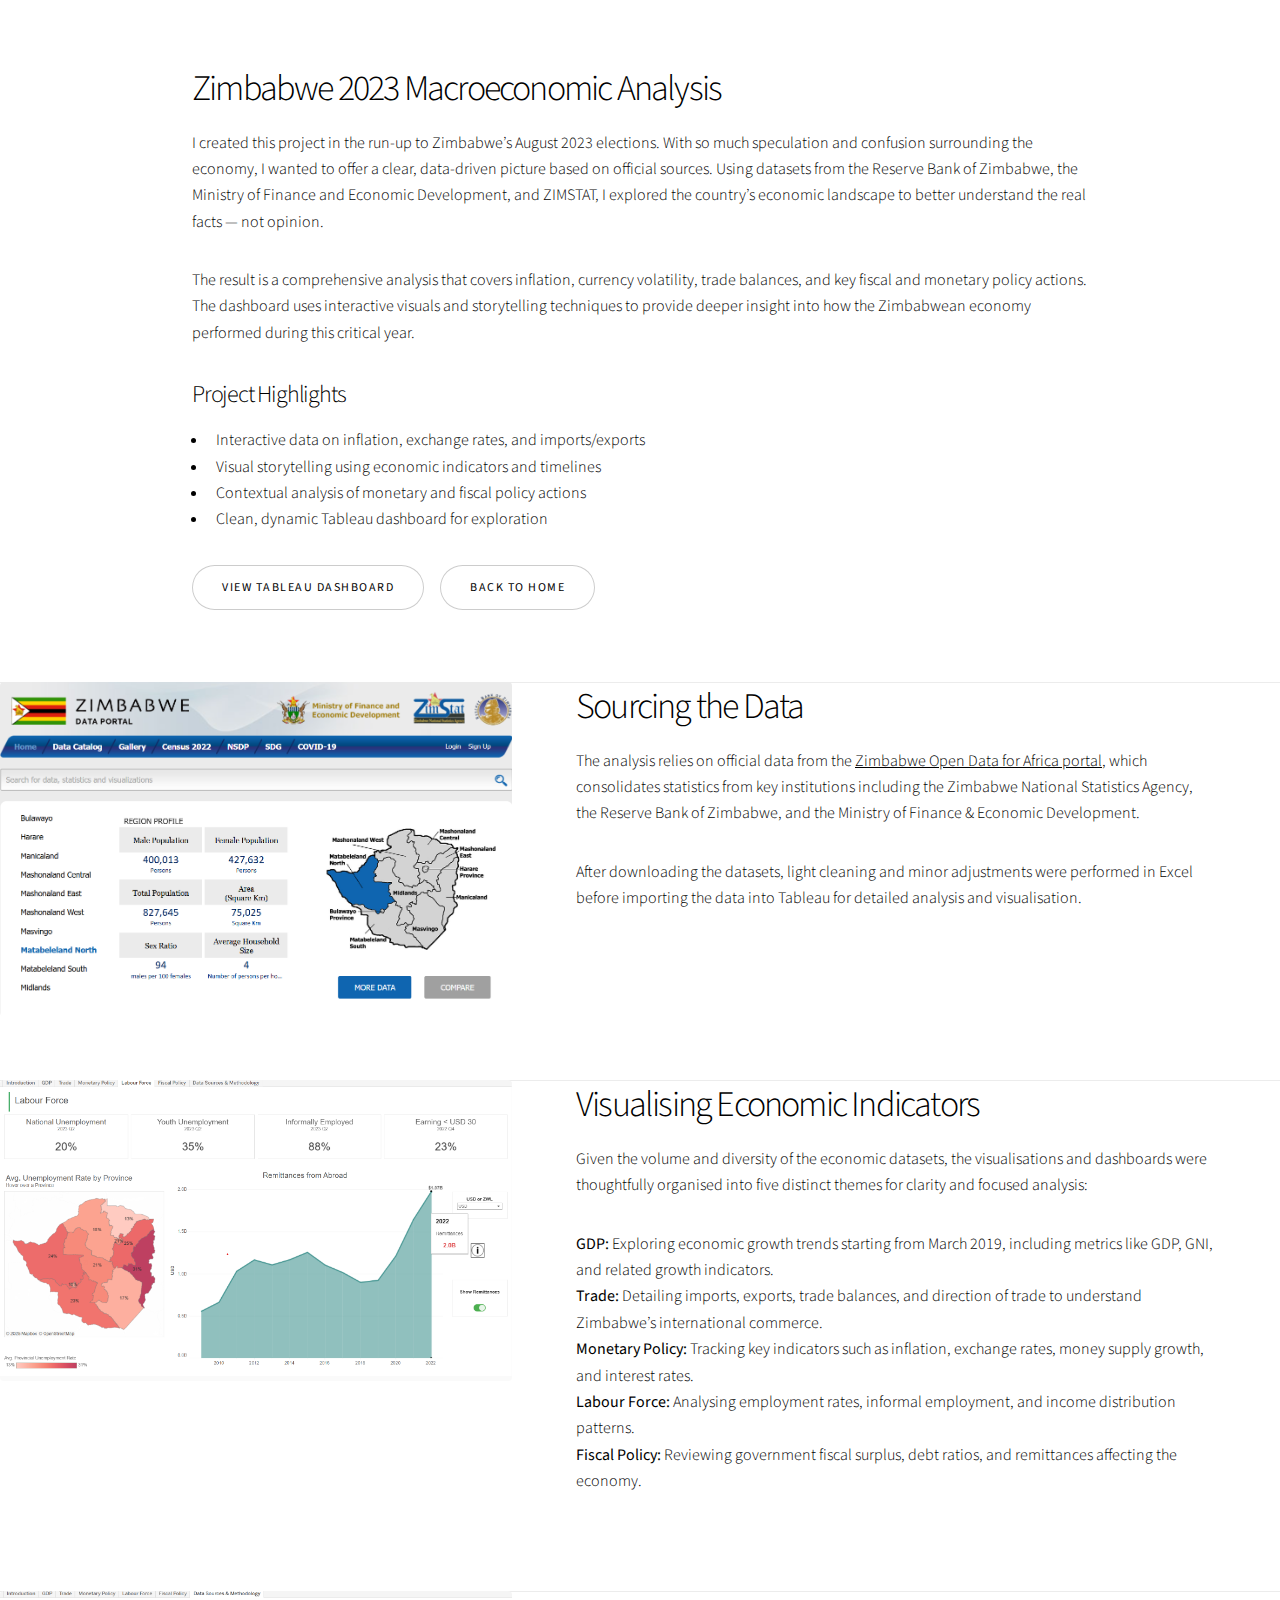
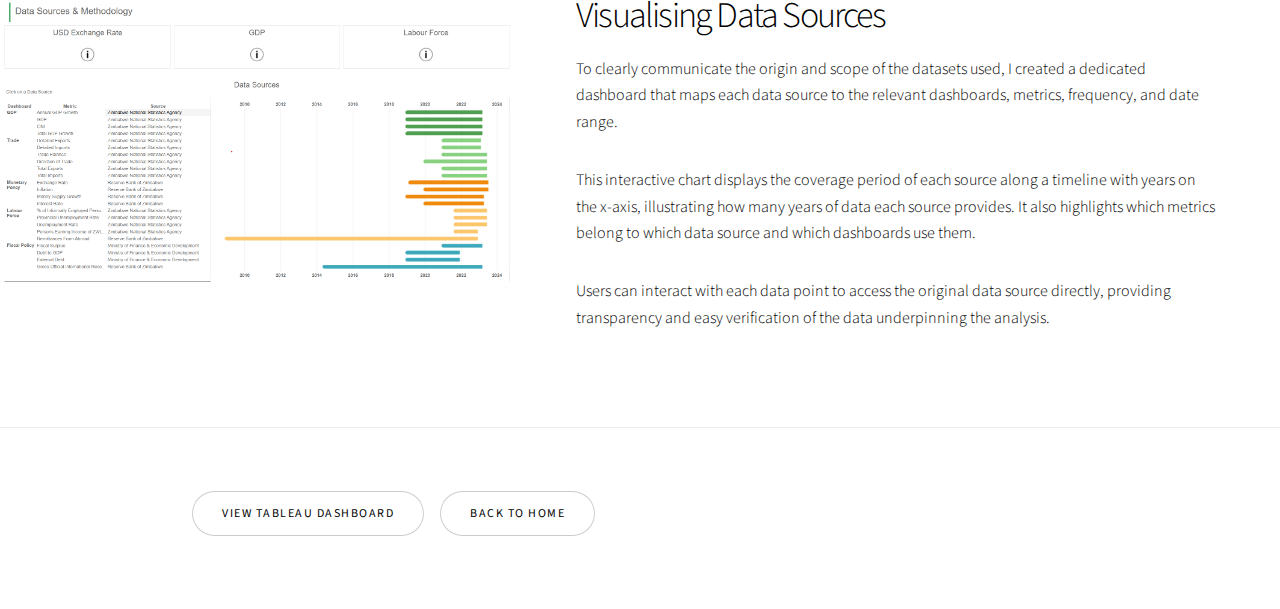
<file: 2023-macroeconomic-analysis.html>
<!DOCTYPE html>
<html lang="en">
<head>
  <meta charset="UTF-8" />
  <meta name="viewport" content="width=device-width, initial-scale=1" />
  <title>Springboks 2023 Rugby World Cup Campaign | Tadiwanashe Mudzongo</title>
  <link rel="stylesheet" href="/assets/css/main.css" />
  <noscript><link rel="stylesheet" href="/assets/css/noscript.css" /></noscript>
</head>
<body class="is-preload">

  <!-- Wrapper -->
  <div id="wrapper" class="divided">

<section class="spotlight style1 orient-top content-align-left image-position-top onscroll-fade-in" id="zimbabwe-macro-analysis">
  <div class="content">
    <h2>Zimbabwe 2023 Macroeconomic Analysis</h2>
    <p>I created this project in the run-up to Zimbabwe’s August 2023 elections. With so much speculation and confusion surrounding the economy, I wanted to offer a clear, data-driven picture based on official sources. Using datasets from the Reserve Bank of Zimbabwe, the Ministry of Finance and Economic Development, and ZIMSTAT, I explored the country’s economic landscape to better understand the real facts — not opinion.</p>
    
    <p>The result is a comprehensive analysis that covers inflation, currency volatility, trade balances, and key fiscal and monetary policy actions. The dashboard uses interactive visuals and storytelling techniques to provide deeper insight into how the Zimbabwean economy performed during this critical year.</p>

    <h3>Project Highlights</h3>
    <ul>
      <li>Interactive data on inflation, exchange rates, and imports/exports</li>
      <li>Visual storytelling using economic indicators and timelines</li>
      <li>Contextual analysis of monetary and fiscal policy actions</li>
      <li>Clean, dynamic Tableau dashboard for exploration</li>
    </ul>

    <ul class="actions">
      <li><a href="https://public.tableau.com/app/profile/tadiwanashe.mudzongo/viz/Zimbabwe2023MacroeconomicAnalysis/Introduction" class="button" target="_blank" rel="noopener">View Tableau Dashboard</a></li>
      <li><a href="../index.html" class="button alt">Back to Home</a></li>
    </ul>
  </div>
</section>






<section id="sourcing-data" class="springboks-spotlight">
  <div class="image">
    <img src="images/methodology.png" alt="Data sourcing and methodology visual" />
  </div>
  <div class="content">
    <h2>Sourcing the Data</h2>
    <p>
      The analysis relies on official data from the <a href="https://zimbabwe.opendataforafrica.org/" target="_blank" rel="noopener">Zimbabwe Open Data for Africa portal</a>, which consolidates statistics from key institutions including the Zimbabwe National Statistics Agency, the Reserve Bank of Zimbabwe, and the Ministry of Finance & Economic Development.  
    </p>
    <p>
      After downloading the datasets, light cleaning and minor adjustments were performed in Excel before importing the data into Tableau for detailed analysis and visualisation.
    </p>
  </div>
</section>





<section id="sourcing-data" class="springboks-spotlight">
  <div class="image">
    <img src="images/remittances-viz.png" alt="Visualising economic indicators dashboard" />
  </div>
  <div class="content">
    <h2>Visualising Economic Indicators</h2>
    <p>
      Given the volume and diversity of the economic datasets, the visualisations and dashboards were thoughtfully organised into five distinct themes for clarity and focused analysis:
    </p>
    <p>
      <strong>GDP:</strong> Exploring economic growth trends starting from March 2019, including metrics like GDP, GNI, and related growth indicators.<br />
      <strong>Trade:</strong> Detailing imports, exports, trade balances, and direction of trade to understand Zimbabwe’s international commerce.<br />
      <strong>Monetary Policy:</strong> Tracking key indicators such as inflation, exchange rates, money supply growth, and interest rates.<br />
      <strong>Labour Force:</strong> Analysing employment rates, informal employment, and income distribution patterns.<br />
      <strong>Fiscal Policy:</strong> Reviewing government fiscal surplus, debt ratios, and remittances affecting the economy.
    </p>
   
  </div>
</section>


<section id="data-sources-visualisation" class="springboks-spotlight">
  <div class="image">
    <img src="images/datasources-methodology.png" alt="Visualisation of data sources and their coverage periods" />
  </div>
  <div class="content">
    <h2>Visualising Data Sources</h2>
    <p>
      To clearly communicate the origin and scope of the datasets used, I created a dedicated dashboard that maps each data source to the relevant dashboards, metrics, frequency, and date range. 
    </p>
    <p>
      This interactive chart displays the coverage period of each source along a timeline with years on the x-axis, illustrating how many years of data each source provides. It also highlights which metrics belong to which data source and which dashboards use them.
    </p>
    <p>
      Users can interact with each data point to access the original data source directly, providing transparency and easy verification of the data underpinning the analysis.
    </p>
  </div>
</section>


<section class="spotlight style1 orient-top content-align-left image-position-top onscroll-fade-in">
  <div class="content" style="padding: 4;">
    <!-- <h2>Key Insights</h2>
    Other words.</p> -->

    <ul class="actions">
      <li><a href="https://public.tableau.com/app/profile/tadiwanashe.mudzongo/viz/Zimbabwe2023MacroeconomicAnalysis/Introduction" class="button" target="_blank" rel="noopener">View Tableau Dashboard</a></li>
      <li><a href="../index.html" class="button alt">Back to Home</a></li>
    </ul>



  <!-- Scripts -->
  <script src="../assets/js/jquery.min.js"></script>
  <script src="../assets/js/jquery.scrollex.min.js"></script>
  <script src="../assets/js/jquery.scrolly.min.js"></script>
  <script src="../assets/js/browser.min.js"></script>
  <script src="../assets/js/breakpoints.min.js"></script>
  <script src="../assets/js/util.js"></script>
  <script src="../assets/js/main.js"></script>

</body>
</html>
</file>
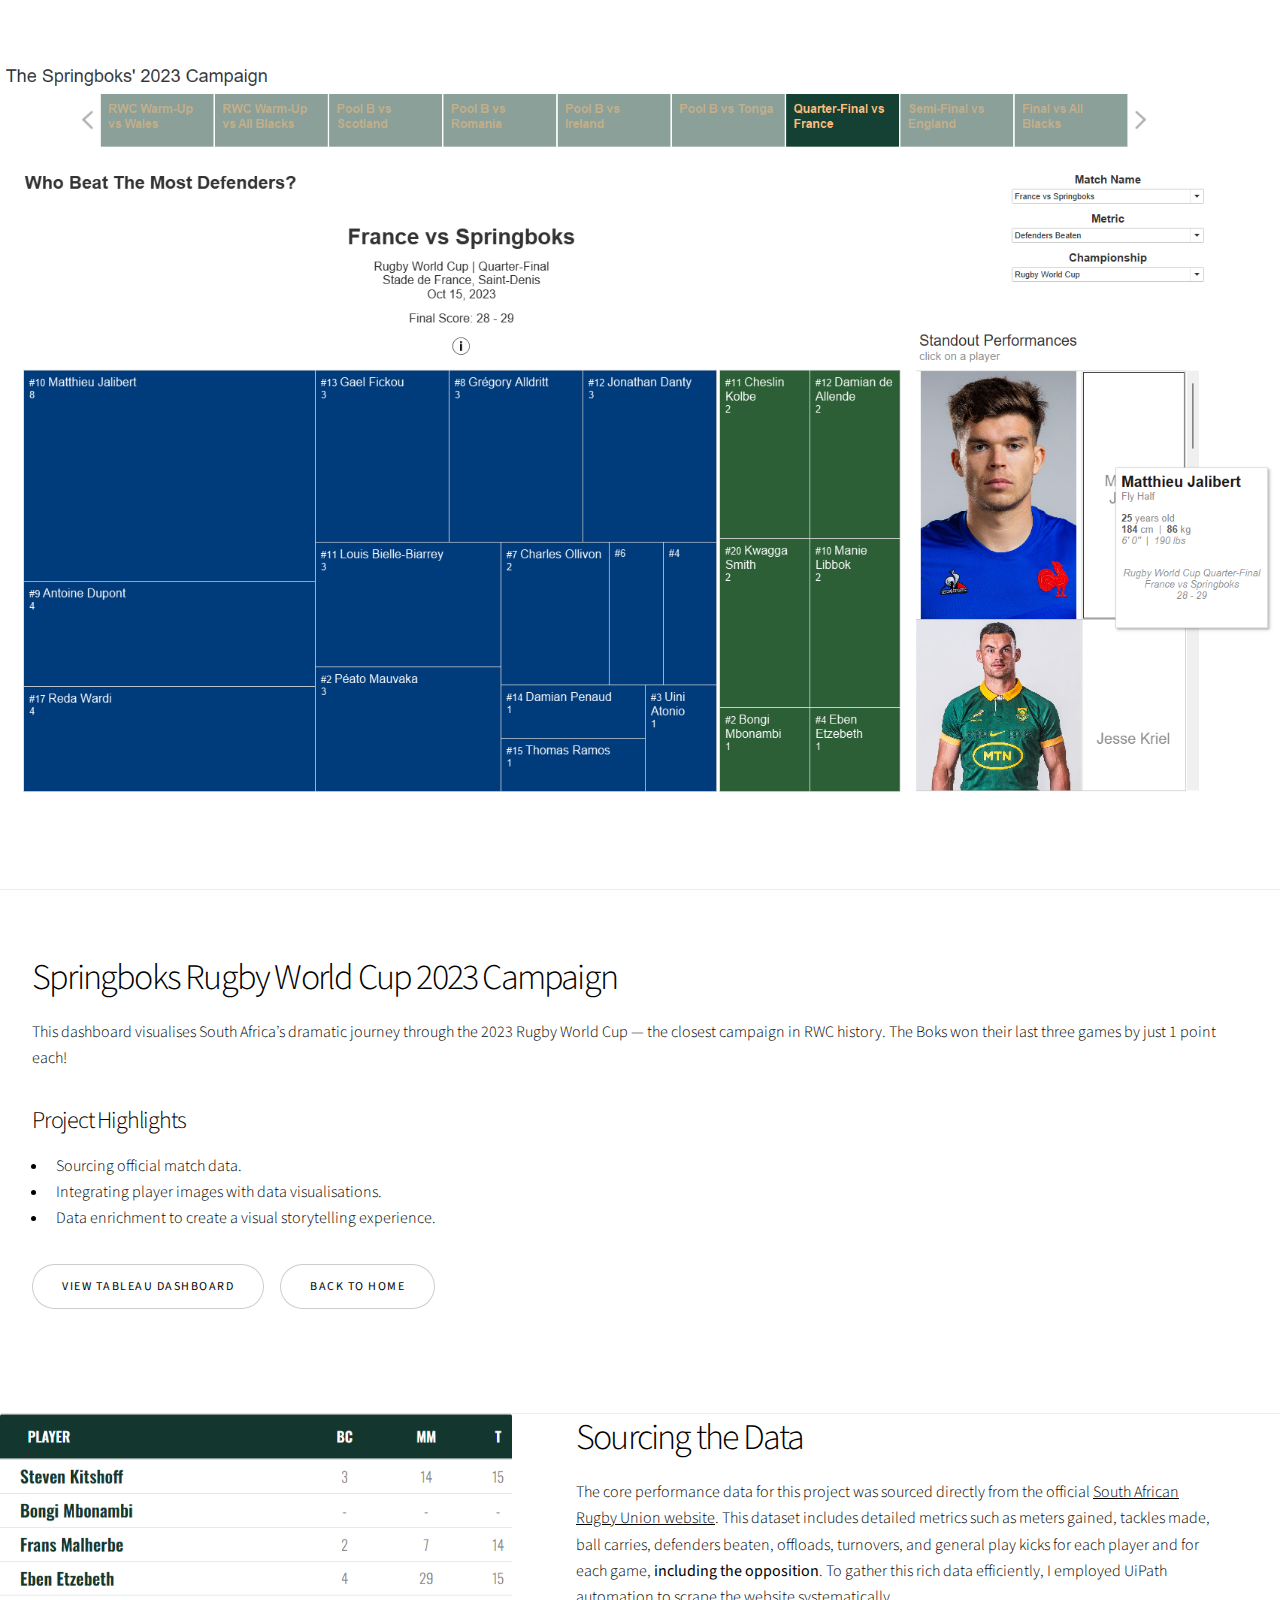
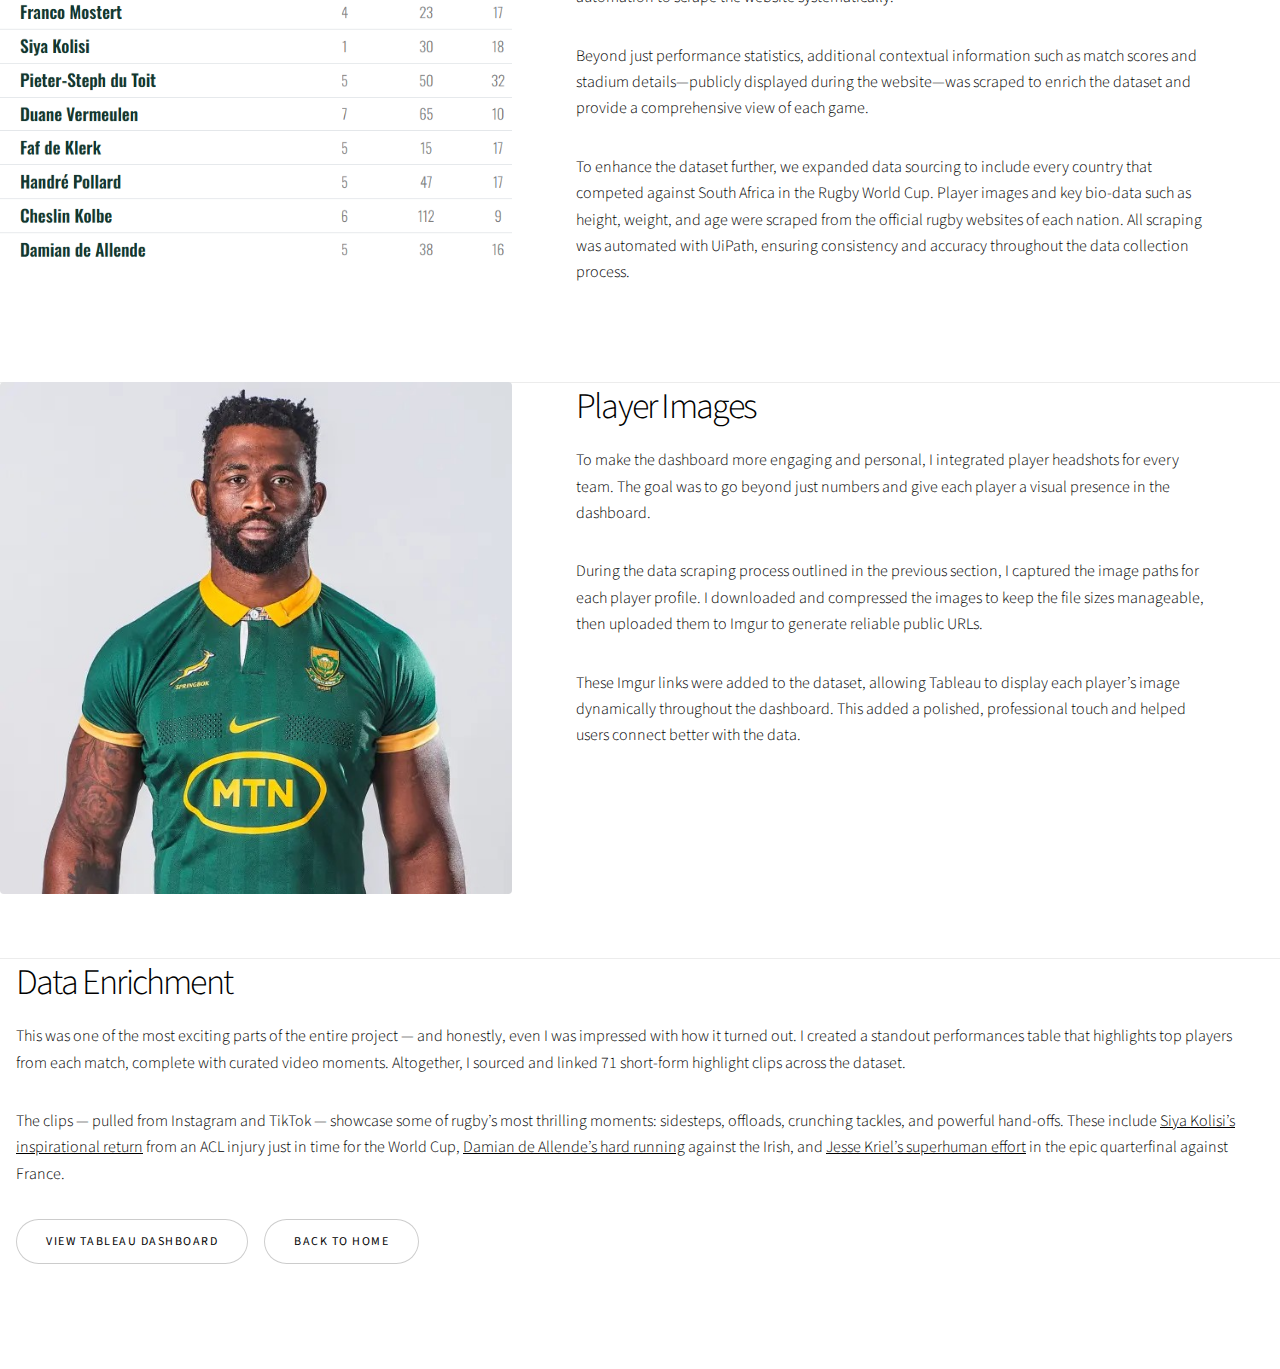
<file: springboks.html>
<!DOCTYPE html>
<html lang="en">
<head>
  <!-- Google tag (gtag.js) -->
<script async src="https://www.googletagmanager.com/gtag/js?id=G-55M4ZB6GXN"></script>
<script>
  window.dataLayer = window.dataLayer || [];
  function gtag(){dataLayer.push(arguments);}
  gtag('js', new Date());

  gtag('config', 'G-55M4ZB6GXN');
</script>
  <meta charset="UTF-8" />
  <meta name="viewport" content="width=device-width, initial-scale=1" />
  <title>Springboks 2023 Rugby World Cup Campaign | Tadiwanashe Mudzongo</title>
  <link rel="stylesheet" href="assets/css/main.css" />
  <noscript><link rel="stylesheet" href="assets/css/noscript.css" /></noscript>
  <link rel="icon" href="favicon.ico" type="image/x-icon" />
</head>
<body class="is-preload">

<!-- Section-specific CSS -->
<style>
  /* Image Section */
  #springboks-image {
    margin: 4rem 0;
  }

  #springboks-image .image-stack {
    width: 100%;
  }

  #springboks-image .image-stack img {
    width: 100%;
    height: auto;
    max-height: 1100px;
    object-fit: contain;
    display: block;
    border-radius: 0;
    box-shadow: none;
  }

  /* Content Section */
  #springboks-content {
    padding: 4rem 2rem;
  }

  #springboks-content .content {
    max-width: 1000px;
    margin: 0 auto;
    text-align: left;
  }

  @media (min-width: 769px) {
    #springboks-content .content {
      margin-left: 0;
    }
  }

  @media (max-width: 768px) {
    #springboks-content {
      padding: 2rem 1rem;
    }

    #springboks-content .content {
      margin-left: auto;
      margin-right: auto;
    }
  }

  
  @media screen and (min-width: 768px) {
    #data-enrichment .content {
      padding-left: 1rem;
      padding-right: 1rem;
    }
  }


</style>

<!-- Wrapper -->
<div id="wrapper" class="divided">

  <!-- Image Section -->
  <section id="springboks-image" class="onload-image-fade-in">
    <div class="image-stack">
      <img src="images/vs-france.png" alt="Springboks RWC Campaign Visualization">
    </div>
  </section>

  <!-- Content Section -->
  <section id="springboks-content" style="display: flex; flex-direction: column; align-items: stretch;">
    <div class="content"  style="width: 100%; max-width: none; flex: 1;">
      <h2>Springboks Rugby World Cup 2023 Campaign</h2>
      <p>This dashboard visualises South Africa’s dramatic journey through the 2023 Rugby World Cup — the closest campaign in RWC history. The Boks won their last three games by just 1 point each!</p>

      <h3>Project Highlights</h3>
      <ul>
        <li>Sourcing official match data.</li>
        <li>Integrating player images with data visualisations.</li>
        <li>Data enrichment to create a visual storytelling experience.</li>
      </ul>

      <ul class="actions">
        <li><a href="https://public.tableau.com/views/SpringboksRWC2023Campaign/MatchTracker" class="button" target="_blank" rel="noopener">View Tableau Dashboard</a></li>
        <li><a href="index.html" class="button alt">Back to Home</a></li>
      </ul>
    </div>
  </section>





  



<section id="sourcing-data" class="springboks-spotlight">

  <div class="image">
    <img src="images/Sourcing Data.png" alt="South African Rugby Union data visualization" />
  </div>
  <div class="content">
    <h2>Sourcing the Data</h2>
    <p>
      The core performance data for this project was sourced directly from the official <a href="https://www.sarugby.co.za/match-centre/" target="_blank" rel="noopener noreferrer">South African Rugby Union website</a>. This dataset includes detailed metrics such as meters gained, tackles made, ball carries, defenders beaten, offloads, turnovers, and general play kicks for each player and for each game, <strong>including the opposition</strong>. To gather this rich data efficiently, I employed UiPath automation to scrape the website systematically.
    </p>
    <p>
      Beyond just performance statistics, additional contextual information such as match scores and stadium details—publicly displayed during the website—was scraped to enrich the dataset and provide a comprehensive view of each game.
    </p>
    <p>
      To enhance the dataset further, we expanded data sourcing to include every country that competed against South Africa in the Rugby World Cup. Player images and key bio-data such as height, weight, and age were scraped from the official rugby websites of each nation. All scraping was automated with UiPath, ensuring consistency and accuracy throughout the data collection process.
    </p>
  </div>
</section>




<section id="sourcing-data" class="springboks-spotlight">
  <div class="image">
    <img src="images/player_profile_image_6sri9q.jpg" alt="Headshot of a rugby player used in the dashboard" />
  </div>
  <div class="content">
    <h2>Player Images</h2>
    <p>To make the dashboard more engaging and personal, I integrated player headshots for every team. The goal was to go beyond just numbers and give each player a visual presence in the dashboard.</p>
    <p>During the data scraping process outlined in the previous section, I captured the image paths for each player profile. I downloaded and compressed the images to keep the file sizes manageable, then uploaded them to Imgur to generate reliable public URLs.</p>
    <p>These Imgur links were added to the dataset, allowing Tableau to display each player’s image dynamically throughout the dashboard. This added a polished, professional touch and helped users connect better with the data.</p>
  </div>
</section>

<section class="springboks-spotlight" id="data-enrichment">
  <div class="content">
    <h2>Data Enrichment</h2>
    <p>This was one of the most exciting parts of the entire project — and honestly, even I was impressed with how it turned out. I created a standout performances table that highlights top players from each match, complete with curated video moments. Altogether, I sourced and linked 71 short-form highlight clips across the dataset.</p>

    <p>The clips — pulled from Instagram and TikTok — showcase some of rugby’s most thrilling moments: sidesteps, offloads, crunching tackles, and powerful hand-offs. These include <a href="https://www.instagram.com/reel/Cw9p6OqtS4J/?utm_source=ig_web_copy_link" target="_blank" rel="noopener">Siya Kolisi’s inspirational return</a> from an ACL injury just in time for the World Cup, <a href="https://www.instagram.com/reel/CxlEBD9Nq05/?utm_source=ig_web_copy_link" target="_blank" rel="noopener">Damian de Allende’s hard running</a> against the Irish, and <a href="https://www.instagram.com/reel/Cygbb6UNUKu/?utm_source=ig_web_copy_link" target="_blank" rel="noopener">Jesse Kriel’s superhuman effort</a> in the epic quarterfinal against France.</p>

    <ul class="actions">
      <li><a href="https://public.tableau.com/app/profile/tadiwanashe.mudzongo/viz/Springboks2023RugbyWorldCupCampaign/TheSpringboks2023Campaign" class="button" target="_blank" rel="noopener">View Tableau Dashboard</a></li>
      <li><a href="index.html" class="button alt">Back to Home</a></li>
    </ul>

    <!-- Instagram Reel Embed -->
    <div class="video-embed" style="margin-top: 2rem; padding: 0;">
      <blockquote class="instagram-media"
        data-instgrm-captioned
        data-instgrm-permalink="https://www.instagram.com/reel/Cw9p6OqtS4J/?utm_source=ig_embed&amp;utm_campaign=loading"
        data-instgrm-version="14"
        style="margin: 0; padding: 0; max-width: 540px; width: 100%; border: none;">
      </blockquote>
    </div>
  </div>
</section>

<script async src="//www.instagram.com/embed.js"></script>





  </div>

  <!-- Scripts -->
  <script src="assets/js/jquery.min.js"></script>
  <script src="assets/js/jquery.scrollex.min.js"></script>
  <script src="assets/js/jquery.scrolly.min.js"></script>
  <script src="assets/js/browser.min.js"></script>
  <script src="assets/js/breakpoints.min.js"></script>
  <script src="assets/js/util.js"></script>
  <script src="assets/js/main.js"></script>
</body>
</html>
</file>
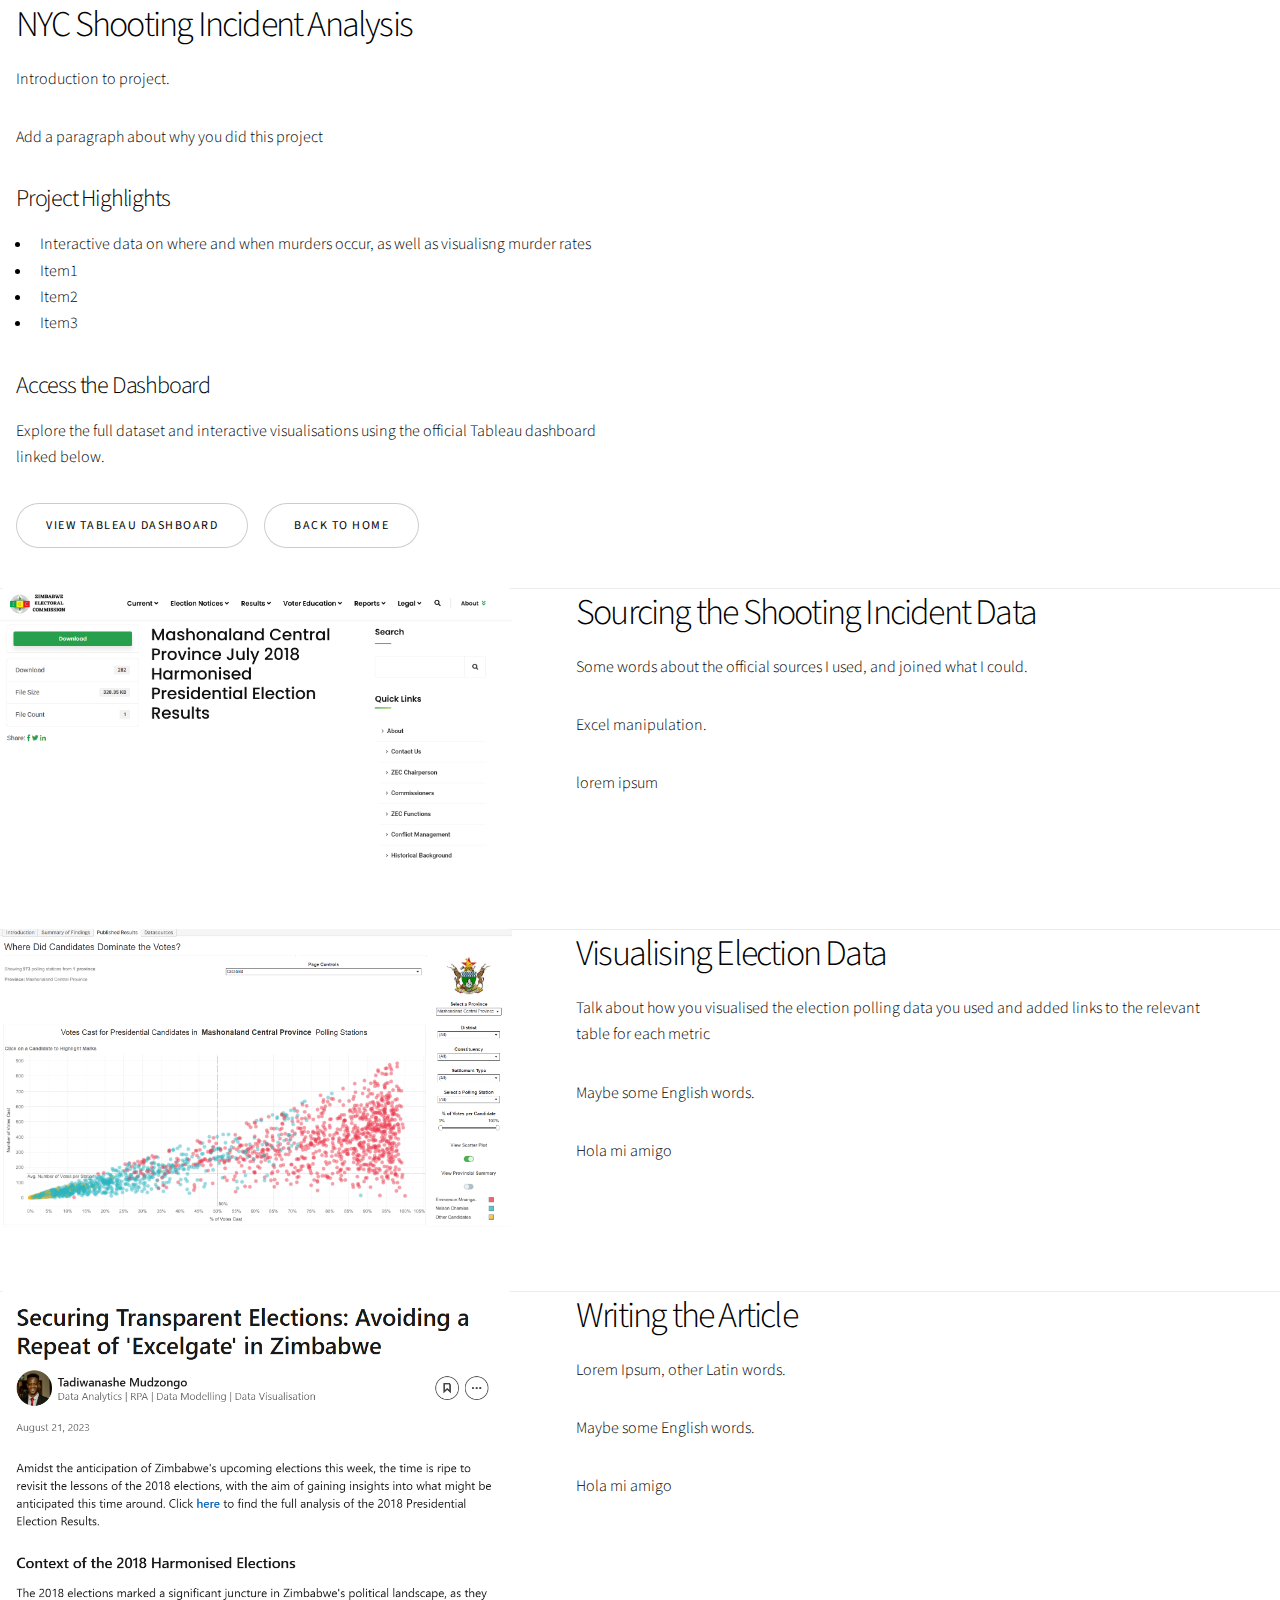
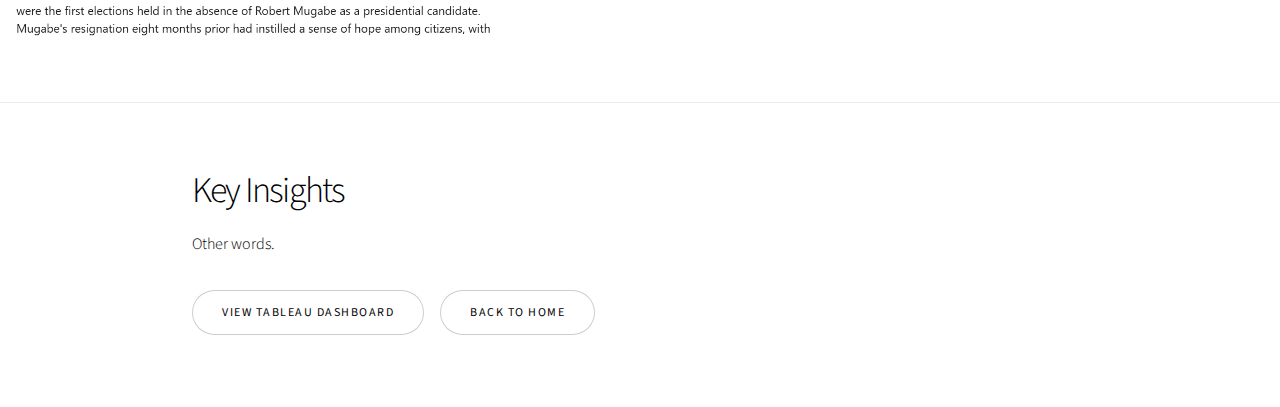
<file: subpage_template.html>
<!DOCTYPE html>
<html lang="en">
<head>
  <meta charset="UTF-8" />
  <meta name="viewport" content="width=device-width, initial-scale=1" />
  <title>Springboks 2023 Rugby World Cup Campaign | Tadiwanashe Mudzongo</title>
  <link rel="stylesheet" href="../assets/css/main.css" />
  <noscript><link rel="stylesheet" href="../assets/css/noscript.css" /></noscript>
 
</head>
<body class="is-preload">

  <!-- Wrapper -->
  <div id="wrapper" class="divided">

<section class="zim-election-spotlight" id="zim-election">

  <!-- <div class="image">
    <img src="images/zimbabwe-elections-2018-posters-1.jpg" alt="Zimbabwe economic analysis visualization" />
  </div>-->
  <div class="content">
    <h2>NYC Shooting Incident Analysis</h2>
    <p>Introduction to project.</p>

    <p>Add a paragraph about why you did this project</p>

    <h3>Project Highlights</h3>
    <ul>
      <li>Interactive data on where and when murders occur, as well as visualisng murder rates</li>
      <li>Item1</li>
      <li>Item2</li>
      <li>Item3</li>
    </ul>

    <h3>Access the Dashboard</h3>
    <p>Explore the full dataset and interactive visualisations using the official Tableau dashboard linked below.</p>

    <ul class="actions">
      <li><a href="https://public.tableau.com/app/profile/tadiwanashe.mudzongo/viz/NYCShootingIncidents2006-2022/Story1" class="button" target="_blank" rel="noopener">View Tableau Dashboard</a></li>
      <li><a href="../index.html" class="button alt">Back to Home</a></li>
    </ul>
  </div>
</section>

<section class="springboks-spotlight" id="sourcing-data">
  <div class="image">
    <img src="images/zec-downloads.png" alt="South African Rugby Union data visualization" />
  </div>
  <div class="content">
    <h2>Sourcing the Shooting Incident Data</h2>
    <p>Some words about the official sources I used, and joined what I could.</p>
    <p>Excel manipulation.</p>
    <p>lorem ipsum</p>
  </div>
</section>


<section class="springboks-spotlight" id="presenting-sources">
  <div class="image">
    <img src="images/election-scatter-plot.png" alt="Visualizing data sources" />
  </div>
  <div class="content">
    <h2>Visualising Election Data</h2>
    <p>Talk about how you visualised the election polling data you used and added links to the relevant table for each metric</p>
    <p>Maybe some English words.</p>
    <p>Hola mi amigo</p>
  </div>
</section>


<section class="springboks-spotlight" id="article-writing">
  <div class="image">
    <img src="images/Writing-the-Article.png" alt="Rugby data graphic" />
  </div>
  <div class="content">
    <h2>Writing the Article</h2>
    <p>Lorem Ipsum, other Latin words.</p>
    <p>Maybe some English words.</p>
    <p>Hola mi amigo</p>
  </div>
</section>



<section class="spotlight style1 orient-top content-align-left image-position-top onscroll-fade-in">
  <div class="content">
    <h2>Key Insights</h2>
    <p>Other words.</p>
    <ul class="actions">
      <li><a href="https://public.tableau.com/app/profile/tadiwanashe.mudzongo/viz/Zimbabwe2023MacroeconomicAnalysis/Introduction" class="button" target="_blank" rel="noopener">View Tableau Dashboard</a></li>
      <li><a href="../index.html" class="button alt">Back to Home</a></li>
    </ul>
  </div>
</section>

  </div>

  <!-- Scripts -->
  <script src="../assets/js/jquery.min.js"></script>
  <script src="../assets/js/jquery.scrollex.min.js"></script>
  <script src="../assets/js/jquery.scrolly.min.js"></script>
  <script src="../assets/js/browser.min.js"></script>
  <script src="../assets/js/breakpoints.min.js"></script>
  <script src="../assets/js/util.js"></script>
  <script src="../assets/js/main.js"></script>
</body>
</html>
</file>
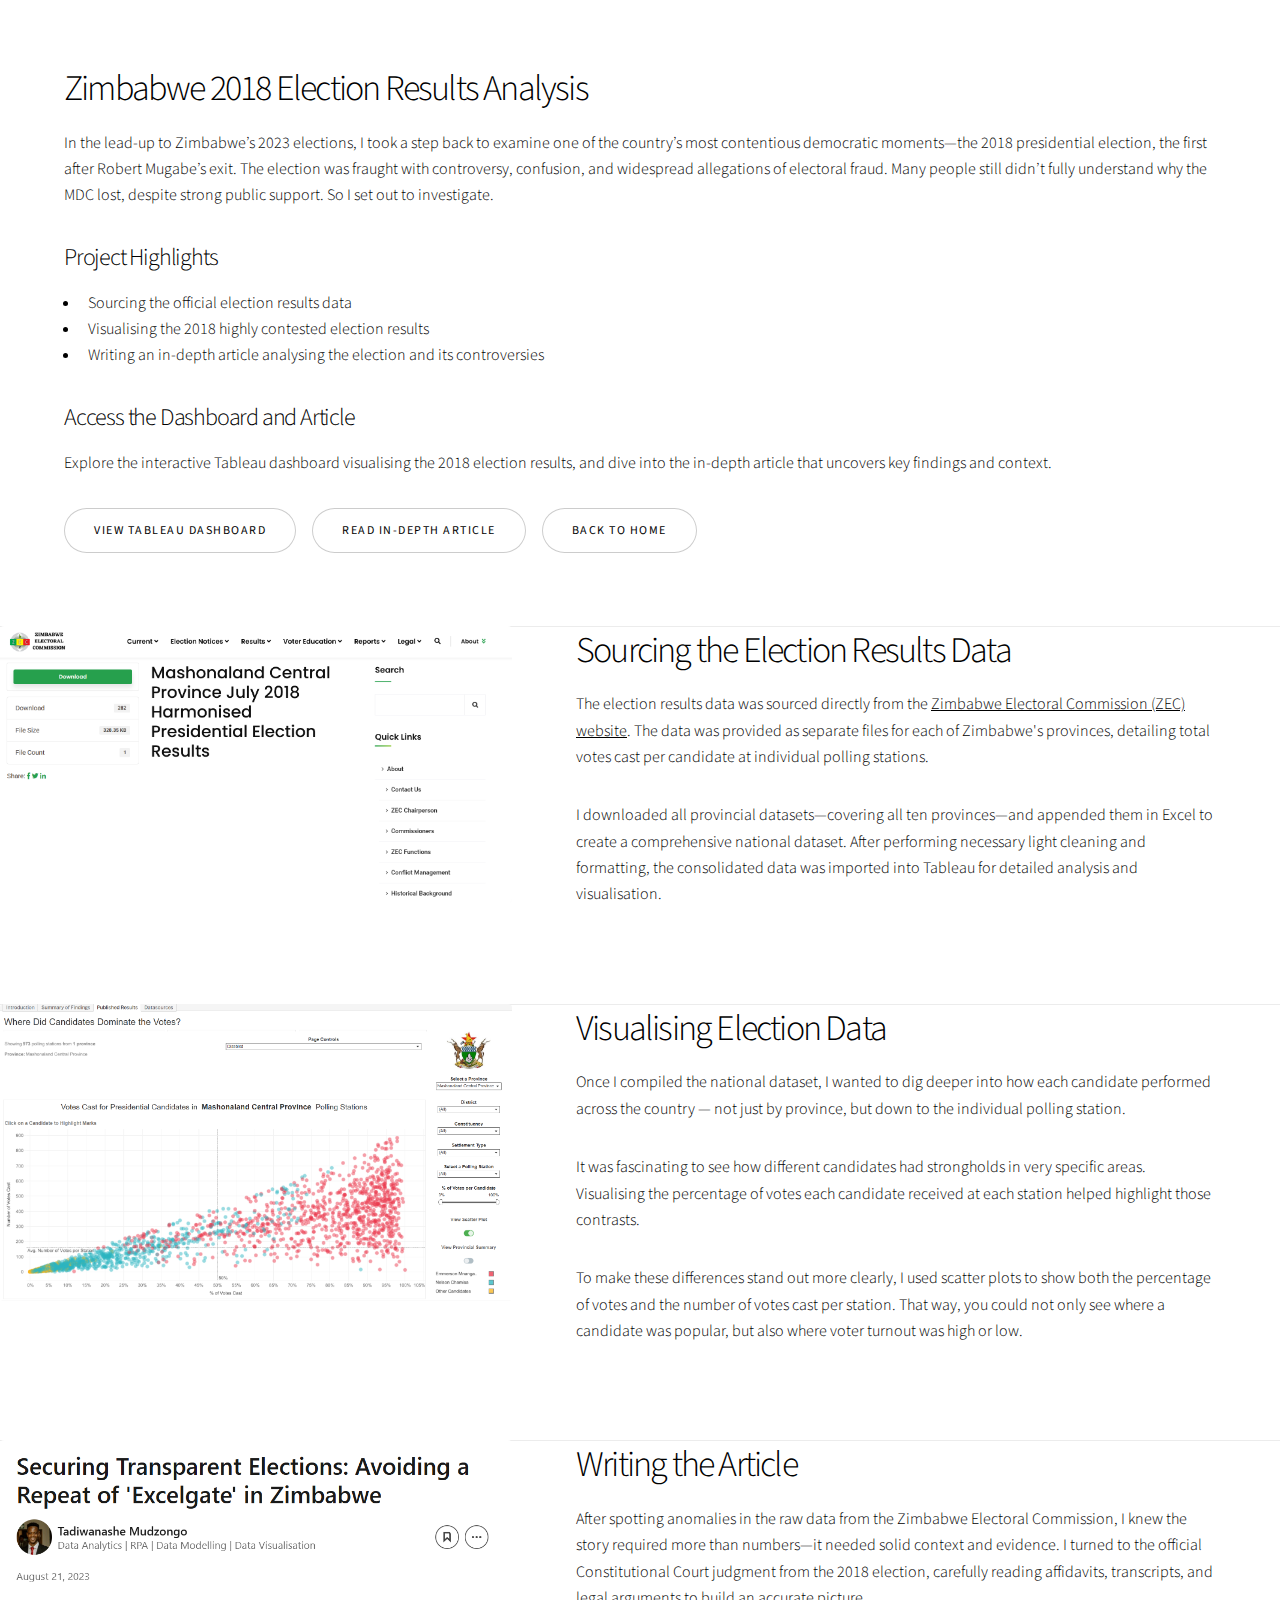
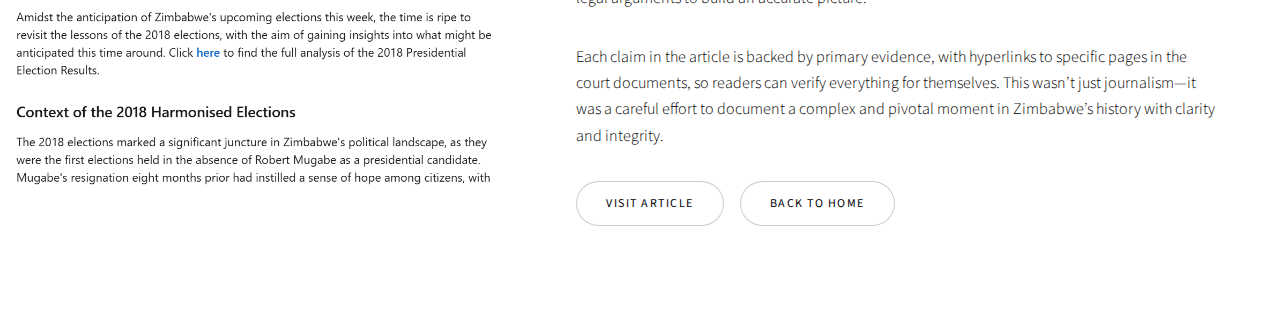
<file: zimbabwe-2018-election-analysis.html>
<!DOCTYPE html>
<html lang="en">
<head>
  <meta charset="UTF-8" />
  <meta name="viewport" content="width=device-width, initial-scale=1" />
  <title>Zimbabwe 2018 Election Results Analysis | Tadiwanashe Mudzongo</title>
  <link rel="stylesheet" href="assets/css/main.css" />
  <noscript><link rel="stylesheet" href="assets/css/noscript.css" /></noscript>
  <link rel="icon" href="favicon.ico" type="image/x-icon" />
 
</head>
<body class="is-preload"> 
  

  <!-- Wrapper -->
  <div id="wrapper" class="divided">



<section class="spotlight style1 orient-left content-align-left image-position-centre onscroll-image-fade-in" id="four" style="display: flex; flex-direction: column; align-items: stretch;">
  <!--
  <div class="image fit">
    <img src="images/article image.png" alt="Zimbabwe economic analysis visualization" />
  </div>
  -->
  <div class="content" style="width: 100%; max-width: none; flex: 1;">
    <h2>Zimbabwe 2018 Election Results Analysis</h2>
    <p>In the lead-up to Zimbabwe’s 2023 elections, I took a step back to examine one of the country’s most contentious democratic moments—the 2018 presidential election, the first after Robert Mugabe’s exit. The election was fraught with controversy, confusion, and widespread allegations of electoral fraud. Many people still didn’t fully understand why the MDC lost, despite strong public support. So I set out to investigate.</p>

    <h3>Project Highlights</h3>
    <ul>
      <li>Sourcing the official election results data</li>
      <li>Visualising the 2018 highly contested election results</li>
      <li>Writing an in-depth article analysing the election and its controversies</li>
    </ul>

    <h3>Access the Dashboard and Article</h3>
    <p>Explore the interactive Tableau dashboard visualising the 2018 election results, and dive into the in-depth article that uncovers key findings and context.</p>

    <ul class="actions">
      <li><a href="https://public.tableau.com/app/profile/tadiwanashe.mudzongo/viz/Zimbabwe2018ElectionResultsAnalysis/PublishedResults" class="button" target="_blank" rel="noopener">View Tableau Dashboard</a></li>
      <li><a href="https://www.linkedin.com/pulse/securing-transparent-elections-avoiding-repeat-tadiwanashe-mudzongo/" class="button" target="_blank" rel="noopener">Read In-depth Article</a></li>
      <li><a href="index.html" class="button alt">Back to Home</a></li>
    </ul>
  </div>
</section>



<section class="springboks-spotlight" id="zec-data-sourcing">
  <div class="image">
    <img src="images/zec-downloads.png" alt="Zimbabwe Electoral Commission data files" />
  </div>
  <div class="content">
    <h2>Sourcing the Election Results Data</h2>
    <p>
      The election results data was sourced directly from the <a href="https://www.zec.org.zw/" target="_blank" rel="noopener">Zimbabwe Electoral Commission (ZEC) website</a>. The data was provided as separate files for each of Zimbabwe's provinces, detailing total votes cast per candidate at individual polling stations.
    </p>
    <p>
      I downloaded all provincial datasets—covering all ten provinces—and appended them in Excel to create a comprehensive national dataset. After performing necessary light cleaning and formatting, the consolidated data was imported into Tableau for detailed analysis and visualisation.
    </p>
  </div>
</section>



<section class="springboks-spotlight" id="presenting-sources">
  <div class="image">
    <img src="images/election-scatter-plot.png" alt="Visualizing election data by polling station" />
  </div>
  <div class="content">
    <h2>Visualising Election Data</h2>
    <p>Once I compiled the national dataset, I wanted to dig deeper into how each candidate performed across the country — not just by province, but down to the individual polling station.</p>

    <p>It was fascinating to see how different candidates had strongholds in very specific areas. Visualising the percentage of votes each candidate received at each station helped highlight those contrasts.</p>

    <p>To make these differences stand out more clearly, I used scatter plots to show both the percentage of votes and the number of votes cast per station. That way, you could not only see where a candidate was popular, but also where voter turnout was high or low.</p>

    
  </div>
</section>



<section class="springboks-spotlight" id="article-writing">
  <div class="image">
    <img src="images/Writing-the-Article.png" alt="Rugby data graphic" />
  </div>
  <div class="content">
    <h2>Writing the Article</h2>
    <p>After spotting anomalies in the raw data from the Zimbabwe Electoral Commission, I knew the story required more than numbers—it needed solid context and evidence. I turned to the official Constitutional Court judgment from the 2018 election, carefully reading affidavits, transcripts, and legal arguments to build an accurate picture.</p>
    <p>Each claim in the article is backed by primary evidence, with hyperlinks to specific pages in the court documents, so readers can verify everything for themselves. This wasn’t just journalism—it was a careful effort to document a complex and pivotal moment in Zimbabwe’s history with clarity and integrity.</p>
  <ul class="actions">
      <li><a href="https://www.linkedin.com/pulse/securing-transparent-elections-avoiding-repeat-tadiwanashe-mudzongo/" class="button" target="_blank" rel="noopener">Visit Article</a></li>
      <li><a href="index.html" class="button alt">Back to Home</a></li>
    </ul>
  </div>
</section>







    
  </div>
</section>

  </div>

  <!-- Scripts -->
  <script src="assets/js/jquery.min.js"></script>
  <script src="assets/js/jquery.scrollex.min.js"></script>
  <script src="assets/js/jquery.scrolly.min.js"></script>
  <script src="assets/js/browser.min.js"></script>
  <script src="assets/js/breakpoints.min.js"></script>
  <script src="assets/js/util.js"></script>
  <script src="assets/js/main.js"></script>
</body>
</html>
</file>
<file: assets/css/noscript.css>
/*
	Story by HTML5 UP
	html5up.net | @ajlkn
	Free for personal and commercial use under the CCA 3.0 license (html5up.net/license)
*/

/* Banner (transitions) */

	.banner.onload-content-fade-up .content {
		-moz-transition: none;
		-webkit-transition: none;
		-ms-transition: none;
		transition: none;
	}

	body.is-preload .banner.onload-content-fade-up .content {
		-moz-transform: none;
		-webkit-transform: none;
		-ms-transform: none;
		transform: none;
		opacity: 1;
	}

	.banner.onload-content-fade-down .content {
		-moz-transition: none;
		-webkit-transition: none;
		-ms-transition: none;
		transition: none;
	}

	body.is-preload .banner.onload-content-fade-down .content {
		-moz-transform: none;
		-webkit-transform: none;
		-ms-transform: none;
		transform: none;
		opacity: 1;
	}

	.banner.onload-content-fade-left .content {
		-moz-transition: none;
		-webkit-transition: none;
		-ms-transition: none;
		transition: none;
	}

	body.is-preload .banner.onload-content-fade-left .content {
		-moz-transform: none;
		-webkit-transform: none;
		-ms-transform: none;
		transform: none;
		opacity: 1;
	}

	.banner.onload-content-fade-right .content {
		-moz-transition: none;
		-webkit-transition: none;
		-ms-transition: none;
		transition: none;
	}

	body.is-preload .banner.onload-content-fade-right .content {
		-moz-transform: none;
		-webkit-transform: none;
		-ms-transform: none;
		transform: none;
		opacity: 1;
	}

	.banner.onload-content-fade-in .content {
		-moz-transition: none;
		-webkit-transition: none;
		-ms-transition: none;
		transition: none;
	}

	body.is-preload .banner.onload-content-fade-in .content {
		-moz-transform: none;
		-webkit-transform: none;
		-ms-transform: none;
		transform: none;
		opacity: 1;
	}

	.banner.onload-image-fade-up .image {
		-moz-transition: none;
		-webkit-transition: none;
		-ms-transition: none;
		transition: none;
	}

		.banner.onload-image-fade-up .image img {
			-moz-transition: none;
			-webkit-transition: none;
			-ms-transition: none;
			transition: none;
		}

	body.is-preload .banner.onload-image-fade-up .image {
		-moz-transform: none;
		-webkit-transform: none;
		-ms-transform: none;
		transform: none;
		opacity: 1;
	}

		body.is-preload .banner.onload-image-fade-up .image img {
			opacity: 1;
		}

	.banner.onload-image-fade-down .image {
		-moz-transition: none;
		-webkit-transition: none;
		-ms-transition: none;
		transition: none;
	}

		.banner.onload-image-fade-down .image img {
			-moz-transition: none;
			-webkit-transition: none;
			-ms-transition: none;
			transition: none;
		}

	body.is-preload .banner.onload-image-fade-down .image {
		-moz-transform: none;
		-webkit-transform: none;
		-ms-transform: none;
		transform: none;
		opacity: 1;
	}

		body.is-preload .banner.onload-image-fade-down .image img {
			opacity: 1;
		}

	.banner.onload-image-fade-left .image {
		-moz-transition: none;
		-webkit-transition: none;
		-ms-transition: none;
		transition: none;
	}

		.banner.onload-image-fade-left .image img {
			-moz-transition: none;
			-webkit-transition: none;
			-ms-transition: none;
			transition: none;
		}

	body.is-preload .banner.onload-image-fade-left .image {
		-moz-transform: none;
		-webkit-transform: none;
		-ms-transform: none;
		transform: none;
		opacity: 1;
	}

		body.is-preload .banner.onload-image-fade-left .image img {
			opacity: 1;
		}

	.banner.onload-image-fade-right .image {
		-moz-transition: none;
		-webkit-transition: none;
		-ms-transition: none;
		transition: none;
	}

		.banner.onload-image-fade-right .image img {
			-moz-transition: none;
			-webkit-transition: none;
			-ms-transition: none;
			transition: none;
		}

	body.is-preload .banner.onload-image-fade-right .image {
		-moz-transform: none;
		-webkit-transform: none;
		-ms-transform: none;
		transform: none;
		opacity: 1;
	}

		body.is-preload .banner.onload-image-fade-right .image img {
			opacity: 1;
		}

	.banner.onload-image-fade-in .image img {
		-moz-transition: none;
		-webkit-transition: none;
		-ms-transition: none;
		transition: none;
	}

	body.is-preload .banner.onload-image-fade-in .image img {
		opacity: 1;
	}

	.banner.onscroll-content-fade-up .content {
		-moz-transition: none;
		-webkit-transition: none;
		-ms-transition: none;
		transition: none;
	}

	.banner.onscroll-content-fade-up.is-inactive .content {
		-moz-transform: none;
		-webkit-transform: none;
		-ms-transform: none;
		transform: none;
		opacity: 1;
	}

	.banner.onscroll-content-fade-down .content {
		-moz-transition: none;
		-webkit-transition: none;
		-ms-transition: none;
		transition: none;
	}

	.banner.onscroll-content-fade-down.is-inactive .content {
		-moz-transform: none;
		-webkit-transform: none;
		-ms-transform: none;
		transform: none;
		opacity: 1;
	}

	.banner.onscroll-content-fade-left .content {
		-moz-transition: none;
		-webkit-transition: none;
		-ms-transition: none;
		transition: none;
	}

	.banner.onscroll-content-fade-left.is-inactive .content {
		-moz-transform: none;
		-webkit-transform: none;
		-ms-transform: none;
		transform: none;
		opacity: 1;
	}

	.banner.onscroll-content-fade-right .content {
		-moz-transition: none;
		-webkit-transition: none;
		-ms-transition: none;
		transition: none;
	}

	.banner.onscroll-content-fade-right.is-inactive .content {
		-moz-transform: none;
		-webkit-transform: none;
		-ms-transform: none;
		transform: none;
		opacity: 1;
	}

	.banner.onscroll-content-fade-in .content {
		-moz-transition: none;
		-webkit-transition: none;
		-ms-transition: none;
		transition: none;
	}

	.banner.onscroll-content-fade-in.is-inactive .content {
		-moz-transform: none;
		-webkit-transform: none;
		-ms-transform: none;
		transform: none;
		opacity: 1;
	}

	.banner.onscroll-image-fade-up .image {
		-moz-transition: none;
		-webkit-transition: none;
		-ms-transition: none;
		transition: none;
	}

		.banner.onscroll-image-fade-up .image img {
			-moz-transition: none;
			-webkit-transition: none;
			-ms-transition: none;
			transition: none;
		}

	.banner.onscroll-image-fade-up.is-inactive .image {
		-moz-transform: none;
		-webkit-transform: none;
		-ms-transform: none;
		transform: none;
		opacity: 1;
	}

		.banner.onscroll-image-fade-up.is-inactive .image img {
			opacity: 1;
		}

	.banner.onscroll-image-fade-down .image {
		-moz-transition: none;
		-webkit-transition: none;
		-ms-transition: none;
		transition: none;
	}

		.banner.onscroll-image-fade-down .image img {
			-moz-transition: none;
			-webkit-transition: none;
			-ms-transition: none;
			transition: none;
		}

	.banner.onscroll-image-fade-down.is-inactive .image {
		-moz-transform: none;
		-webkit-transform: none;
		-ms-transform: none;
		transform: none;
		opacity: 1;
	}

		.banner.onscroll-image-fade-down.is-inactive .image img {
			opacity: 1;
		}

	.banner.onscroll-image-fade-left .image {
		-moz-transition: none;
		-webkit-transition: none;
		-ms-transition: none;
		transition: none;
	}

		.banner.onscroll-image-fade-left .image img {
			-moz-transition: none;
			-webkit-transition: none;
			-ms-transition: none;
			transition: none;
		}

	.banner.onscroll-image-fade-left.is-inactive .image {
		-moz-transform: none;
		-webkit-transform: none;
		-ms-transform: none;
		transform: none;
		opacity: 1;
	}

		.banner.onscroll-image-fade-left.is-inactive .image img {
			opacity: 1;
		}

	.banner.onscroll-image-fade-right .image {
		-moz-transition: none;
		-webkit-transition: none;
		-ms-transition: none;
		transition: none;
	}

		.banner.onscroll-image-fade-right .image img {
			-moz-transition: none;
			-webkit-transition: none;
			-ms-transition: none;
			transition: none;
		}

	.banner.onscroll-image-fade-right.is-inactive .image {
		-moz-transform: none;
		-webkit-transform: none;
		-ms-transform: none;
		transform: none;
		opacity: 1;
	}

		.banner.onscroll-image-fade-right.is-inactive .image img {
			opacity: 1;
		}

	.banner.onscroll-image-fade-in .image img {
		-moz-transition: none;
		-webkit-transition: none;
		-ms-transition: none;
		transition: none;
	}

	.banner.onscroll-image-fade-in.is-inactive .image img {
		opacity: 1;
	}
</file>
<file: assets/css/main.css>
@import url(fontawesome-all.min.css);
@import url("https://fonts.googleapis.com/css?family=Source+Sans+Pro:300,300i,400,400i");

/*
	Story by HTML5 UP
	html5up.net | @ajlkn
	Free for personal and commercial use under the CCA 3.0 license (html5up.net/license)
*/

html, body, div, span, applet, object,
iframe, h1, h2, h3, h4, h5, h6, p, blockquote,
pre, a, abbr, acronym, address, big, cite,
code, del, dfn, em, img, ins, kbd, q, s, samp,
small, strike, strong, sub, sup, tt, var, b,
u, i, center, dl, dt, dd, ol, ul, li, fieldset,
form, label, legend, table, caption, tbody,
tfoot, thead, tr, th, td, article, aside,
canvas, details, embed, figure, figcaption,
footer, header, hgroup, menu, nav, output, ruby,
section, summary, time, mark, audio, video {
	margin: 0;
	padding: 0;
	border: 0;
	font-size: 100%;
	font: inherit;
	vertical-align: baseline;}

article, aside, details, figcaption, figure,
footer, header, hgroup, menu, nav, section {
	display: block;}

body {
	line-height: 1;
}

ol, ul {
	list-style: none;
}

blockquote, q {
	quotes: none;
}

	blockquote:before, blockquote:after, q:before, q:after {
		content: '';
		content: none;
	}

table {
	border-collapse: collapse;
	border-spacing: 0;
}

body {
	-webkit-text-size-adjust: none;
}

mark {
	background-color: transparent;
	color: inherit;
}

input::-moz-focus-inner {
	border: 0;
	padding: 0;
}

input, select, textarea {
	-moz-appearance: none;
	-webkit-appearance: none;
	-ms-appearance: none;
	appearance: none;
}

/* Basic */

	@-ms-viewport {
		width: device-width;
	}

	body {
		-ms-overflow-style: scrollbar;
	}

	@media screen and (max-width: 480px) {

		html, body {
			min-width: 320px;
		}

	}

	html {
		box-sizing: border-box;
	}

	*, *:before, *:after {
		box-sizing: inherit;
	}

	body {
		background: #ffffff;
	}

		body.is-preload *, body.is-preload *:before, body.is-preload *:after {
			-moz-animation: none !important;
			-webkit-animation: none !important;
			-ms-animation: none !important;
			animation: none !important;
			-moz-transition: none !important;
			-webkit-transition: none !important;
			-ms-transition: none !important;
			transition: none !important;
		}

/* Type */

	html {
		font-size: 18pt;
	}

		@media screen and (max-width: 1680px) {

			html {
				font-size: 14pt;
			}

		}

		@media screen and (max-width: 1280px) {

			html {
				font-size: 12pt;
			}

		}

		@media screen and (max-width: 736px) {

			html {
				font-size: 11pt;
			}

		}

		@media screen and (max-width: 360px) {

			html {
				font-size: 10pt;
			}

		}

	body {
		background-color: #ffffff;
		color: #000000;
	}

	body, input, select, textarea {
		font-family: "Source Sans Pro", Helvetica, sans-serif;
		font-size: 1rem;
		font-weight: 300;
		line-height: 1.65;
	}

	a {
		-moz-transition: color 0.2s ease-in-out;
		-webkit-transition: color 0.2s ease-in-out;
		-ms-transition: color 0.2s ease-in-out;
		transition: color 0.2s ease-in-out;
		text-decoration: underline;
	}

		a:hover {
			text-decoration: none;
		}

	strong, b {
		font-weight: 400;
	}

	em, i {
		font-style: italic;
	}

	p {
		margin: 0 0 2rem 0;
	}

		p.major {
			font-size: 1.25rem;
		}

	h1, h2, h3, h4, h5, h6 {
		font-weight: 300;
		line-height: 1.375;
		letter-spacing: -0.05em;
		margin: 0 0 1rem 0;
	}

		h1 a, h2 a, h3 a, h4 a, h5 a, h6 a {
			color: inherit;
			text-decoration: none;
		}

	h1 {
		font-size: 3.5rem;
		line-height: 1.2;
	}

	h2 {
		font-size: 2.25rem;
	}

	h3 {
		font-size: 1.5rem;
	}

	h4 {
		font-size: 1.1rem;
	}

	h5 {
		font-size: 0.9rem;
	}

	h6 {
		font-size: 0.7rem;
	}

	sub {
		font-size: 0.8rem;
		position: relative;
		top: 0.5rem;
	}

	sup {
		font-size: 0.8rem;
		position: relative;
		top: -0.5rem;
	}

	blockquote {
		border-left: solid 4px;
		font-style: italic;
		margin: 0 0 2rem 0;
		padding: 0.5rem 0 0.5rem 2rem;
	}

	code {
		border-radius: 4px;
		font-family: "Courier New", monospace;
		font-size: 0.9em;
		margin: 0 0.25rem;
		padding: 0.25rem 0.325rem;
	}

	pre {
		-webkit-overflow-scrolling: touch;
		font-family: "Courier New", monospace;
		font-size: 0.9em;
		margin: 0 0 2rem 0;
	}

		pre code {
			display: block;
			line-height: 1.5;
			padding: 0.75rem 1rem;
			overflow-x: auto;
		}

	hr {
		border: 0;
		border-bottom: solid 1px;
		margin: 2.5rem 0;
	}

		hr.major {
			margin: 3.5rem 0;
		}

	.align-left {
		text-align: left;
	}

	.align-center {
		text-align: center;
	}

	.align-right {
		text-align: right;
	}

	@media screen and (max-width: 736px) {

		p.major {
			font-size: 1.1rem;
		}

		h1 {
			font-size: 2.5rem;
		}

		h2 {
			font-size: 2rem;
		}

		h3 {
			font-size: 1.25rem;
		}

		h4 {
			font-size: 1rem;
		}

	}

	input, select, textarea {
		color: #000000;
	}

	a {
		color: #000000;
	}

		a:hover {
			color: #47D3E5;
		}

	strong, b {
		color: #000000;
	}

	h1, h2, h3, h4, h5, h6 {
		color: #000000;
	}

	blockquote {
		border-left-color: rgba(0, 0, 0, 0.2);
	}

	code {
		background: rgba(0, 0, 0, 0.05);
		border-color: rgba(0, 0, 0, 0.2);
	}

	hr {
		border-bottom-color: rgba(0, 0, 0, 0.2);
	}

/* Row */

	.row {
		display: flex;
		flex-wrap: wrap;
		box-sizing: border-box;
		align-items: stretch;
	}

		.row > * {
			box-sizing: border-box;
		}

		.row.gtr-uniform > * > :last-child {
			margin-bottom: 0;
		}

		.row.aln-left {
			justify-content: flex-start;
		}

		.row.aln-center {
			justify-content: center;
		}

		.row.aln-right {
			justify-content: flex-end;
		}

		.row.aln-top {
			align-items: flex-start;
		}

		.row.aln-middle {
			align-items: center;
		}

		.row.aln-bottom {
			align-items: flex-end;
		}

		.row > .imp {
			order: -1;
		}

		.row > .col-1 {
			width: 8.33333%;
		}

		.row > .off-1 {
			margin-left: 8.33333%;
		}

		.row > .col-2 {
			width: 16.66667%;
		}

		.row > .off-2 {
			margin-left: 16.66667%;
		}

		.row > .col-3 {
			width: 25%;
		}

		.row > .off-3 {
			margin-left: 25%;
		}

		.row > .col-4 {
			width: 33.33333%;
		}

		.row > .off-4 {
			margin-left: 33.33333%;
		}

		.row > .col-5 {
			width: 41.66667%;
		}

		.row > .off-5 {
			margin-left: 41.66667%;
		}

		.row > .col-6 {
			width: 50%;
		}

		.row > .off-6 {
			margin-left: 50%;
		}

		.row > .col-7 {
			width: 58.33333%;
		}

		.row > .off-7 {
			margin-left: 58.33333%;
		}

		.row > .col-8 {
			width: 66.66667%;
		}

		.row > .off-8 {
			margin-left: 66.66667%;
		}

		.row > .col-9 {
			width: 75%;
		}

		.row > .off-9 {
			margin-left: 75%;
		}

		.row > .col-10 {
			width: 83.33333%;
		}

		.row > .off-10 {
			margin-left: 83.33333%;
		}

		.row > .col-11 {
			width: 91.66667%;
		}

		.row > .off-11 {
			margin-left: 91.66667%;
		}

		.row > .col-12 {
			width: 100%;
		}

		.row > .off-12 {
			margin-left: 100%;
		}

		.row.gtr-0 {
			margin-top: 0;
			margin-left: 0rem;
		}

			.row.gtr-0 > * {
				padding: 0 0 0 0rem;
			}

			.row.gtr-0.gtr-uniform {
				margin-top: 0rem;
			}

				.row.gtr-0.gtr-uniform > * {
					padding-top: 0rem;
				}

		.row.gtr-25 {
			margin-top: 0;
			margin-left: -0.5rem;
		}

			.row.gtr-25 > * {
				padding: 0 0 0 0.5rem;
			}

			.row.gtr-25.gtr-uniform {
				margin-top: -0.5rem;
			}

				.row.gtr-25.gtr-uniform > * {
					padding-top: 0.5rem;
				}

		.row.gtr-50 {
			margin-top: 0;
			margin-left: -1rem;
		}

			.row.gtr-50 > * {
				padding: 0 0 0 1rem;
			}

			.row.gtr-50.gtr-uniform {
				margin-top: -1rem;
			}

				.row.gtr-50.gtr-uniform > * {
					padding-top: 1rem;
				}

		.row {
			margin-top: 0;
			margin-left: -2rem;
		}

			.row > * {
				padding: 0 0 0 2rem;
			}

			.row.gtr-uniform {
				margin-top: -2rem;
			}

				.row.gtr-uniform > * {
					padding-top: 2rem;
				}

		.row.gtr-150 {
			margin-top: 0;
			margin-left: -3rem;
		}

			.row.gtr-150 > * {
				padding: 0 0 0 3rem;
			}

			.row.gtr-150.gtr-uniform {
				margin-top: -3rem;
			}

				.row.gtr-150.gtr-uniform > * {
					padding-top: 3rem;
				}

		.row.gtr-200 {
			margin-top: 0;
			margin-left: -4rem;
		}

			.row.gtr-200 > * {
				padding: 0 0 0 4rem;
			}

			.row.gtr-200.gtr-uniform {
				margin-top: -4rem;
			}

				.row.gtr-200.gtr-uniform > * {
					padding-top: 4rem;
				}

		@media screen and (max-width: 1680px) {

			.row {
				display: flex;
				flex-wrap: wrap;
				box-sizing: border-box;
				align-items: stretch;
			}

				.row > * {
					box-sizing: border-box;
				}

				.row.gtr-uniform > * > :last-child {
					margin-bottom: 0;
				}

				.row.aln-left {
					justify-content: flex-start;
				}

				.row.aln-center {
					justify-content: center;
				}

				.row.aln-right {
					justify-content: flex-end;
				}

				.row.aln-top {
					align-items: flex-start;
				}

				.row.aln-middle {
					align-items: center;
				}

				.row.aln-bottom {
					align-items: flex-end;
				}

				.row > .imp-xlarge {
					order: -1;
				}

				.row > .col-1-xlarge {
					width: 8.33333%;
				}

				.row > .off-1-xlarge {
					margin-left: 8.33333%;
				}

				.row > .col-2-xlarge {
					width: 16.66667%;
				}

				.row > .off-2-xlarge {
					margin-left: 16.66667%;
				}

				.row > .col-3-xlarge {
					width: 25%;
				}

				.row > .off-3-xlarge {
					margin-left: 25%;
				}

				.row > .col-4-xlarge {
					width: 33.33333%;
				}

				.row > .off-4-xlarge {
					margin-left: 33.33333%;
				}

				.row > .col-5-xlarge {
					width: 41.66667%;
				}

				.row > .off-5-xlarge {
					margin-left: 41.66667%;
				}

				.row > .col-6-xlarge {
					width: 50%;
				}

				.row > .off-6-xlarge {
					margin-left: 50%;
				}

				.row > .col-7-xlarge {
					width: 58.33333%;
				}

				.row > .off-7-xlarge {
					margin-left: 58.33333%;
				}

				.row > .col-8-xlarge {
					width: 66.66667%;
				}

				.row > .off-8-xlarge {
					margin-left: 66.66667%;
				}

				.row > .col-9-xlarge {
					width: 75%;
				}

				.row > .off-9-xlarge {
					margin-left: 75%;
				}

				.row > .col-10-xlarge {
					width: 83.33333%;
				}

				.row > .off-10-xlarge {
					margin-left: 83.33333%;
				}

				.row > .col-11-xlarge {
					width: 91.66667%;
				}

				.row > .off-11-xlarge {
					margin-left: 91.66667%;
				}

				.row > .col-12-xlarge {
					width: 100%;
				}

				.row > .off-12-xlarge {
					margin-left: 100%;
				}

				.row.gtr-0 {
					margin-top: 0;
					margin-left: 0rem;
				}

					.row.gtr-0 > * {
						padding: 0 0 0 0rem;
					}

					.row.gtr-0.gtr-uniform {
						margin-top: 0rem;
					}

						.row.gtr-0.gtr-uniform > * {
							padding-top: 0rem;
						}

				.row.gtr-25 {
					margin-top: 0;
					margin-left: -0.5rem;
				}

					.row.gtr-25 > * {
						padding: 0 0 0 0.5rem;
					}

					.row.gtr-25.gtr-uniform {
						margin-top: -0.5rem;
					}

						.row.gtr-25.gtr-uniform > * {
							padding-top: 0.5rem;
						}

				.row.gtr-50 {
					margin-top: 0;
					margin-left: -1rem;
				}

					.row.gtr-50 > * {
						padding: 0 0 0 1rem;
					}

					.row.gtr-50.gtr-uniform {
						margin-top: -1rem;
					}

						.row.gtr-50.gtr-uniform > * {
							padding-top: 1rem;
						}

				.row {
					margin-top: 0;
					margin-left: -2rem;
				}

					.row > * {
						padding: 0 0 0 2rem;
					}

					.row.gtr-uniform {
						margin-top: -2rem;
					}

						.row.gtr-uniform > * {
							padding-top: 2rem;
						}

				.row.gtr-150 {
					margin-top: 0;
					margin-left: -3rem;
				}

					.row.gtr-150 > * {
						padding: 0 0 0 3rem;
					}

					.row.gtr-150.gtr-uniform {
						margin-top: -3rem;
					}

						.row.gtr-150.gtr-uniform > * {
							padding-top: 3rem;
						}

				.row.gtr-200 {
					margin-top: 0;
					margin-left: -4rem;
				}

					.row.gtr-200 > * {
						padding: 0 0 0 4rem;
					}

					.row.gtr-200.gtr-uniform {
						margin-top: -4rem;
					}

						.row.gtr-200.gtr-uniform > * {
							padding-top: 4rem;
						}

		}

		@media screen and (max-width: 1280px) {

			.row {
				display: flex;
				flex-wrap: wrap;
				box-sizing: border-box;
				align-items: stretch;
			}

				.row > * {
					box-sizing: border-box;
				}

				.row.gtr-uniform > * > :last-child {
					margin-bottom: 0;
				}

				.row.aln-left {
					justify-content: flex-start;
				}

				.row.aln-center {
					justify-content: center;
				}

				.row.aln-right {
					justify-content: flex-end;
				}

				.row.aln-top {
					align-items: flex-start;
				}

				.row.aln-middle {
					align-items: center;
				}

				.row.aln-bottom {
					align-items: flex-end;
				}

				.row > .imp-large {
					order: -1;
				}

				.row > .col-1-large {
					width: 8.33333%;
				}

				.row > .off-1-large {
					margin-left: 8.33333%;
				}

				.row > .col-2-large {
					width: 16.66667%;
				}

				.row > .off-2-large {
					margin-left: 16.66667%;
				}

				.row > .col-3-large {
					width: 25%;
				}

				.row > .off-3-large {
					margin-left: 25%;
				}

				.row > .col-4-large {
					width: 33.33333%;
				}

				.row > .off-4-large {
					margin-left: 33.33333%;
				}

				.row > .col-5-large {
					width: 41.66667%;
				}

				.row > .off-5-large {
					margin-left: 41.66667%;
				}

				.row > .col-6-large {
					width: 50%;
				}

				.row > .off-6-large {
					margin-left: 50%;
				}

				.row > .col-7-large {
					width: 58.33333%;
				}

				.row > .off-7-large {
					margin-left: 58.33333%;
				}

				.row > .col-8-large {
					width: 66.66667%;
				}

				.row > .off-8-large {
					margin-left: 66.66667%;
				}

				.row > .col-9-large {
					width: 75%;
				}

				.row > .off-9-large {
					margin-left: 75%;
				}

				.row > .col-10-large {
					width: 83.33333%;
				}

				.row > .off-10-large {
					margin-left: 83.33333%;
				}

				.row > .col-11-large {
					width: 91.66667%;
				}

				.row > .off-11-large {
					margin-left: 91.66667%;
				}

				.row > .col-12-large {
					width: 100%;
				}

				.row > .off-12-large {
					margin-left: 100%;
				}

				.row.gtr-0 {
					margin-top: 0;
					margin-left: 0rem;
				}

					.row.gtr-0 > * {
						padding: 0 0 0 0rem;
					}

					.row.gtr-0.gtr-uniform {
						margin-top: 0rem;
					}

						.row.gtr-0.gtr-uniform > * {
							padding-top: 0rem;
						}

				.row.gtr-25 {
					margin-top: 0;
					margin-left: -0.5rem;
				}

					.row.gtr-25 > * {
						padding: 0 0 0 0.5rem;
					}

					.row.gtr-25.gtr-uniform {
						margin-top: -0.5rem;
					}

						.row.gtr-25.gtr-uniform > * {
							padding-top: 0.5rem;
						}

				.row.gtr-50 {
					margin-top: 0;
					margin-left: -1rem;
				}

					.row.gtr-50 > * {
						padding: 0 0 0 1rem;
					}

					.row.gtr-50.gtr-uniform {
						margin-top: -1rem;
					}

						.row.gtr-50.gtr-uniform > * {
							padding-top: 1rem;
						}

				.row {
					margin-top: 0;
					margin-left: -2rem;
				}

					.row > * {
						padding: 0 0 0 2rem;
					}

					.row.gtr-uniform {
						margin-top: -2rem;
					}

						.row.gtr-uniform > * {
							padding-top: 2rem;
						}

				.row.gtr-150 {
					margin-top: 0;
					margin-left: -3rem;
				}

					.row.gtr-150 > * {
						padding: 0 0 0 3rem;
					}

					.row.gtr-150.gtr-uniform {
						margin-top: -3rem;
					}

						.row.gtr-150.gtr-uniform > * {
							padding-top: 3rem;
						}

				.row.gtr-200 {
					margin-top: 0;
					margin-left: -4rem;
				}

					.row.gtr-200 > * {
						padding: 0 0 0 4rem;
					}

					.row.gtr-200.gtr-uniform {
						margin-top: -4rem;
					}

						.row.gtr-200.gtr-uniform > * {
							padding-top: 4rem;
						}

		}

		@media screen and (max-width: 980px) {

			.row {
				display: flex;
				flex-wrap: wrap;
				box-sizing: border-box;
				align-items: stretch;
			}

				.row > * {
					box-sizing: border-box;
				}

				.row.gtr-uniform > * > :last-child {
					margin-bottom: 0;
				}

				.row.aln-left {
					justify-content: flex-start;
				}

				.row.aln-center {
					justify-content: center;
				}

				.row.aln-right {
					justify-content: flex-end;
				}

				.row.aln-top {
					align-items: flex-start;
				}

				.row.aln-middle {
					align-items: center;
				}

				.row.aln-bottom {
					align-items: flex-end;
				}

				.row > .imp-medium {
					order: -1;
				}

				.row > .col-1-medium {
					width: 8.33333%;
				}

				.row > .off-1-medium {
					margin-left: 8.33333%;
				}

				.row > .col-2-medium {
					width: 16.66667%;
				}

				.row > .off-2-medium {
					margin-left: 16.66667%;
				}

				.row > .col-3-medium {
					width: 25%;
				}

				.row > .off-3-medium {
					margin-left: 25%;
				}

				.row > .col-4-medium {
					width: 33.33333%;
				}

				.row > .off-4-medium {
					margin-left: 33.33333%;
				}

				.row > .col-5-medium {
					width: 41.66667%;
				}

				.row > .off-5-medium {
					margin-left: 41.66667%;
				}

				.row > .col-6-medium {
					width: 50%;
				}

				.row > .off-6-medium {
					margin-left: 50%;
				}

				.row > .col-7-medium {
					width: 58.33333%;
				}

				.row > .off-7-medium {
					margin-left: 58.33333%;
				}

				.row > .col-8-medium {
					width: 66.66667%;
				}

				.row > .off-8-medium {
					margin-left: 66.66667%;
				}

				.row > .col-9-medium {
					width: 75%;
				}

				.row > .off-9-medium {
					margin-left: 75%;
				}

				.row > .col-10-medium {
					width: 83.33333%;
				}

				.row > .off-10-medium {
					margin-left: 83.33333%;
				}

				.row > .col-11-medium {
					width: 91.66667%;
				}

				.row > .off-11-medium {
					margin-left: 91.66667%;
				}

				.row > .col-12-medium {
					width: 100%;
				}

				.row > .off-12-medium {
					margin-left: 100%;
				}

				.row.gtr-0 {
					margin-top: 0;
					margin-left: 0rem;
				}

					.row.gtr-0 > * {
						padding: 0 0 0 0rem;
					}

					.row.gtr-0.gtr-uniform {
						margin-top: 0rem;
					}

						.row.gtr-0.gtr-uniform > * {
							padding-top: 0rem;
						}

				.row.gtr-25 {
					margin-top: 0;
					margin-left: -0.5rem;
				}

					.row.gtr-25 > * {
						padding: 0 0 0 0.5rem;
					}

					.row.gtr-25.gtr-uniform {
						margin-top: -0.5rem;
					}

						.row.gtr-25.gtr-uniform > * {
							padding-top: 0.5rem;
						}

				.row.gtr-50 {
					margin-top: 0;
					margin-left: -1rem;
				}

					.row.gtr-50 > * {
						padding: 0 0 0 1rem;
					}

					.row.gtr-50.gtr-uniform {
						margin-top: -1rem;
					}

						.row.gtr-50.gtr-uniform > * {
							padding-top: 1rem;
						}

				.row {
					margin-top: 0;
					margin-left: -2rem;
				}

					.row > * {
						padding: 0 0 0 2rem;
					}

					.row.gtr-uniform {
						margin-top: -2rem;
					}

						.row.gtr-uniform > * {
							padding-top: 2rem;
						}

				.row.gtr-150 {
					margin-top: 0;
					margin-left: -3rem;
				}

					.row.gtr-150 > * {
						padding: 0 0 0 3rem;
					}

					.row.gtr-150.gtr-uniform {
						margin-top: -3rem;
					}

						.row.gtr-150.gtr-uniform > * {
							padding-top: 3rem;
						}

				.row.gtr-200 {
					margin-top: 0;
					margin-left: -4rem;
				}

					.row.gtr-200 > * {
						padding: 0 0 0 4rem;
					}

					.row.gtr-200.gtr-uniform {
						margin-top: -4rem;
					}

						.row.gtr-200.gtr-uniform > * {
							padding-top: 4rem;
						}

		}

		@media screen and (max-width: 736px) {

			.row {
				display: flex;
				flex-wrap: wrap;
				box-sizing: border-box;
				align-items: stretch;
			}

				.row > * {
					box-sizing: border-box;
				}

				.row.gtr-uniform > * > :last-child {
					margin-bottom: 0;
				}

				.row.aln-left {
					justify-content: flex-start;
				}

				.row.aln-center {
					justify-content: center;
				}

				.row.aln-right {
					justify-content: flex-end;
				}

				.row.aln-top {
					align-items: flex-start;
				}

				.row.aln-middle {
					align-items: center;
				}

				.row.aln-bottom {
					align-items: flex-end;
				}

				.row > .imp-small {
					order: -1;
				}

				.row > .col-1-small {
					width: 8.33333%;
				}

				.row > .off-1-small {
					margin-left: 8.33333%;
				}

				.row > .col-2-small {
					width: 16.66667%;
				}

				.row > .off-2-small {
					margin-left: 16.66667%;
				}

				.row > .col-3-small {
					width: 25%;
				}

				.row > .off-3-small {
					margin-left: 25%;
				}

				.row > .col-4-small {
					width: 33.33333%;
				}

				.row > .off-4-small {
					margin-left: 33.33333%;
				}

				.row > .col-5-small {
					width: 41.66667%;
				}

				.row > .off-5-small {
					margin-left: 41.66667%;
				}

				.row > .col-6-small {
					width: 50%;
				}

				.row > .off-6-small {
					margin-left: 50%;
				}

				.row > .col-7-small {
					width: 58.33333%;
				}

				.row > .off-7-small {
					margin-left: 58.33333%;
				}

				.row > .col-8-small {
					width: 66.66667%;
				}

				.row > .off-8-small {
					margin-left: 66.66667%;
				}

				.row > .col-9-small {
					width: 75%;
				}

				.row > .off-9-small {
					margin-left: 75%;
				}

				.row > .col-10-small {
					width: 83.33333%;
				}

				.row > .off-10-small {
					margin-left: 83.33333%;
				}

				.row > .col-11-small {
					width: 91.66667%;
				}

				.row > .off-11-small {
					margin-left: 91.66667%;
				}

				.row > .col-12-small {
					width: 100%;
				}

				.row > .off-12-small {
					margin-left: 100%;
				}

				.row.gtr-0 {
					margin-top: 0;
					margin-left: 0rem;
				}

					.row.gtr-0 > * {
						padding: 0 0 0 0rem;
					}

					.row.gtr-0.gtr-uniform {
						margin-top: 0rem;
					}

						.row.gtr-0.gtr-uniform > * {
							padding-top: 0rem;
						}

				.row.gtr-25 {
					margin-top: 0;
					margin-left: -0.5rem;
				}

					.row.gtr-25 > * {
						padding: 0 0 0 0.5rem;
					}

					.row.gtr-25.gtr-uniform {
						margin-top: -0.5rem;
					}

						.row.gtr-25.gtr-uniform > * {
							padding-top: 0.5rem;
						}

				.row.gtr-50 {
					margin-top: 0;
					margin-left: -1rem;
				}

					.row.gtr-50 > * {
						padding: 0 0 0 1rem;
					}

					.row.gtr-50.gtr-uniform {
						margin-top: -1rem;
					}

						.row.gtr-50.gtr-uniform > * {
							padding-top: 1rem;
						}

				.row {
					margin-top: 0;
					margin-left: -2rem;
				}

					.row > * {
						padding: 0 0 0 2rem;
					}

					.row.gtr-uniform {
						margin-top: -2rem;
					}

						.row.gtr-uniform > * {
							padding-top: 2rem;
						}

				.row.gtr-150 {
					margin-top: 0;
					margin-left: -3rem;
				}

					.row.gtr-150 > * {
						padding: 0 0 0 3rem;
					}

					.row.gtr-150.gtr-uniform {
						margin-top: -3rem;
					}

						.row.gtr-150.gtr-uniform > * {
							padding-top: 3rem;
						}

				.row.gtr-200 {
					margin-top: 0;
					margin-left: -4rem;
				}

					.row.gtr-200 > * {
						padding: 0 0 0 4rem;
					}

					.row.gtr-200.gtr-uniform {
						margin-top: -4rem;
					}

						.row.gtr-200.gtr-uniform > * {
							padding-top: 4rem;
						}

		}

		@media screen and (max-width: 480px) {

			.row {
				display: flex;
				flex-wrap: wrap;
				box-sizing: border-box;
				align-items: stretch;
			}

				.row > * {
					box-sizing: border-box;
				}

				.row.gtr-uniform > * > :last-child {
					margin-bottom: 0;
				}

				.row.aln-left {
					justify-content: flex-start;
				}

				.row.aln-center {
					justify-content: center;
				}

				.row.aln-right {
					justify-content: flex-end;
				}

				.row.aln-top {
					align-items: flex-start;
				}

				.row.aln-middle {
					align-items: center;
				}

				.row.aln-bottom {
					align-items: flex-end;
				}

				.row > .imp-xsmall {
					order: -1;
				}

				.row > .col-1-xsmall {
					width: 8.33333%;
				}

				.row > .off-1-xsmall {
					margin-left: 8.33333%;
				}

				.row > .col-2-xsmall {
					width: 16.66667%;
				}

				.row > .off-2-xsmall {
					margin-left: 16.66667%;
				}

				.row > .col-3-xsmall {
					width: 25%;
				}

				.row > .off-3-xsmall {
					margin-left: 25%;
				}

				.row > .col-4-xsmall {
					width: 33.33333%;
				}

				.row > .off-4-xsmall {
					margin-left: 33.33333%;
				}

				.row > .col-5-xsmall {
					width: 41.66667%;
				}

				.row > .off-5-xsmall {
					margin-left: 41.66667%;
				}

				.row > .col-6-xsmall {
					width: 50%;
				}

				.row > .off-6-xsmall {
					margin-left: 50%;
				}

				.row > .col-7-xsmall {
					width: 58.33333%;
				}

				.row > .off-7-xsmall {
					margin-left: 58.33333%;
				}

				.row > .col-8-xsmall {
					width: 66.66667%;
				}

				.row > .off-8-xsmall {
					margin-left: 66.66667%;
				}

				.row > .col-9-xsmall {
					width: 75%;
				}

				.row > .off-9-xsmall {
					margin-left: 75%;
				}

				.row > .col-10-xsmall {
					width: 83.33333%;
				}

				.row > .off-10-xsmall {
					margin-left: 83.33333%;
				}

				.row > .col-11-xsmall {
					width: 91.66667%;
				}

				.row > .off-11-xsmall {
					margin-left: 91.66667%;
				}

				.row > .col-12-xsmall {
					width: 100%;
				}

				.row > .off-12-xsmall {
					margin-left: 100%;
				}

				.row.gtr-0 {
					margin-top: 0;
					margin-left: 0rem;
				}

					.row.gtr-0 > * {
						padding: 0 0 0 0rem;
					}

					.row.gtr-0.gtr-uniform {
						margin-top: 0rem;
					}

						.row.gtr-0.gtr-uniform > * {
							padding-top: 0rem;
						}

				.row.gtr-25 {
					margin-top: 0;
					margin-left: -0.5rem;
				}

					.row.gtr-25 > * {
						padding: 0 0 0 0.5rem;
					}

					.row.gtr-25.gtr-uniform {
						margin-top: -0.5rem;
					}

						.row.gtr-25.gtr-uniform > * {
							padding-top: 0.5rem;
						}

				.row.gtr-50 {
					margin-top: 0;
					margin-left: -1rem;
				}

					.row.gtr-50 > * {
						padding: 0 0 0 1rem;
					}

					.row.gtr-50.gtr-uniform {
						margin-top: -1rem;
					}

						.row.gtr-50.gtr-uniform > * {
							padding-top: 1rem;
						}

				.row {
					margin-top: 0;
					margin-left: -2rem;
				}

					.row > * {
						padding: 0 0 0 2rem;
					}

					.row.gtr-uniform {
						margin-top: -2rem;
					}

						.row.gtr-uniform > * {
							padding-top: 2rem;
						}

				.row.gtr-150 {
					margin-top: 0;
					margin-left: -3rem;
				}

					.row.gtr-150 > * {
						padding: 0 0 0 3rem;
					}

					.row.gtr-150.gtr-uniform {
						margin-top: -3rem;
					}

						.row.gtr-150.gtr-uniform > * {
							padding-top: 3rem;
						}

				.row.gtr-200 {
					margin-top: 0;
					margin-left: -4rem;
				}

					.row.gtr-200 > * {
						padding: 0 0 0 4rem;
					}

					.row.gtr-200.gtr-uniform {
						margin-top: -4rem;
					}

						.row.gtr-200.gtr-uniform > * {
							padding-top: 4rem;
						}

		}

		@media screen and (max-width: 360px) {

			.row {
				display: flex;
				flex-wrap: wrap;
				box-sizing: border-box;
				align-items: stretch;
			}

				.row > * {
					box-sizing: border-box;
				}

				.row.gtr-uniform > * > :last-child {
					margin-bottom: 0;
				}

				.row.aln-left {
					justify-content: flex-start;
				}

				.row.aln-center {
					justify-content: center;
				}

				.row.aln-right {
					justify-content: flex-end;
				}

				.row.aln-top {
					align-items: flex-start;
				}

				.row.aln-middle {
					align-items: center;
				}

				.row.aln-bottom {
					align-items: flex-end;
				}

				.row > .imp-xxsmall {
					order: -1;
				}

				.row > .col-1-xxsmall {
					width: 8.33333%;
				}

				.row > .off-1-xxsmall {
					margin-left: 8.33333%;
				}

				.row > .col-2-xxsmall {
					width: 16.66667%;
				}

				.row > .off-2-xxsmall {
					margin-left: 16.66667%;
				}

				.row > .col-3-xxsmall {
					width: 25%;
				}

				.row > .off-3-xxsmall {
					margin-left: 25%;
				}

				.row > .col-4-xxsmall {
					width: 33.33333%;
				}

				.row > .off-4-xxsmall {
					margin-left: 33.33333%;
				}

				.row > .col-5-xxsmall {
					width: 41.66667%;
				}

				.row > .off-5-xxsmall {
					margin-left: 41.66667%;
				}

				.row > .col-6-xxsmall {
					width: 50%;
				}

				.row > .off-6-xxsmall {
					margin-left: 50%;
				}

				.row > .col-7-xxsmall {
					width: 58.33333%;
				}

				.row > .off-7-xxsmall {
					margin-left: 58.33333%;
				}

				.row > .col-8-xxsmall {
					width: 66.66667%;
				}

				.row > .off-8-xxsmall {
					margin-left: 66.66667%;
				}

				.row > .col-9-xxsmall {
					width: 75%;
				}

				.row > .off-9-xxsmall {
					margin-left: 75%;
				}

				.row > .col-10-xxsmall {
					width: 83.33333%;
				}

				.row > .off-10-xxsmall {
					margin-left: 83.33333%;
				}

				.row > .col-11-xxsmall {
					width: 91.66667%;
				}

				.row > .off-11-xxsmall {
					margin-left: 91.66667%;
				}

				.row > .col-12-xxsmall {
					width: 100%;
				}

				.row > .off-12-xxsmall {
					margin-left: 100%;
				}

				.row.gtr-0 {
					margin-top: 0;
					margin-left: 0rem;
				}

					.row.gtr-0 > * {
						padding: 0 0 0 0rem;
					}

					.row.gtr-0.gtr-uniform {
						margin-top: 0rem;
					}

						.row.gtr-0.gtr-uniform > * {
							padding-top: 0rem;
						}

				.row.gtr-25 {
					margin-top: 0;
					margin-left: -0.5rem;
				}

					.row.gtr-25 > * {
						padding: 0 0 0 0.5rem;
					}

					.row.gtr-25.gtr-uniform {
						margin-top: -0.5rem;
					}

						.row.gtr-25.gtr-uniform > * {
							padding-top: 0.5rem;
						}

				.row.gtr-50 {
					margin-top: 0;
					margin-left: -1rem;
				}

					.row.gtr-50 > * {
						padding: 0 0 0 1rem;
					}

					.row.gtr-50.gtr-uniform {
						margin-top: -1rem;
					}

						.row.gtr-50.gtr-uniform > * {
							padding-top: 1rem;
						}

				.row {
					margin-top: 0;
					margin-left: -2rem;
				}

					.row > * {
						padding: 0 0 0 2rem;
					}

					.row.gtr-uniform {
						margin-top: -2rem;
					}

						.row.gtr-uniform > * {
							padding-top: 2rem;
						}

				.row.gtr-150 {
					margin-top: 0;
					margin-left: -3rem;
				}

					.row.gtr-150 > * {
						padding: 0 0 0 3rem;
					}

					.row.gtr-150.gtr-uniform {
						margin-top: -3rem;
					}

						.row.gtr-150.gtr-uniform > * {
							padding-top: 3rem;
						}

				.row.gtr-200 {
					margin-top: 0;
					margin-left: -4rem;
				}

					.row.gtr-200 > * {
						padding: 0 0 0 4rem;
					}

					.row.gtr-200.gtr-uniform {
						margin-top: -4rem;
					}

						.row.gtr-200.gtr-uniform > * {
							padding-top: 4rem;
						}

		}

/* Box */

	.box {
		border-radius: 4px;
		border: solid 1px;
		margin-bottom: 2rem;
		padding: 1.5rem;
	}

		.box > :last-child,
		.box > :last-child > :last-child,
		.box > :last-child > :last-child > :last-child {
			margin-bottom: 0;
		}

		.box.alt {
			border: 0;
			border-radius: 0;
			padding: 0;
		}

	.box {
		border-color: rgba(0, 0, 0, 0.2);
	}

/* Button */

	input[type="submit"],
	input[type="reset"],
	input[type="button"],
	button,
	.button {
		-moz-appearance: none;
		-webkit-appearance: none;
		-ms-appearance: none;
		appearance: none;
		-moz-transition: background-color 0.2s ease-in-out, box-shadow 0.2s ease-in-out, color 0.2s ease-in-out;
		-webkit-transition: background-color 0.2s ease-in-out, box-shadow 0.2s ease-in-out, color 0.2s ease-in-out;
		-ms-transition: background-color 0.2s ease-in-out, box-shadow 0.2s ease-in-out, color 0.2s ease-in-out;
		transition: background-color 0.2s ease-in-out, box-shadow 0.2s ease-in-out, color 0.2s ease-in-out;
		border: 0;
		cursor: pointer;
		display: inline-block;
		font-weight: 400;
		letter-spacing: 0.125em;
		text-align: center;
		text-decoration: none;
		text-transform: uppercase;
		white-space: nowrap;
		font-size: 0.75rem;
		max-width: 20rem;
		height: 3.75em;
		line-height: 3.75em;
		border-radius: 3.75em;
		padding: 0 2.5em;
		text-overflow: ellipsis;
		overflow: hidden;
	}

		input[type="submit"].icon:before,
		input[type="reset"].icon:before,
		input[type="button"].icon:before,
		button.icon:before,
		.button.icon:before {
			margin-right: 0.5rem;
		}

		input[type="submit"].fit,
		input[type="reset"].fit,
		input[type="button"].fit,
		button.fit,
		.button.fit {
			width: 100%;
		}

		input[type="submit"].small,
		input[type="reset"].small,
		input[type="button"].small,
		button.small,
		.button.small {
			font-size: 0.6rem;
			height: 3.325em;
			line-height: 3.325em;
			border-radius: 3.325em;
			padding: 0 2em;
		}

		input[type="submit"].large,
		input[type="reset"].large,
		input[type="button"].large,
		button.large,
		.button.large {
			font-size: 0.8rem;
			height: 4em;
			line-height: 4em;
			border-radius: 4em;
			padding: 0 3em;
		}

		input[type="submit"].wide,
		input[type="reset"].wide,
		input[type="button"].wide,
		button.wide,
		.button.wide {
			min-width: 14em;
		}

		input[type="submit"].disabled, input[type="submit"]:disabled,
		input[type="reset"].disabled,
		input[type="reset"]:disabled,
		input[type="button"].disabled,
		input[type="button"]:disabled,
		button.disabled,
		button:disabled,
		.button.disabled,
		.button:disabled {
			pointer-events: none;
			opacity: 0.25;
		}

	input[type="submit"],
	input[type="reset"],
	input[type="button"],
	button,
	.button {
		background-color: transparent;
		box-shadow: inset 0 0 0 1px rgba(0, 0, 0, 0.2);
		color: #000000 !important;
	}

		input[type="submit"]:hover,
		input[type="reset"]:hover,
		input[type="button"]:hover,
		button:hover,
		.button:hover {
			box-shadow: inset 0 0 0 1px #47D3E5;
			color: #47D3E5 !important;
		}

		input[type="submit"]:active,
		input[type="reset"]:active,
		input[type="button"]:active,
		button:active,
		.button:active {
			background-color: rgba(71, 211, 229, 0.2);
			box-shadow: inset 0 0 0 1px #47D3E5;
			color: #47D3E5 !important;
		}

		input[type="submit"].primary,
		input[type="reset"].primary,
		input[type="button"].primary,
		button.primary,
		.button.primary {
			background-color: #000000;
			box-shadow: none;
			color: #ffffff !important;
		}

			input[type="submit"].primary:hover,
			input[type="reset"].primary:hover,
			input[type="button"].primary:hover,
			button.primary:hover,
			.button.primary:hover {
				background-color: #47D3E5;
			}

			input[type="submit"].primary:active,
			input[type="reset"].primary:active,
			input[type="button"].primary:active,
			button.primary:active,
			.button.primary:active {
				background-color: #1ebdd1;
			}

/* Form */

	form {
		margin: 0 0 2rem 0;
	}

		form > :last-child {
			margin-bottom: 0;
		}

		form > .fields {
			display: -moz-flex;
			display: -webkit-flex;
			display: -ms-flex;
			display: flex;
			-moz-flex-wrap: wrap;
			-webkit-flex-wrap: wrap;
			-ms-flex-wrap: wrap;
			flex-wrap: wrap;
			width: calc(100% + 3rem);
			margin: -1.5rem 0 2rem -1.5rem;
		}

			form > .fields > .field {
				-moz-flex-grow: 0;
				-webkit-flex-grow: 0;
				-ms-flex-grow: 0;
				flex-grow: 0;
				-moz-flex-shrink: 0;
				-webkit-flex-shrink: 0;
				-ms-flex-shrink: 0;
				flex-shrink: 0;
				padding: 1.5rem 0 0 1.5rem;
				width: calc(100% - 1.5rem);
			}

				form > .fields > .field.half {
					width: calc(50% - 0.75rem);
				}

				form > .fields > .field.third {
					width: calc(100%/3 - 0.5rem);
				}

				form > .fields > .field.quarter {
					width: calc(25% - 0.375rem);
				}

		@media screen and (max-width: 480px) {

			form > .fields {
				width: calc(100% + 3rem);
				margin: -1.5rem 0 2rem -1.5rem;
			}

				form > .fields > .field {
					padding: 1.5rem 0 0 1.5rem;
					width: calc(100% - 1.5rem);
				}

					form > .fields > .field.half {
						width: calc(100% - 1.5rem);
					}

					form > .fields > .field.third {
						width: calc(100% - 1.5rem);
					}

					form > .fields > .field.quarter {
						width: calc(100% - 1.5rem);
					}

		}

	label {
		display: block;
		font-size: 0.9rem;
		font-weight: 400;
		margin: 0 0 1rem 0;
	}

	input[type="text"],
	input[type="password"],
	input[type="email"],
	input[type="tel"],
	input[type="search"],
	input[type="url"],
	select,
	textarea {
		-moz-appearance: none;
		-webkit-appearance: none;
		-ms-appearance: none;
		appearance: none;
		background-color: transparent;
		border-radius: 4px;
		border: none;
		border: solid 1px;
		color: inherit;
		display: block;
		outline: 0;
		padding: 0 0.825rem;
		text-decoration: none;
		width: 100%;
	}

		input[type="text"]:invalid,
		input[type="password"]:invalid,
		input[type="email"]:invalid,
		input[type="tel"]:invalid,
		input[type="search"]:invalid,
		input[type="url"]:invalid,
		select:invalid,
		textarea:invalid {
			box-shadow: none;
		}

	select {
		background-size: 1.25rem;
		background-repeat: no-repeat;
		background-position: calc(100% - 1rem) center;
		height: 2.75rem;
		padding-right: 2.75rem;
		text-overflow: ellipsis;
	}

		select:focus::-ms-value {
			background-color: transparent;
		}

		select::-ms-expand {
			display: none;
		}

	input[type="text"],
	input[type="password"],
	input[type="email"],
	input[type="tel"],
	input[type="search"],
	input[type="url"],
	select {
		height: 2.75rem;
	}

	textarea {
		padding: 0.75rem 1rem;
	}

	input[type="checkbox"],
	input[type="radio"] {
		-moz-appearance: none;
		-webkit-appearance: none;
		-ms-appearance: none;
		appearance: none;
		display: block;
		float: left;
		margin-right: -2rem;
		opacity: 0;
		width: 1rem;
		z-index: -1;
	}

		input[type="checkbox"] + label,
		input[type="radio"] + label {
			text-decoration: none;
			-moz-user-select: none;
			-webkit-user-select: none;
			-ms-user-select: none;
			user-select: none;
			cursor: pointer;
			display: inline-block;
			font-size: 1rem;
			font-weight: 300;
			padding-left: 2.4rem;
			padding-right: 0.75rem;
			position: relative;
			margin-bottom: 0;
		}

			input[type="checkbox"] + label:before,
			input[type="radio"] + label:before {
				-moz-osx-font-smoothing: grayscale;
				-webkit-font-smoothing: antialiased;
				display: inline-block;
				font-style: normal;
				font-variant: normal;
				text-rendering: auto;
				line-height: 1;
				text-transform: none !important;
				font-family: 'Font Awesome 5 Free';
				font-weight: 900;
			}

			input[type="checkbox"] + label:before,
			input[type="radio"] + label:before {
				border-radius: 4px;
				border: solid 1px;
				content: '';
				display: inline-block;
				font-size: 0.8rem;
				height: 1.65rem;
				left: 0;
				line-height: 1.65rem;
				position: absolute;
				text-align: center;
				top: 0;
				width: 1.65rem;
			}

		input[type="checkbox"]:checked + label:before,
		input[type="radio"]:checked + label:before {
			content: '\f00c';
		}

	input[type="checkbox"] + label:before {
		border-radius: 4px;
	}

	input[type="radio"] + label:before {
		border-radius: 100%;
	}

	::-webkit-input-placeholder {
		opacity: 1.0;
	}

	:-moz-placeholder {
		opacity: 1.0;
	}

	::-moz-placeholder {
		opacity: 1.0;
	}

	:-ms-input-placeholder {
		opacity: 1.0;
	}

	label {
		color: #000000;
	}

	input[type="text"],
	input[type="password"],
	input[type="email"],
	input[type="tel"],
	input[type="search"],
	input[type="url"],
	select,
	textarea {
		border-color: rgba(0, 0, 0, 0.2);
	}

		input[type="text"]:focus,
		input[type="password"]:focus,
		input[type="email"]:focus,
		input[type="tel"]:focus,
		input[type="search"]:focus,
		input[type="url"]:focus,
		select:focus,
		textarea:focus {
			border-color: #47D3E5;
			box-shadow: 0 0 0 1px #47D3E5;
		}

	select {
		background-image: url("data:image/svg+xml;charset=utf8,%3Csvg xmlns='http://www.w3.org/2000/svg' width='40' height='40' preserveAspectRatio='none' viewBox='0 0 40 40'%3E%3Cpath d='M9.4,12.3l10.4,10.4l10.4-10.4c0.2-0.2,0.5-0.4,0.9-0.4c0.3,0,0.6,0.1,0.9,0.4l3.3,3.3c0.2,0.2,0.4,0.5,0.4,0.9 c0,0.4-0.1,0.6-0.4,0.9L20.7,31.9c-0.2,0.2-0.5,0.4-0.9,0.4c-0.3,0-0.6-0.1-0.9-0.4L4.3,17.3c-0.2-0.2-0.4-0.5-0.4-0.9 c0-0.4,0.1-0.6,0.4-0.9l3.3-3.3c0.2-0.2,0.5-0.4,0.9-0.4S9.1,12.1,9.4,12.3z' fill='rgba(0, 0, 0, 0.2)' /%3E%3C/svg%3E");
	}

		select option {
			color: #000000;
			background: #ffffff;
		}

	input[type="checkbox"] + label,
	input[type="radio"] + label {
		color: #000000;
	}

		input[type="checkbox"] + label:before,
		input[type="radio"] + label:before {
			border-color: rgba(0, 0, 0, 0.2);
		}

	input[type="checkbox"]:checked + label:before,
	input[type="radio"]:checked + label:before {
		background-color: #000000;
		border-color: #000000;
		color: #ffffff;
	}

	input[type="checkbox"]:focus + label:before,
	input[type="radio"]:focus + label:before {
		border-color: #47D3E5;
		box-shadow: 0 0 0 1px #47D3E5;
	}

	::-webkit-input-placeholder {
		color: rgba(0, 0, 0, 0.75) !important;
	}

	:-moz-placeholder {
		color: rgba(0, 0, 0, 0.75) !important;
	}

	::-moz-placeholder {
		color: rgba(0, 0, 0, 0.75) !important;
	}

	:-ms-input-placeholder {
		color: rgba(0, 0, 0, 0.75) !important;
	}

/* Icon */

	.icon {
		text-decoration: none;
		border-bottom: none;
		position: relative;
		text-align: center;
	}

		.icon:before {
			-moz-osx-font-smoothing: grayscale;
			-webkit-font-smoothing: antialiased;
			display: inline-block;
			font-style: normal;
			font-variant: normal;
			text-rendering: auto;
			line-height: 1;
			text-transform: none !important;
			font-family: 'Font Awesome 5 Free';
			font-weight: 400;
		}

		.icon > .label {
			display: none;
		}

		.icon:before {
			line-height: inherit;
		}

		.icon.solid:before {
			font-weight: 900;
		}

		.icon.brands:before {
			font-family: 'Font Awesome 5 Brands';
		}

		.icon.style2:before {
			border-radius: 2.75em;
			display: inline-block;
			height: 2.75em;
			line-height: 2.75em;
			width: 2.75em;
		}

		.icon.major {
			display: block;
			margin: 0 0 1rem 0;
		}

			.icon.major:before {
				font-size: 1.25rem;
			}

	a.icon.style2:before {
		-moz-transition: background-color 0.2s ease-in-out, box-shadow 0.2s ease-in-out, color 0.2s ease-in-out;
		-webkit-transition: background-color 0.2s ease-in-out, box-shadow 0.2s ease-in-out, color 0.2s ease-in-out;
		-ms-transition: background-color 0.2s ease-in-out, box-shadow 0.2s ease-in-out, color 0.2s ease-in-out;
		transition: background-color 0.2s ease-in-out, box-shadow 0.2s ease-in-out, color 0.2s ease-in-out;
	}

	.icon.style2:before {
		box-shadow: inset 0 0 0 1px rgba(0, 0, 0, 0.2);
	}

	a.icon.style2:hover:before {
		box-shadow: inset 0 0 0 1px #47D3E5;
		color: #47D3E5;
	}

	a.icon.style2:active:before {
		background-color: rgba(71, 211, 229, 0.1);
		box-shadow: inset 0 0 0 1px #47D3E5;
		color: #47D3E5;
	}

/* Image */

	.image {
		border: 0;
		border-radius: 4px;
		display: inline-block;
		position: relative;
	}

		.image img {
			display: block;
			border-radius: 4px;
		}

		.image.left, .image.right {
			width: 40%;
			max-width: 10rem;
		}

			.image.left img, .image.right img {
				width: 100%;
			}

		.image.left {
			float: left;
			margin: 0 1.5rem 1rem 0;
			top: 0.25rem;
		}

		.image.right {
			float: right;
			margin: 0 0 1rem 1.5rem;
			top: 0.25rem;
		}

		.image.fit {
			display: block;
			margin: 0 0 2rem 0;
			width: 100%;
		}

			.image.fit img {
				width: 100%;
			}

		.image.main {
			display: block;
			margin: 0 0 3rem 0;
			width: 100%;
		}

			.image.main img {
				width: 100%;
			}

/* List */

	ol {
		list-style: decimal;
		margin: 0 0 2rem 0;
		padding-left: 1.25rem;
	}

		ol li {
			padding-left: 0.25rem;
		}

	ul {
		list-style: disc;
		margin: 0 0 2rem 0;
		padding-left: 1rem;
	}

		ul li {
			padding-left: 0.5rem;
		}

		ul.alt {
			list-style: none;
			padding-left: 0;
		}

			ul.alt li {
				border-top: solid 1px;
				padding: 0.5rem 0;
			}

				ul.alt li:first-child {
					border-top: 0;
					padding-top: 0;
				}

	dl {
		margin: 0 0 2rem 0;
	}

		dl dt {
			display: block;
			font-weight: 400;
			margin: 0 0 1rem 0;
		}

		dl dd {
			margin-left: 2rem;
		}

		dl.style2 dt {
			width: 25%;
			float: left;
		}

		dl.style2 dd {
			width: 70%;
			float: left;
		}

		dl.style2:after {
			content: '';
			display: block;
			clear: both;
		}

	ul.alt li {
		border-top-color: rgba(0, 0, 0, 0.2);
	}

/* Actions */

	ul.actions {
		display: -moz-flex;
		display: -webkit-flex;
		display: -ms-flex;
		display: flex;
		cursor: default;
		list-style: none;
		margin-left: -1rem;
		padding-left: 0;
	}

		ul.actions li {
			padding: 0 0 0 1rem;
			vertical-align: middle;
		}

		ul.actions.special {
			-moz-justify-content: center;
			-webkit-justify-content: center;
			-ms-justify-content: center;
			justify-content: center;
			width: 100%;
			margin-left: 0;
		}

			ul.actions.special li:first-child {
				padding-left: 0;
			}

		ul.actions.stacked {
			-moz-flex-direction: column;
			-webkit-flex-direction: column;
			-ms-flex-direction: column;
			flex-direction: column;
			margin-left: 0;
		}

			ul.actions.stacked li {
				padding: 1.3rem 0 0 0;
			}

				ul.actions.stacked li:first-child {
					padding-top: 0;
				}

		ul.actions.fit {
			width: calc(100% + 1rem);
		}

			ul.actions.fit li {
				-moz-flex-grow: 1;
				-webkit-flex-grow: 1;
				-ms-flex-grow: 1;
				flex-grow: 1;
				-moz-flex-shrink: 1;
				-webkit-flex-shrink: 1;
				-ms-flex-shrink: 1;
				flex-shrink: 1;
				width: 100%;
			}

				ul.actions.fit li > * {
					width: 100%;
				}

			ul.actions.fit.stacked {
				width: 100%;
			}

		@media screen and (max-width: 480px) {

			ul.actions:not(.fixed) {
				-moz-flex-direction: column;
				-webkit-flex-direction: column;
				-ms-flex-direction: column;
				flex-direction: column;
				margin-left: 0;
				width: 100% !important;
			}

				ul.actions:not(.fixed) li {
					-moz-flex-grow: 1;
					-webkit-flex-grow: 1;
					-ms-flex-grow: 1;
					flex-grow: 1;
					-moz-flex-shrink: 1;
					-webkit-flex-shrink: 1;
					-ms-flex-shrink: 1;
					flex-shrink: 1;
					padding: 1rem 0 0 0;
					text-align: center;
					width: 100%;
				}

					ul.actions:not(.fixed) li > * {
						width: 100%;
					}

					ul.actions:not(.fixed) li:first-child {
						padding-top: 0;
					}

					ul.actions:not(.fixed) li input[type="submit"],
					ul.actions:not(.fixed) li input[type="reset"],
					ul.actions:not(.fixed) li input[type="button"],
					ul.actions:not(.fixed) li button,
					ul.actions:not(.fixed) li .button {
						width: 100%;
					}

						ul.actions:not(.fixed) li input[type="submit"].icon:before,
						ul.actions:not(.fixed) li input[type="reset"].icon:before,
						ul.actions:not(.fixed) li input[type="button"].icon:before,
						ul.actions:not(.fixed) li button.icon:before,
						ul.actions:not(.fixed) li .button.icon:before {
							margin-left: -0.5rem;
						}

		}

/* Icons */

	ul.icons {
		cursor: default;
		list-style: none;
		padding-left: 0;
	}

		ul.icons li {
			display: inline-block;
			padding: 0 0.75rem 0 0;
		}

			ul.icons li:last-child {
				padding-right: 0;
			}

/* Section/Article */

	section.special, article.special {
		text-align: center;
	}

	header p {
		position: relative;
		margin: -0.65rem 0 1.5rem 0;
		font-style: italic;
	}

	header h1 + p {
		font-size: 1.375rem;
	}

	header h2 + p {
		font-size: 1.25rem;
	}

	header h3 + p {
		font-size: 1.1rem;
	}

	header h4 + p,
	header h5 + p,
	header h6 + p {
		font-size: 0.9rem;
	}

	header p {
		color: rgba(0, 0, 0, 0.75);
	}

/* Table */

	.table-wrapper {
		-webkit-overflow-scrolling: touch;
		margin: 0 0 2rem 0;
		overflow-x: auto;
	}

		.table-wrapper > table {
			margin-bottom: 0;
		}

	table {
		margin: 0 0 2rem 0;
		width: 100%;
	}

		table tbody tr {
			border: solid 1px;
			border-left: 0;
			border-right: 0;
		}

		table td {
			padding: 0.75rem 0.75rem;
		}

		table th {
			font-size: 0.9rem;
			font-weight: 400;
			padding: 0 0.75rem 0.75rem 0.75rem;
			text-align: left;
		}

		table thead {
			border-bottom: solid 2px;
		}

		table tfoot {
			border-top: solid 2px;
		}

		table.alt {
			border-collapse: separate;
		}

			table.alt tbody tr td {
				border: solid 1px;
				border-left-width: 0;
				border-top-width: 0;
			}

				table.alt tbody tr td:first-child {
					border-left-width: 1px;
				}

			table.alt tbody tr:first-child td {
				border-top-width: 1px;
			}

			table.alt thead {
				border-bottom: 0;
			}

			table.alt tfoot {
				border-top: 0;
			}

		table.fixed {
			table-layout: fixed;
		}

	table tbody tr {
		border-color: rgba(0, 0, 0, 0.2);
	}

		table tbody tr:nth-child(2n + 1) {
			background-color: rgba(0, 0, 0, 0.05);
		}

		table tbody tr.alt {
			background-color: rgba(0, 0, 0, 0.05) !important;
		}

	table th {
		color: #000000;
	}

	table thead {
		border-bottom-color: rgba(0, 0, 0, 0.2);
	}

	table tfoot {
		border-top-color: rgba(0, 0, 0, 0.2);
	}

	table.alt tbody tr td {
		border-color: rgba(0, 0, 0, 0.2);
	}

	table.uniform tbody tr:nth-child(2n + 1) {
		background-color: transparent;
	}

/* Banner (transitions) */

	.banner.onload-content-fade-up .content {
		-moz-transition: opacity 0.75s ease-in-out, -moz-transform 0.75s ease-in-out;
		-webkit-transition: opacity 0.75s ease-in-out, -webkit-transform 0.75s ease-in-out;
		-ms-transition: opacity 0.75s ease-in-out, -ms-transform 0.75s ease-in-out;
		transition: opacity 0.75s ease-in-out, transform 0.75s ease-in-out;
	}

	body.is-preload .banner.onload-content-fade-up .content {
		-moz-transform: translateY(1rem);
		-webkit-transform: translateY(1rem);
		-ms-transform: translateY(1rem);
		transform: translateY(1rem);
		opacity: 0;
	}

	.banner.onload-content-fade-down .content {
		-moz-transition: opacity 0.75s ease-in-out, -moz-transform 0.75s ease-in-out;
		-webkit-transition: opacity 0.75s ease-in-out, -webkit-transform 0.75s ease-in-out;
		-ms-transition: opacity 0.75s ease-in-out, -ms-transform 0.75s ease-in-out;
		transition: opacity 0.75s ease-in-out, transform 0.75s ease-in-out;
	}

	body.is-preload .banner.onload-content-fade-down .content {
		-moz-transform: translateY(-1rem);
		-webkit-transform: translateY(-1rem);
		-ms-transform: translateY(-1rem);
		transform: translateY(-1rem);
		opacity: 0;
	}

	.banner.onload-content-fade-left .content {
		-moz-transition: opacity 0.75s ease-in-out, -moz-transform 0.75s ease-in-out;
		-webkit-transition: opacity 0.75s ease-in-out, -webkit-transform 0.75s ease-in-out;
		-ms-transition: opacity 0.75s ease-in-out, -ms-transform 0.75s ease-in-out;
		transition: opacity 0.75s ease-in-out, transform 0.75s ease-in-out;
	}

	body.is-preload .banner.onload-content-fade-left .content {
		-moz-transform: translateX(1rem);
		-webkit-transform: translateX(1rem);
		-ms-transform: translateX(1rem);
		transform: translateX(1rem);
		opacity: 0;
	}

	.banner.onload-content-fade-right .content {
		-moz-transition: opacity 0.75s ease-in-out, -moz-transform 0.75s ease-in-out;
		-webkit-transition: opacity 0.75s ease-in-out, -webkit-transform 0.75s ease-in-out;
		-ms-transition: opacity 0.75s ease-in-out, -ms-transform 0.75s ease-in-out;
		transition: opacity 0.75s ease-in-out, transform 0.75s ease-in-out;
	}

	body.is-preload .banner.onload-content-fade-right .content {
		-moz-transform: translateX(-1rem);
		-webkit-transform: translateX(-1rem);
		-ms-transform: translateX(-1rem);
		transform: translateX(-1rem);
		opacity: 0;
	}

	.banner.onload-content-fade-in .content {
		-moz-transition: opacity 0.75s ease-in-out;
		-webkit-transition: opacity 0.75s ease-in-out;
		-ms-transition: opacity 0.75s ease-in-out;
		transition: opacity 0.75s ease-in-out;
	}

	body.is-preload .banner.onload-content-fade-in .content {
		opacity: 0;
	}

	.banner.onload-image-fade-up .image {
		-moz-transition: opacity 0.75s ease-in-out, -moz-transform 0.75s ease-in-out;
		-webkit-transition: opacity 0.75s ease-in-out, -webkit-transform 0.75s ease-in-out;
		-ms-transition: opacity 0.75s ease-in-out, -ms-transform 0.75s ease-in-out;
		transition: opacity 0.75s ease-in-out, transform 0.75s ease-in-out;
	}

		.banner.onload-image-fade-up .image img {
			-moz-transition: opacity 0.75s ease-in-out;
			-webkit-transition: opacity 0.75s ease-in-out;
			-ms-transition: opacity 0.75s ease-in-out;
			transition: opacity 0.75s ease-in-out;
			-moz-transition-delay: 0.5625s;
			-webkit-transition-delay: 0.5625s;
			-ms-transition-delay: 0.5625s;
			transition-delay: 0.5625s;
		}

	body.is-preload .banner.onload-image-fade-up .image {
		-moz-transform: translateY(1rem);
		-webkit-transform: translateY(1rem);
		-ms-transform: translateY(1rem);
		transform: translateY(1rem);
		opacity: 0;
	}

		body.is-preload .banner.onload-image-fade-up .image img {
			opacity: 0;
		}

	.banner.onload-image-fade-down .image {
		-moz-transition: opacity 0.75s ease-in-out, -moz-transform 0.75s ease-in-out;
		-webkit-transition: opacity 0.75s ease-in-out, -webkit-transform 0.75s ease-in-out;
		-ms-transition: opacity 0.75s ease-in-out, -ms-transform 0.75s ease-in-out;
		transition: opacity 0.75s ease-in-out, transform 0.75s ease-in-out;
	}

		.banner.onload-image-fade-down .image img {
			-moz-transition: opacity 0.75s ease-in-out;
			-webkit-transition: opacity 0.75s ease-in-out;
			-ms-transition: opacity 0.75s ease-in-out;
			transition: opacity 0.75s ease-in-out;
			-moz-transition-delay: 0.5625s;
			-webkit-transition-delay: 0.5625s;
			-ms-transition-delay: 0.5625s;
			transition-delay: 0.5625s;
		}

	body.is-preload .banner.onload-image-fade-down .image {
		-moz-transform: translateY(-1rem);
		-webkit-transform: translateY(-1rem);
		-ms-transform: translateY(-1rem);
		transform: translateY(-1rem);
		opacity: 0;
	}

		body.is-preload .banner.onload-image-fade-down .image img {
			opacity: 0;
		}

	.banner.onload-image-fade-left .image {
		-moz-transition: opacity 0.75s ease-in-out, -moz-transform 0.75s ease-in-out;
		-webkit-transition: opacity 0.75s ease-in-out, -webkit-transform 0.75s ease-in-out;
		-ms-transition: opacity 0.75s ease-in-out, -ms-transform 0.75s ease-in-out;
		transition: opacity 0.75s ease-in-out, transform 0.75s ease-in-out;
	}

		.banner.onload-image-fade-left .image img {
			-moz-transition: opacity 0.75s ease-in-out;
			-webkit-transition: opacity 0.75s ease-in-out;
			-ms-transition: opacity 0.75s ease-in-out;
			transition: opacity 0.75s ease-in-out;
			-moz-transition-delay: 0.5625s;
			-webkit-transition-delay: 0.5625s;
			-ms-transition-delay: 0.5625s;
			transition-delay: 0.5625s;
		}

	body.is-preload .banner.onload-image-fade-left .image {
		-moz-transform: translateX(1rem);
		-webkit-transform: translateX(1rem);
		-ms-transform: translateX(1rem);
		transform: translateX(1rem);
		opacity: 0;
	}

		body.is-preload .banner.onload-image-fade-left .image img {
			opacity: 0;
		}

	.banner.onload-image-fade-right .image {
		-moz-transition: opacity 0.75s ease-in-out, -moz-transform 0.75s ease-in-out;
		-webkit-transition: opacity 0.75s ease-in-out, -webkit-transform 0.75s ease-in-out;
		-ms-transition: opacity 0.75s ease-in-out, -ms-transform 0.75s ease-in-out;
		transition: opacity 0.75s ease-in-out, transform 0.75s ease-in-out;
	}

		.banner.onload-image-fade-right .image img {
			-moz-transition: opacity 0.75s ease-in-out;
			-webkit-transition: opacity 0.75s ease-in-out;
			-ms-transition: opacity 0.75s ease-in-out;
			transition: opacity 0.75s ease-in-out;
			-moz-transition-delay: 0.5625s;
			-webkit-transition-delay: 0.5625s;
			-ms-transition-delay: 0.5625s;
			transition-delay: 0.5625s;
		}

	body.is-preload .banner.onload-image-fade-right .image {
		-moz-transform: translateX(-1rem);
		-webkit-transform: translateX(-1rem);
		-ms-transform: translateX(-1rem);
		transform: translateX(-1rem);
		opacity: 0;
	}

		body.is-preload .banner.onload-image-fade-right .image img {
			opacity: 0;
		}

	.banner.onload-image-fade-in .image img {
		-moz-transition: opacity 0.75s ease-in-out;
		-webkit-transition: opacity 0.75s ease-in-out;
		-ms-transition: opacity 0.75s ease-in-out;
		transition: opacity 0.75s ease-in-out;
	}

	body.is-preload .banner.onload-image-fade-in .image img {
		opacity: 0;
	}

	.banner.onscroll-content-fade-up .content {
		-moz-transition: opacity 0.75s ease-in-out, -moz-transform 0.75s ease-in-out;
		-webkit-transition: opacity 0.75s ease-in-out, -webkit-transform 0.75s ease-in-out;
		-ms-transition: opacity 0.75s ease-in-out, -ms-transform 0.75s ease-in-out;
		transition: opacity 0.75s ease-in-out, transform 0.75s ease-in-out;
	}

	.banner.onscroll-content-fade-up.is-inactive .content {
		-moz-transform: translateY(1rem);
		-webkit-transform: translateY(1rem);
		-ms-transform: translateY(1rem);
		transform: translateY(1rem);
		opacity: 0;
	}

	.banner.onscroll-content-fade-down .content {
		-moz-transition: opacity 0.75s ease-in-out, -moz-transform 0.75s ease-in-out;
		-webkit-transition: opacity 0.75s ease-in-out, -webkit-transform 0.75s ease-in-out;
		-ms-transition: opacity 0.75s ease-in-out, -ms-transform 0.75s ease-in-out;
		transition: opacity 0.75s ease-in-out, transform 0.75s ease-in-out;
	}

	.banner.onscroll-content-fade-down.is-inactive .content {
		-moz-transform: translateY(-1rem);
		-webkit-transform: translateY(-1rem);
		-ms-transform: translateY(-1rem);
		transform: translateY(-1rem);
		opacity: 0;
	}

	.banner.onscroll-content-fade-left .content {
		-moz-transition: opacity 0.75s ease-in-out, -moz-transform 0.75s ease-in-out;
		-webkit-transition: opacity 0.75s ease-in-out, -webkit-transform 0.75s ease-in-out;
		-ms-transition: opacity 0.75s ease-in-out, -ms-transform 0.75s ease-in-out;
		transition: opacity 0.75s ease-in-out, transform 0.75s ease-in-out;
	}

	.banner.onscroll-content-fade-left.is-inactive .content {
		-moz-transform: translateX(1rem);
		-webkit-transform: translateX(1rem);
		-ms-transform: translateX(1rem);
		transform: translateX(1rem);
		opacity: 0;
	}

	.banner.onscroll-content-fade-right .content {
		-moz-transition: opacity 0.75s ease-in-out, -moz-transform 0.75s ease-in-out;
		-webkit-transition: opacity 0.75s ease-in-out, -webkit-transform 0.75s ease-in-out;
		-ms-transition: opacity 0.75s ease-in-out, -ms-transform 0.75s ease-in-out;
		transition: opacity 0.75s ease-in-out, transform 0.75s ease-in-out;
	}

	.banner.onscroll-content-fade-right.is-inactive .content {
		-moz-transform: translateX(-1rem);
		-webkit-transform: translateX(-1rem);
		-ms-transform: translateX(-1rem);
		transform: translateX(-1rem);
		opacity: 0;
	}

	.banner.onscroll-content-fade-in .content {
		-moz-transition: opacity 0.75s ease-in-out;
		-webkit-transition: opacity 0.75s ease-in-out;
		-ms-transition: opacity 0.75s ease-in-out;
		transition: opacity 0.75s ease-in-out;
	}

	.banner.onscroll-content-fade-in.is-inactive .content {
		opacity: 0;
	}

	.banner.onscroll-image-fade-up .image {
		-moz-transition: opacity 0.75s ease-in-out, -moz-transform 0.75s ease-in-out;
		-webkit-transition: opacity 0.75s ease-in-out, -webkit-transform 0.75s ease-in-out;
		-ms-transition: opacity 0.75s ease-in-out, -ms-transform 0.75s ease-in-out;
		transition: opacity 0.75s ease-in-out, transform 0.75s ease-in-out;
	}

		.banner.onscroll-image-fade-up .image img {
			-moz-transition: opacity 0.75s ease-in-out;
			-webkit-transition: opacity 0.75s ease-in-out;
			-ms-transition: opacity 0.75s ease-in-out;
			transition: opacity 0.75s ease-in-out;
			-moz-transition-delay: 0.5625s;
			-webkit-transition-delay: 0.5625s;
			-ms-transition-delay: 0.5625s;
			transition-delay: 0.5625s;
		}

	.banner.onscroll-image-fade-up.is-inactive .image {
		-moz-transform: translateY(1rem);
		-webkit-transform: translateY(1rem);
		-ms-transform: translateY(1rem);
		transform: translateY(1rem);
		opacity: 0;
	}

		.banner.onscroll-image-fade-up.is-inactive .image img {
			opacity: 0;
		}

	.banner.onscroll-image-fade-down .image {
		-moz-transition: opacity 0.75s ease-in-out, -moz-transform 0.75s ease-in-out;
		-webkit-transition: opacity 0.75s ease-in-out, -webkit-transform 0.75s ease-in-out;
		-ms-transition: opacity 0.75s ease-in-out, -ms-transform 0.75s ease-in-out;
		transition: opacity 0.75s ease-in-out, transform 0.75s ease-in-out;
	}

		.banner.onscroll-image-fade-down .image img {
			-moz-transition: opacity 0.75s ease-in-out;
			-webkit-transition: opacity 0.75s ease-in-out;
			-ms-transition: opacity 0.75s ease-in-out;
			transition: opacity 0.75s ease-in-out;
			-moz-transition-delay: 0.5625s;
			-webkit-transition-delay: 0.5625s;
			-ms-transition-delay: 0.5625s;
			transition-delay: 0.5625s;
		}

	.banner.onscroll-image-fade-down.is-inactive .image {
		-moz-transform: translateY(-1rem);
		-webkit-transform: translateY(-1rem);
		-ms-transform: translateY(-1rem);
		transform: translateY(-1rem);
		opacity: 0;
	}

		.banner.onscroll-image-fade-down.is-inactive .image img {
			opacity: 0;
		}

	.banner.onscroll-image-fade-left .image {
		-moz-transition: opacity 0.75s ease-in-out, -moz-transform 0.75s ease-in-out;
		-webkit-transition: opacity 0.75s ease-in-out, -webkit-transform 0.75s ease-in-out;
		-ms-transition: opacity 0.75s ease-in-out, -ms-transform 0.75s ease-in-out;
		transition: opacity 0.75s ease-in-out, transform 0.75s ease-in-out;
	}

		.banner.onscroll-image-fade-left .image img {
			-moz-transition: opacity 0.75s ease-in-out;
			-webkit-transition: opacity 0.75s ease-in-out;
			-ms-transition: opacity 0.75s ease-in-out;
			transition: opacity 0.75s ease-in-out;
			-moz-transition-delay: 0.5625s;
			-webkit-transition-delay: 0.5625s;
			-ms-transition-delay: 0.5625s;
			transition-delay: 0.5625s;
		}

	.banner.onscroll-image-fade-left.is-inactive .image {
		-moz-transform: translateX(1rem);
		-webkit-transform: translateX(1rem);
		-ms-transform: translateX(1rem);
		transform: translateX(1rem);
		opacity: 0;
	}

		.banner.onscroll-image-fade-left.is-inactive .image img {
			opacity: 0;
		}

	.banner.onscroll-image-fade-right .image {
		-moz-transition: opacity 0.75s ease-in-out, -moz-transform 0.75s ease-in-out;
		-webkit-transition: opacity 0.75s ease-in-out, -webkit-transform 0.75s ease-in-out;
		-ms-transition: opacity 0.75s ease-in-out, -ms-transform 0.75s ease-in-out;
		transition: opacity 0.75s ease-in-out, transform 0.75s ease-in-out;
	}

		.banner.onscroll-image-fade-right .image img {
			-moz-transition: opacity 0.75s ease-in-out;
			-webkit-transition: opacity 0.75s ease-in-out;
			-ms-transition: opacity 0.75s ease-in-out;
			transition: opacity 0.75s ease-in-out;
			-moz-transition-delay: 0.5625s;
			-webkit-transition-delay: 0.5625s;
			-ms-transition-delay: 0.5625s;
			transition-delay: 0.5625s;
		}

	.banner.onscroll-image-fade-right.is-inactive .image {
		-moz-transform: translateX(-1rem);
		-webkit-transform: translateX(-1rem);
		-ms-transform: translateX(-1rem);
		transform: translateX(-1rem);
		opacity: 0;
	}

		.banner.onscroll-image-fade-right.is-inactive .image img {
			opacity: 0;
		}

	.banner.onscroll-image-fade-in .image img {
		-moz-transition: opacity 0.75s ease-in-out;
		-webkit-transition: opacity 0.75s ease-in-out;
		-ms-transition: opacity 0.75s ease-in-out;
		transition: opacity 0.75s ease-in-out;
	}

	.banner.onscroll-image-fade-in.is-inactive .image img {
		opacity: 0;
	}

/* Banner (style1) */

	.banner.style1 {
		-moz-align-items: -moz-stretch;
		-webkit-align-items: -webkit-stretch;
		-ms-align-items: -ms-stretch;
		align-items: stretch;
		display: -moz-flex;
		display: -webkit-flex;
		display: -ms-flex;
		display: flex;
		-moz-flex-direction: row;
		-webkit-flex-direction: row;
		-ms-flex-direction: row;
		flex-direction: row;
		-moz-justify-content: -moz-flex-end;
		-webkit-justify-content: -webkit-flex-end;
		-ms-justify-content: -ms-flex-end;
		justify-content: flex-end;
		position: relative;
		text-align: left;
		overflow-x: hidden;
	}

		.banner.style1 .content {
			padding: 7rem 7rem 5rem 7rem ;
			-moz-align-self: center;
			-webkit-align-self: center;
			-ms-align-self: center;
			align-self: center;
			-moz-flex-grow: 1;
			-webkit-flex-grow: 1;
			-ms-flex-grow: 1;
			flex-grow: 1;
			-moz-flex-shrink: 1;
			-webkit-flex-shrink: 1;
			-ms-flex-shrink: 1;
			flex-shrink: 1;
			width: 50%;
			max-width: 48rem;
			margin: 0 auto;
		}

		.banner.style1 .image {
			-moz-flex-grow: 0;
			-webkit-flex-grow: 0;
			-ms-flex-grow: 0;
			flex-grow: 0;
			-moz-flex-shrink: 0;
			-webkit-flex-shrink: 0;
			-ms-flex-shrink: 0;
			flex-shrink: 0;
			border-radius: 0;
			width: 50%;
		}

			.banner.style1 .image img {
				-moz-object-fit: cover;
				-webkit-object-fit: cover;
				-ms-object-fit: cover;
				object-fit: cover;
				-moz-object-position: center;
				-webkit-object-position: center;
				-ms-object-position: center;
				object-position: center;
				display: block;
				position: absolute;
				top: 0;
				left: 0;
				width: 100%;
				height: 100%;
				border-radius: 0;
			}

		@media screen and (max-width: 1680px) {

			.banner.style1 .content {
				padding: 5rem 5rem 3rem 5rem ;
			}

		}

		@media screen and (max-width: 1280px) {

			.banner.style1 .content {
				padding: 4rem 4rem 2rem 4rem ;
			}

		}

		@media screen and (max-width: 980px) {

			.banner.style1 .content {
				padding: 3.75rem 3rem 1.75rem 3rem ;
			}

		}

		@media screen and (max-width: 736px) {

			.banner.style1 .content {
				padding: 2.5rem 2rem 0.5rem 2rem ;
			}

		}

		@media screen and (orientation: portrait) {

			.banner.style1 {
				-moz-flex-direction: column-reverse;
				-webkit-flex-direction: column-reverse;
				-ms-flex-direction: column-reverse;
				flex-direction: column-reverse;
				text-align: center;
			}

				.banner.style1 .content {
					display: -moz-flex;
					display: -webkit-flex;
					display: -ms-flex;
					display: flex;
					-moz-flex-direction: column;
					-webkit-flex-direction: column;
					-ms-flex-direction: column;
					flex-direction: column;
					-moz-justify-content: center;
					-webkit-justify-content: center;
					-ms-justify-content: center;
					justify-content: center;
					width: 100%;
					max-width: 100%;
				}

				.banner.style1 .image {
					width: 100%;
					max-width: 100%;
					height: 45vh;
				}

		}

		.banner.style1.fullscreen {
			min-height: 100vh;
		}

			@media screen and (orientation: portrait) {

				.banner.style1.fullscreen .content {
					min-height: 50vh;
				}

				.banner.style1.fullscreen .image {
					height: 50vh;
				}

			}

		.banner.style1.orient-right {
			-moz-flex-direction: row-reverse;
			-webkit-flex-direction: row-reverse;
			-ms-flex-direction: row-reverse;
			flex-direction: row-reverse;
		}

			@media screen and (orientation: portrait) {

				.banner.style1.orient-right {
					-moz-flex-direction: column-reverse;
					-webkit-flex-direction: column-reverse;
					-ms-flex-direction: column-reverse;
					flex-direction: column-reverse;
				}

			}

		.banner.style1.content-align-center {
			text-align: center;
		}

		.banner.style1.content-align-right {
			text-align: right;
		}

			@media screen and (orientation: portrait) {

				.banner.style1.content-align-right {
					text-align: center;
				}

			}

		.banner.style1.image-position-left .image img {
			-moz-object-position: left;
			-webkit-object-position: left;
			-ms-object-position: left;
			object-position: left;
		}

		.banner.style1.image-position-right .image img {
			-moz-object-position: right;
			-webkit-object-position: right;
			-ms-object-position: right;
			object-position: right;
		}

/* Banner (style2) */

	.banner.style2 {
		padding: 5.25rem 5.25rem 3.25rem 5.25rem ;
		-moz-align-items: center;
		-webkit-align-items: center;
		-ms-align-items: center;
		align-items: center;
		display: -moz-flex;
		display: -webkit-flex;
		display: -ms-flex;
		display: flex;
		-moz-justify-content: center;
		-webkit-justify-content: center;
		-ms-justify-content: center;
		justify-content: center;
		background-color: inherit;
		position: relative;
		text-align: center;
		overflow-x: hidden;
	}

		.banner.style2 .content {
			padding: 5.25rem 5.25rem 3.25rem 5.25rem ;
			position: relative;
			width: 40rem;
			max-width: 100%;
			background-color: inherit;
			border-radius: 0.5rem;
			margin-bottom: 2rem;
			z-index: 1;
		}

		.banner.style2 .image {
			-moz-flex-grow: 0;
			-webkit-flex-grow: 0;
			-ms-flex-grow: 0;
			flex-grow: 0;
			-moz-flex-shrink: 0;
			-webkit-flex-shrink: 0;
			-ms-flex-shrink: 0;
			flex-shrink: 0;
			position: absolute;
			width: 100%;
			height: 100%;
			top: 0;
			left: 0;
			border-radius: 0;
		}

			.banner.style2 .image img {
				-moz-object-fit: cover;
				-webkit-object-fit: cover;
				-ms-object-fit: cover;
				object-fit: cover;
				-moz-object-position: center;
				-webkit-object-position: center;
				-ms-object-position: center;
				object-position: center;
				display: block;
				position: absolute;
				top: 0;
				left: 0;
				width: 100%;
				height: 100%;
				border-radius: 0;
			}

		@media screen and (max-width: 1680px) {

			.banner.style2 {
				padding: 3.75rem 3.75rem 1.75rem 3.75rem ;
			}

				.banner.style2 .content {
					padding: 3.75rem 3.75rem 1.75rem 3.75rem ;
				}

		}

		@media screen and (max-width: 1280px) {

			.banner.style2 {
				padding: 4rem 3rem 2rem 3rem ;
			}

				.banner.style2 .content {
					padding: 4rem 3rem 2rem 3rem ;
				}

		}

		@media screen and (max-width: 980px) {

			.banner.style2 {
				padding: 3rem 3rem 1rem 3rem ;
			}

				.banner.style2 .content {
					padding: 3.75rem 2.25rem 1.75rem 2.25rem ;
				}

		}

		@media screen and (max-width: 736px) {

			.banner.style2 {
				padding: 2rem 2rem 0.1rem 2rem ;
			}

				.banner.style2 .content {
					padding: 2.5rem 1.5rem 0.5rem 1.5rem ;
				}

		}

		.banner.style2.fullscreen {
			min-height: 100vh;
		}

		.banner.style2.orient-left {
			-moz-justify-content: -moz-flex-start;
			-webkit-justify-content: -webkit-flex-start;
			-ms-justify-content: -ms-flex-start;
			justify-content: flex-start;
			padding-left: 0;
		}

			.banner.style2.orient-left .content {
				border-top-left-radius: 0;
				border-bottom-left-radius: 0;
			}

		.banner.style2.orient-right {
			-moz-justify-content: -moz-flex-end;
			-webkit-justify-content: -webkit-flex-end;
			-ms-justify-content: -ms-flex-end;
			justify-content: flex-end;
			padding-right: 0;
		}

			.banner.style2.orient-right .content {
				border-top-right-radius: 0;
				border-bottom-right-radius: 0;
			}

		.banner.style2.content-align-left {
			text-align: left;
		}

		.banner.style2.content-align-right {
			text-align: right;
		}

		.banner.style2.image-position-left .image img {
			-moz-object-position: left;
			-webkit-object-position: left;
			-ms-object-position: left;
			object-position: left;
		}

		.banner.style2.image-position-right .image img {
			-moz-object-position: right;
			-webkit-object-position: right;
			-ms-object-position: right;
			object-position: right;
		}

/* Banner (style3) */

	.banner.style3 {
		padding: 7rem 7rem 5rem 7rem ;
		-moz-align-items: center;
		-webkit-align-items: center;
		-ms-align-items: center;
		align-items: center;
		display: -moz-flex;
		display: -webkit-flex;
		display: -ms-flex;
		display: flex;
		-moz-flex-direction: row-reverse;
		-webkit-flex-direction: row-reverse;
		-ms-flex-direction: row-reverse;
		flex-direction: row-reverse;
		-moz-justify-content: center;
		-webkit-justify-content: center;
		-ms-justify-content: center;
		justify-content: center;
		position: relative;
		text-align: left;
		overflow-x: hidden;
	}

		.banner.style3 .content {
			width: 31.5rem;
			max-width: 100%;
		}

		.banner.style3 .image {
			-moz-flex-grow: 0;
			-webkit-flex-grow: 0;
			-ms-flex-grow: 0;
			flex-grow: 0;
			-moz-flex-shrink: 0;
			-webkit-flex-shrink: 0;
			-ms-flex-shrink: 0;
			flex-shrink: 0;
			width: 21rem;
			height: 21rem;
			border-radius: 100%;
			margin: 0 3.5rem 2rem 0;
		}

			.banner.style3 .image img {
				-moz-object-fit: cover;
				-webkit-object-fit: cover;
				-ms-object-fit: cover;
				object-fit: cover;
				-moz-object-position: center;
				-webkit-object-position: center;
				-ms-object-position: center;
				object-position: center;
				display: block;
				width: 100%;
				height: 100%;
				border-radius: 100%;
			}

		@media screen and (max-width: 1680px) {

			.banner.style3 {
				padding: 5rem 5rem 3rem 5rem ;
			}

		}

		@media screen and (max-width: 1280px) {

			.banner.style3 {
				padding: 4rem 4rem 2rem 4rem ;
			}

		}

		@media screen and (max-width: 980px) {

			.banner.style3 {
				padding: 3.75rem 3rem 1.75rem 3rem ;
			}

				.banner.style3 .image {
					width: 18.375rem;
					height: 18.375rem;
				}

		}

		@media screen and (max-width: 736px) {

			.banner.style3 {
				padding: 2.5rem 2rem 0.5rem 2rem ;
				-moz-align-items: -moz-flex-start;
				-webkit-align-items: -webkit-flex-start;
				-ms-align-items: -ms-flex-start;
				align-items: flex-start;
			}

				.banner.style3 .image {
					width: 15.75rem;
					height: 15.75rem;
					margin: 0 2rem 2rem 0;
				}

		}

		@media screen and (orientation: portrait) {

			.banner.style3 {
				-moz-align-items: center;
				-webkit-align-items: center;
				-ms-align-items: center;
				align-items: center;
				-moz-flex-direction: column-reverse;
				-webkit-flex-direction: column-reverse;
				-ms-flex-direction: column-reverse;
				flex-direction: column-reverse;
				text-align: center;
			}

				.banner.style3 .content {
					width: 34rem;
					max-width: 100%;
				}

				.banner.style3 .image {
					margin-right: 0;
				}

		}

		.banner.style3.fullscreen {
			min-height: 100vh;
		}

		.banner.style3.orient-left {
			-moz-flex-direction: row;
			-webkit-flex-direction: row;
			-ms-flex-direction: row;
			flex-direction: row;
		}

			.banner.style3.orient-left .image {
				margin: 0 0 2rem 3.5rem;
			}

			@media screen and (max-width: 736px) {

				.banner.style3.orient-left .image {
					margin: 0 0 2rem 2rem;
				}

			}

			@media screen and (orientation: portrait) {

				.banner.style3.orient-left {
					-moz-flex-direction: column-reverse;
					-webkit-flex-direction: column-reverse;
					-ms-flex-direction: column-reverse;
					flex-direction: column-reverse;
				}

					.banner.style3.orient-left .image {
						margin-left: 0;
					}

			}

		.banner.style3.content-align-center {
			text-align: center;
		}

		.banner.style3.content-align-right {
			text-align: right;
		}

		.banner.style3.image-position-left .image img {
			-moz-object-position: left;
			-webkit-object-position: left;
			-ms-object-position: left;
			object-position: left;
		}

		.banner.style3.image-position-right .image img {
			-moz-object-position: right;
			-webkit-object-position: right;
			-ms-object-position: right;
			object-position: right;
		}

/* Banner (style4) */

	.banner.style4 {
		padding: 7rem 7rem 5rem 7rem ;
		-moz-align-items: center;
		-webkit-align-items: center;
		-ms-align-items: center;
		align-items: center;
		display: -moz-flex;
		display: -webkit-flex;
		display: -ms-flex;
		display: flex;
		-moz-flex-direction: row-reverse;
		-webkit-flex-direction: row-reverse;
		-ms-flex-direction: row-reverse;
		flex-direction: row-reverse;
		-moz-justify-content: center;
		-webkit-justify-content: center;
		-ms-justify-content: center;
		justify-content: center;
		position: relative;
		text-align: left;
		overflow-x: hidden;
	}

		.banner.style4 .content {
			width: 31.5rem;
			max-width: 100%;
		}

		.banner.style4 .image {
			-moz-flex-grow: 0;
			-webkit-flex-grow: 0;
			-ms-flex-grow: 0;
			flex-grow: 0;
			-moz-flex-shrink: 0;
			-webkit-flex-shrink: 0;
			-ms-flex-shrink: 0;
			flex-shrink: 0;
			border-radius: 0;
			border: solid 1px;
			width: 13rem;
			height: 23.11111rem;
			margin-top: 2.5rem;
			margin-bottom: 5rem;
			margin-right: 3.5rem;
		}

			.banner.style4 .image img {
				-moz-object-fit: cover;
				-webkit-object-fit: cover;
				-ms-object-fit: cover;
				object-fit: cover;
				-moz-object-position: center;
				-webkit-object-position: center;
				-ms-object-position: center;
				object-position: center;
				display: block;
				width: 100%;
				height: 100%;
				border-radius: 0;
			}

			.banner.style4 .image:before {
				content: '';
				display: block;
				background-position: center;
				background-repeat: no-repeat;
				border: solid 1px;
				border-bottom: 0;
			}

			.banner.style4 .image:after {
				content: '';
				display: block;
				background-position: center;
				background-repeat: no-repeat;
				border: solid 1px;
				border-top: 0;
			}

			.banner.style4 .image:before {
				height: 2.5rem;
				background-size: 64px 32px;
				margin-top: -2.5rem;
				border-radius: 1rem 1rem 0 0;
			}

			.banner.style4 .image:after {
				height: 3rem;
				background-size: 64px 32px;
				margin-bottom: -3rem;
				border-radius: 0 0 1rem 1rem;
			}

		@media screen and (max-width: 1680px) {

			.banner.style4 {
				padding: 5rem 5rem 3rem 5rem ;
			}

		}

		@media screen and (max-width: 1280px) {

			.banner.style4 {
				padding: 4rem 4rem 2rem 4rem ;
			}

		}

		@media screen and (max-width: 980px) {

			.banner.style4 {
				padding: 3.75rem 3rem 1.75rem 3rem ;
			}

				.banner.style4 .image {
					width: 11.375rem;
					height: 20.22222rem;
					margin-top: 2.1875rem;
					margin-bottom: 4.625rem;
				}

					.banner.style4 .image:before {
						height: 2.1875rem;
						background-size: 56px 28px;
						margin-top: -2.1875rem;
						border-radius: 0.875rem 0.875rem 0 0;
					}

					.banner.style4 .image:after {
						height: 2.625rem;
						background-size: 56px 28px;
						margin-bottom: -2.625rem;
						border-radius: 0 0 0.875rem 0.875rem;
					}

		}

		@media screen and (max-width: 736px) {

			.banner.style4 {
				padding: 2.5rem 2rem 0.5rem 2rem ;
				-moz-align-items: -moz-flex-start;
				-webkit-align-items: -webkit-flex-start;
				-ms-align-items: -ms-flex-start;
				align-items: flex-start;
			}

				.banner.style4 .image {
					width: 8.125rem;
					height: 14.44444rem;
					margin-top: 1.5625rem;
					margin-bottom: 3.875rem;
				}

					.banner.style4 .image:before {
						height: 1.5625rem;
						background-size: 40px 20px;
						margin-top: -1.5625rem;
						border-radius: 0.625rem 0.625rem 0 0;
					}

					.banner.style4 .image:after {
						height: 1.875rem;
						background-size: 40px 20px;
						margin-bottom: -1.875rem;
						border-radius: 0 0 0.625rem 0.625rem;
					}

		}

		@media screen and (orientation: portrait) {

			.banner.style4 {
				-moz-align-items: center;
				-webkit-align-items: center;
				-ms-align-items: center;
				align-items: center;
				-moz-flex-direction: column-reverse;
				-webkit-flex-direction: column-reverse;
				-ms-flex-direction: column-reverse;
				flex-direction: column-reverse;
				text-align: center;
			}

				.banner.style4 .content {
					width: 34rem;
					max-width: 100%;
				}

				.banner.style4 .image {
					margin-right: 0;
					margin-left: 0;
				}

		}

		.banner.style4.fullscreen {
			min-height: 100vh;
		}

		.banner.style4.orient-left {
			-moz-flex-direction: row;
			-webkit-flex-direction: row;
			-ms-flex-direction: row;
			flex-direction: row;
		}

			.banner.style4.orient-left .image {
				margin-right: 0;
				margin-left: 3.5rem;
			}

			@media screen and (orientation: portrait) {

				.banner.style4.orient-left {
					-moz-flex-direction: column-reverse;
					-webkit-flex-direction: column-reverse;
					-ms-flex-direction: column-reverse;
					flex-direction: column-reverse;
				}

					.banner.style4.orient-left .image {
						margin-right: 0;
						margin-left: 0;
					}

			}

		.banner.style4.content-align-center {
			text-align: center;
		}

		.banner.style4.content-align-right {
			text-align: right;
		}

		.banner.style4.image-position-left .image img {
			-moz-object-position: left;
			-webkit-object-position: left;
			-ms-object-position: left;
			object-position: left;
		}

		.banner.style4.image-position-right .image img {
			-moz-object-position: right;
			-webkit-object-position: right;
			-ms-object-position: right;
			object-position: right;
		}

/* Banner (style5) */

	.banner.style5 {
		padding: 7rem 7rem 5rem 7rem ;
		-moz-align-items: center;
		-webkit-align-items: center;
		-ms-align-items: center;
		align-items: center;
		display: -moz-flex;
		display: -webkit-flex;
		display: -ms-flex;
		display: flex;
		-moz-justify-content: center;
		-webkit-justify-content: center;
		-ms-justify-content: center;
		justify-content: center;
		background-color: inherit;
		position: relative;
		text-align: center;
		overflow-x: hidden;
	}

		.banner.style5 .content {
			position: relative;
			width: 40rem;
			max-width: 100%;
			margin-bottom: 2rem;
			z-index: 1;
		}

		.banner.style5 .image {
			-moz-flex-grow: 0;
			-webkit-flex-grow: 0;
			-ms-flex-grow: 0;
			flex-grow: 0;
			-moz-flex-shrink: 0;
			-webkit-flex-shrink: 0;
			-ms-flex-shrink: 0;
			flex-shrink: 0;
			position: absolute;
			width: 100%;
			height: 100%;
			top: 0;
			left: 0;
			border-radius: 0;
			opacity: 0.5;
		}

			.banner.style5 .image img {
				-moz-object-fit: cover;
				-webkit-object-fit: cover;
				-ms-object-fit: cover;
				object-fit: cover;
				-moz-object-position: center;
				-webkit-object-position: center;
				-ms-object-position: center;
				object-position: center;
				display: block;
				position: absolute;
				top: 0;
				left: 0;
				width: 100%;
				height: 100%;
				border-radius: 0;
			}

		@media screen and (max-width: 1680px) {

			.banner.style5 {
				padding: 5rem 5rem 3rem 5rem ;
			}

		}

		@media screen and (max-width: 1280px) {

			.banner.style5 {
				padding: 4rem 4rem 2rem 4rem ;
			}

		}

		@media screen and (max-width: 980px) {

			.banner.style5 {
				padding: 3.75rem 3rem 1.75rem 3rem ;
			}

		}

		@media screen and (max-width: 736px) {

			.banner.style5 {
				padding: 2.5rem 2rem 0.5rem 2rem ;
			}

		}

		.banner.style5.fullscreen {
			min-height: 100vh;
		}

		.banner.style5.content-align-left {
			text-align: left;
		}

		.banner.style5.content-align-right {
			text-align: right;
		}

		.banner.style5.image-position-left .image img {
			-moz-object-position: left;
			-webkit-object-position: left;
			-ms-object-position: left;
			object-position: left;
		}

		.banner.style5.image-position-right .image img {
			-moz-object-position: right;
			-webkit-object-position: right;
			-ms-object-position: right;
			object-position: right;
		}

	.banner .image {
		background-color: rgba(0, 0, 0, 0.125);
	}

	.banner.invert .image {
		background-color: rgba(255, 255, 255, 0.125);
	}

	.banner.style4 .image {
		border-color: rgba(0, 0, 0, 0.2);
		background-color: rgba(0, 0, 0, 0.2);
		border-width: 0;
	}

		.banner.style4 .image:before {
			background-image: url("data:image/svg+xml;charset=utf8,%3Csvg xmlns='http://www.w3.org/2000/svg' xmlns:xlink='http://www.w3.org/1999/xlink' width='64px' height='32px' viewBox='0 0 64 32' zoomAndPan='disable'%3E%3Cstyle%3Erect %7Bfill: transparent%3B stroke: rgba(0, 0, 0, 0.2)%3B stroke-width: 1px%3B %7D%3C/style%3E%3Crect rx='4' ry='4' x='11' y='12' width='42' height='8' vector-effect='non-scaling-stroke' /%3E%3C/svg%3E");
			border-color: rgba(0, 0, 0, 0.2);
			width: 100%;
		}

		.banner.style4 .image:after {
			background-image: url("data:image/svg+xml;charset=utf8,%3Csvg xmlns='http://www.w3.org/2000/svg' xmlns:xlink='http://www.w3.org/1999/xlink' width='64px' height='32px' viewBox='0 0 64 32' zoomAndPan='disable'%3E%3Cstyle%3Ecircle %7Bfill: transparent%3B stroke: rgba(0, 0, 0, 0.2)%3B stroke-width: 1px%3B %7D%3C/style%3E%3Ccircle cx='32' cy='16' r='14' vector-effect='non-scaling-stroke' /%3E%3C/svg%3E");
			border-color: rgba(0, 0, 0, 0.2);
			width: 100%;
		}

	.banner.style4.android .image:after {
		background-image: url("data:image/svg+xml;charset=utf8,%3Csvg xmlns='http://www.w3.org/2000/svg' xmlns:xlink='http://www.w3.org/1999/xlink' width='64px' height='32px' viewBox='0 0 64 32' zoomAndPan='disable'%3E%3Cstyle%3Erect %7Bfill: transparent%3B stroke: rgba(0, 0, 0, 0.2)%3B stroke-width: 1px%3B %7D%3C/style%3E%3Crect rx='4' ry='4' x='6' y='4' width='52' height='24' vector-effect='non-scaling-stroke' /%3E%3C/svg%3E");
	}

	.banner.style4.invert .image {
		border-color: white;
		background-color: white;
		border-width: 1px;
	}

		.banner.style4.invert .image:before {
			background-image: url("data:image/svg+xml;charset=utf8,%3Csvg xmlns='http://www.w3.org/2000/svg' xmlns:xlink='http://www.w3.org/1999/xlink' width='64px' height='32px' viewBox='0 0 64 32' zoomAndPan='disable'%3E%3Cstyle%3Erect %7Bfill: transparent%3B stroke: white%3B stroke-width: 1px%3B %7D%3C/style%3E%3Crect rx='4' ry='4' x='11' y='12' width='42' height='8' vector-effect='non-scaling-stroke' /%3E%3C/svg%3E");
			border-color: white;
			width: calc(100% + 2px);
			margin-left: -1px;
		}

		.banner.style4.invert .image:after {
			background-image: url("data:image/svg+xml;charset=utf8,%3Csvg xmlns='http://www.w3.org/2000/svg' xmlns:xlink='http://www.w3.org/1999/xlink' width='64px' height='32px' viewBox='0 0 64 32' zoomAndPan='disable'%3E%3Cstyle%3Ecircle %7Bfill: transparent%3B stroke: white%3B stroke-width: 1px%3B %7D%3C/style%3E%3Ccircle cx='32' cy='16' r='14' vector-effect='non-scaling-stroke' /%3E%3C/svg%3E");
			border-color: white;
			width: calc(100% + 2px);
			margin-left: -1px;
		}

	.banner.style4.invert.android .image:after {
		background-image: url("data:image/svg+xml;charset=utf8,%3Csvg xmlns='http://www.w3.org/2000/svg' xmlns:xlink='http://www.w3.org/1999/xlink' width='64px' height='32px' viewBox='0 0 64 32' zoomAndPan='disable'%3E%3Cstyle%3Erect %7Bfill: transparent%3B stroke: white%3B stroke-width: 1px%3B %7D%3C/style%3E%3Crect rx='4' ry='4' x='6' y='4' width='52' height='24' vector-effect='non-scaling-stroke' /%3E%3C/svg%3E");
	}

/* Spotlight (transitions) */

	.spotlight.onload-content-fade-up .content {
		-moz-transition: opacity 0.75s ease-in-out, -moz-transform 0.75s ease-in-out;
		-webkit-transition: opacity 0.75s ease-in-out, -webkit-transform 0.75s ease-in-out;
		-ms-transition: opacity 0.75s ease-in-out, -ms-transform 0.75s ease-in-out;
		transition: opacity 0.75s ease-in-out, transform 0.75s ease-in-out;
	}

	body.is-preload .spotlight.onload-content-fade-up .content {
		-moz-transform: translateY(1rem);
		-webkit-transform: translateY(1rem);
		-ms-transform: translateY(1rem);
		transform: translateY(1rem);
		opacity: 0;
	}

	.spotlight.onload-content-fade-down .content {
		-moz-transition: opacity 0.75s ease-in-out, -moz-transform 0.75s ease-in-out;
		-webkit-transition: opacity 0.75s ease-in-out, -webkit-transform 0.75s ease-in-out;
		-ms-transition: opacity 0.75s ease-in-out, -ms-transform 0.75s ease-in-out;
		transition: opacity 0.75s ease-in-out, transform 0.75s ease-in-out;
	}

	body.is-preload .spotlight.onload-content-fade-down .content {
		-moz-transform: translateY(-1rem);
		-webkit-transform: translateY(-1rem);
		-ms-transform: translateY(-1rem);
		transform: translateY(-1rem);
		opacity: 0;
	}

	.spotlight.onload-content-fade-left .content {
		-moz-transition: opacity 0.75s ease-in-out, -moz-transform 0.75s ease-in-out;
		-webkit-transition: opacity 0.75s ease-in-out, -webkit-transform 0.75s ease-in-out;
		-ms-transition: opacity 0.75s ease-in-out, -ms-transform 0.75s ease-in-out;
		transition: opacity 0.75s ease-in-out, transform 0.75s ease-in-out;
	}

	body.is-preload .spotlight.onload-content-fade-left .content {
		-moz-transform: translateX(1rem);
		-webkit-transform: translateX(1rem);
		-ms-transform: translateX(1rem);
		transform: translateX(1rem);
		opacity: 0;
	}

	.spotlight.onload-content-fade-right .content {
		-moz-transition: opacity 0.75s ease-in-out, -moz-transform 0.75s ease-in-out;
		-webkit-transition: opacity 0.75s ease-in-out, -webkit-transform 0.75s ease-in-out;
		-ms-transition: opacity 0.75s ease-in-out, -ms-transform 0.75s ease-in-out;
		transition: opacity 0.75s ease-in-out, transform 0.75s ease-in-out;
	}

	body.is-preload .spotlight.onload-content-fade-right .content {
		-moz-transform: translateX(-1rem);
		-webkit-transform: translateX(-1rem);
		-ms-transform: translateX(-1rem);
		transform: translateX(-1rem);
		opacity: 0;
	}

	.spotlight.onload-content-fade-in .content {
		-moz-transition: opacity 0.75s ease-in-out;
		-webkit-transition: opacity 0.75s ease-in-out;
		-ms-transition: opacity 0.75s ease-in-out;
		transition: opacity 0.75s ease-in-out;
	}

	body.is-preload .spotlight.onload-content-fade-in .content {
		opacity: 0;
	}

	.spotlight.onload-image-fade-up .image {
		-moz-transition: opacity 0.75s ease-in-out, -moz-transform 0.75s ease-in-out;
		-webkit-transition: opacity 0.75s ease-in-out, -webkit-transform 0.75s ease-in-out;
		-ms-transition: opacity 0.75s ease-in-out, -ms-transform 0.75s ease-in-out;
		transition: opacity 0.75s ease-in-out, transform 0.75s ease-in-out;
	}

		.spotlight.onload-image-fade-up .image img {
			-moz-transition: opacity 0.75s ease-in-out;
			-webkit-transition: opacity 0.75s ease-in-out;
			-ms-transition: opacity 0.75s ease-in-out;
			transition: opacity 0.75s ease-in-out;
			-moz-transition-delay: 0.5625s;
			-webkit-transition-delay: 0.5625s;
			-ms-transition-delay: 0.5625s;
			transition-delay: 0.5625s;
		}

	body.is-preload .spotlight.onload-image-fade-up .image {
		-moz-transform: translateY(1rem);
		-webkit-transform: translateY(1rem);
		-ms-transform: translateY(1rem);
		transform: translateY(1rem);
		opacity: 0;
	}

		body.is-preload .spotlight.onload-image-fade-up .image img {
			opacity: 0;
		}

	.spotlight.onload-image-fade-down .image {
		-moz-transition: opacity 0.75s ease-in-out, -moz-transform 0.75s ease-in-out;
		-webkit-transition: opacity 0.75s ease-in-out, -webkit-transform 0.75s ease-in-out;
		-ms-transition: opacity 0.75s ease-in-out, -ms-transform 0.75s ease-in-out;
		transition: opacity 0.75s ease-in-out, transform 0.75s ease-in-out;
	}

		.spotlight.onload-image-fade-down .image img {
			-moz-transition: opacity 0.75s ease-in-out;
			-webkit-transition: opacity 0.75s ease-in-out;
			-ms-transition: opacity 0.75s ease-in-out;
			transition: opacity 0.75s ease-in-out;
			-moz-transition-delay: 0.5625s;
			-webkit-transition-delay: 0.5625s;
			-ms-transition-delay: 0.5625s;
			transition-delay: 0.5625s;
		}

	body.is-preload .spotlight.onload-image-fade-down .image {
		-moz-transform: translateY(-1rem);
		-webkit-transform: translateY(-1rem);
		-ms-transform: translateY(-1rem);
		transform: translateY(-1rem);
		opacity: 0;
	}

		body.is-preload .spotlight.onload-image-fade-down .image img {
			opacity: 0;
		}

	.spotlight.onload-image-fade-left .image {
		-moz-transition: opacity 0.75s ease-in-out, -moz-transform 0.75s ease-in-out;
		-webkit-transition: opacity 0.75s ease-in-out, -webkit-transform 0.75s ease-in-out;
		-ms-transition: opacity 0.75s ease-in-out, -ms-transform 0.75s ease-in-out;
		transition: opacity 0.75s ease-in-out, transform 0.75s ease-in-out;
	}

		.spotlight.onload-image-fade-left .image img {
			-moz-transition: opacity 0.75s ease-in-out;
			-webkit-transition: opacity 0.75s ease-in-out;
			-ms-transition: opacity 0.75s ease-in-out;
			transition: opacity 0.75s ease-in-out;
			-moz-transition-delay: 0.5625s;
			-webkit-transition-delay: 0.5625s;
			-ms-transition-delay: 0.5625s;
			transition-delay: 0.5625s;
		}

	body.is-preload .spotlight.onload-image-fade-left .image {
		-moz-transform: translateX(1rem);
		-webkit-transform: translateX(1rem);
		-ms-transform: translateX(1rem);
		transform: translateX(1rem);
		opacity: 0;
	}

		body.is-preload .spotlight.onload-image-fade-left .image img {
			opacity: 0;
		}

	.spotlight.onload-image-fade-right .image {
		-moz-transition: opacity 0.75s ease-in-out, -moz-transform 0.75s ease-in-out;
		-webkit-transition: opacity 0.75s ease-in-out, -webkit-transform 0.75s ease-in-out;
		-ms-transition: opacity 0.75s ease-in-out, -ms-transform 0.75s ease-in-out;
		transition: opacity 0.75s ease-in-out, transform 0.75s ease-in-out;
	}

		.spotlight.onload-image-fade-right .image img {
			-moz-transition: opacity 0.75s ease-in-out;
			-webkit-transition: opacity 0.75s ease-in-out;
			-ms-transition: opacity 0.75s ease-in-out;
			transition: opacity 0.75s ease-in-out;
			-moz-transition-delay: 0.5625s;
			-webkit-transition-delay: 0.5625s;
			-ms-transition-delay: 0.5625s;
			transition-delay: 0.5625s;
		}

	body.is-preload .spotlight.onload-image-fade-right .image {
		-moz-transform: translateX(-1rem);
		-webkit-transform: translateX(-1rem);
		-ms-transform: translateX(-1rem);
		transform: translateX(-1rem);
		opacity: 0;
	}

		body.is-preload .spotlight.onload-image-fade-right .image img {
			opacity: 0;
		}

	.spotlight.onload-image-fade-in .image img {
		-moz-transition: opacity 0.75s ease-in-out;
		-webkit-transition: opacity 0.75s ease-in-out;
		-ms-transition: opacity 0.75s ease-in-out;
		transition: opacity 0.75s ease-in-out;
	}

	body.is-preload .spotlight.onload-image-fade-in .image img {
		opacity: 0;
	}

	.spotlight.onscroll-content-fade-up .content {
		-moz-transition: opacity 0.75s ease-in-out, -moz-transform 0.75s ease-in-out;
		-webkit-transition: opacity 0.75s ease-in-out, -webkit-transform 0.75s ease-in-out;
		-ms-transition: opacity 0.75s ease-in-out, -ms-transform 0.75s ease-in-out;
		transition: opacity 0.75s ease-in-out, transform 0.75s ease-in-out;
	}

	.spotlight.onscroll-content-fade-up.is-inactive .content {
		-moz-transform: translateY(1rem);
		-webkit-transform: translateY(1rem);
		-ms-transform: translateY(1rem);
		transform: translateY(1rem);
		opacity: 0;
	}

	.spotlight.onscroll-content-fade-down .content {
		-moz-transition: opacity 0.75s ease-in-out, -moz-transform 0.75s ease-in-out;
		-webkit-transition: opacity 0.75s ease-in-out, -webkit-transform 0.75s ease-in-out;
		-ms-transition: opacity 0.75s ease-in-out, -ms-transform 0.75s ease-in-out;
		transition: opacity 0.75s ease-in-out, transform 0.75s ease-in-out;
	}

	.spotlight.onscroll-content-fade-down.is-inactive .content {
		-moz-transform: translateY(-1rem);
		-webkit-transform: translateY(-1rem);
		-ms-transform: translateY(-1rem);
		transform: translateY(-1rem);
		opacity: 0;
	}

	.spotlight.onscroll-content-fade-left .content {
		-moz-transition: opacity 0.75s ease-in-out, -moz-transform 0.75s ease-in-out;
		-webkit-transition: opacity 0.75s ease-in-out, -webkit-transform 0.75s ease-in-out;
		-ms-transition: opacity 0.75s ease-in-out, -ms-transform 0.75s ease-in-out;
		transition: opacity 0.75s ease-in-out, transform 0.75s ease-in-out;
	}

	.spotlight.onscroll-content-fade-left.is-inactive .content {
		-moz-transform: translateX(1rem);
		-webkit-transform: translateX(1rem);
		-ms-transform: translateX(1rem);
		transform: translateX(1rem);
		opacity: 0;
	}

	.spotlight.onscroll-content-fade-right .content {
		-moz-transition: opacity 0.75s ease-in-out, -moz-transform 0.75s ease-in-out;
		-webkit-transition: opacity 0.75s ease-in-out, -webkit-transform 0.75s ease-in-out;
		-ms-transition: opacity 0.75s ease-in-out, -ms-transform 0.75s ease-in-out;
		transition: opacity 0.75s ease-in-out, transform 0.75s ease-in-out;
	}

	.spotlight.onscroll-content-fade-right.is-inactive .content {
		-moz-transform: translateX(-1rem);
		-webkit-transform: translateX(-1rem);
		-ms-transform: translateX(-1rem);
		transform: translateX(-1rem);
		opacity: 0;
	}

	.spotlight.onscroll-content-fade-in .content {
		-moz-transition: opacity 0.75s ease-in-out;
		-webkit-transition: opacity 0.75s ease-in-out;
		-ms-transition: opacity 0.75s ease-in-out;
		transition: opacity 0.75s ease-in-out;
	}

	.spotlight.onscroll-content-fade-in.is-inactive .content {
		opacity: 0;
	}

	.spotlight.onscroll-image-fade-up .image {
		-moz-transition: opacity 0.75s ease-in-out, -moz-transform 0.75s ease-in-out;
		-webkit-transition: opacity 0.75s ease-in-out, -webkit-transform 0.75s ease-in-out;
		-ms-transition: opacity 0.75s ease-in-out, -ms-transform 0.75s ease-in-out;
		transition: opacity 0.75s ease-in-out, transform 0.75s ease-in-out;
	}

		.spotlight.onscroll-image-fade-up .image img {
			-moz-transition: opacity 0.75s ease-in-out;
			-webkit-transition: opacity 0.75s ease-in-out;
			-ms-transition: opacity 0.75s ease-in-out;
			transition: opacity 0.75s ease-in-out;
			-moz-transition-delay: 0.5625s;
			-webkit-transition-delay: 0.5625s;
			-ms-transition-delay: 0.5625s;
			transition-delay: 0.5625s;
		}

	.spotlight.onscroll-image-fade-up.is-inactive .image {
		-moz-transform: translateY(1rem);
		-webkit-transform: translateY(1rem);
		-ms-transform: translateY(1rem);
		transform: translateY(1rem);
		opacity: 0;
	}

		.spotlight.onscroll-image-fade-up.is-inactive .image img {
			opacity: 0;
		}

	.spotlight.onscroll-image-fade-down .image {
		-moz-transition: opacity 0.75s ease-in-out, -moz-transform 0.75s ease-in-out;
		-webkit-transition: opacity 0.75s ease-in-out, -webkit-transform 0.75s ease-in-out;
		-ms-transition: opacity 0.75s ease-in-out, -ms-transform 0.75s ease-in-out;
		transition: opacity 0.75s ease-in-out, transform 0.75s ease-in-out;
	}

		.spotlight.onscroll-image-fade-down .image img {
			-moz-transition: opacity 0.75s ease-in-out;
			-webkit-transition: opacity 0.75s ease-in-out;
			-ms-transition: opacity 0.75s ease-in-out;
			transition: opacity 0.75s ease-in-out;
			-moz-transition-delay: 0.5625s;
			-webkit-transition-delay: 0.5625s;
			-ms-transition-delay: 0.5625s;
			transition-delay: 0.5625s;
		}

	.spotlight.onscroll-image-fade-down.is-inactive .image {
		-moz-transform: translateY(-1rem);
		-webkit-transform: translateY(-1rem);
		-ms-transform: translateY(-1rem);
		transform: translateY(-1rem);
		opacity: 0;
	}

		.spotlight.onscroll-image-fade-down.is-inactive .image img {
			opacity: 0;
		}

	.spotlight.onscroll-image-fade-left .image {
		-moz-transition: opacity 0.75s ease-in-out, -moz-transform 0.75s ease-in-out;
		-webkit-transition: opacity 0.75s ease-in-out, -webkit-transform 0.75s ease-in-out;
		-ms-transition: opacity 0.75s ease-in-out, -ms-transform 0.75s ease-in-out;
		transition: opacity 0.75s ease-in-out, transform 0.75s ease-in-out;
	}

		.spotlight.onscroll-image-fade-left .image img {
			-moz-transition: opacity 0.75s ease-in-out;
			-webkit-transition: opacity 0.75s ease-in-out;
			-ms-transition: opacity 0.75s ease-in-out;
			transition: opacity 0.75s ease-in-out;
			-moz-transition-delay: 0.5625s;
			-webkit-transition-delay: 0.5625s;
			-ms-transition-delay: 0.5625s;
			transition-delay: 0.5625s;
		}

	.spotlight.onscroll-image-fade-left.is-inactive .image {
		-moz-transform: translateX(1rem);
		-webkit-transform: translateX(1rem);
		-ms-transform: translateX(1rem);
		transform: translateX(1rem);
		opacity: 0;
	}

		.spotlight.onscroll-image-fade-left.is-inactive .image img {
			opacity: 0;
		}

	.spotlight.onscroll-image-fade-right .image {
		-moz-transition: opacity 0.75s ease-in-out, -moz-transform 0.75s ease-in-out;
		-webkit-transition: opacity 0.75s ease-in-out, -webkit-transform 0.75s ease-in-out;
		-ms-transition: opacity 0.75s ease-in-out, -ms-transform 0.75s ease-in-out;
		transition: opacity 0.75s ease-in-out, transform 0.75s ease-in-out;
	}

		.spotlight.onscroll-image-fade-right .image img {
			-moz-transition: opacity 0.75s ease-in-out;
			-webkit-transition: opacity 0.75s ease-in-out;
			-ms-transition: opacity 0.75s ease-in-out;
			transition: opacity 0.75s ease-in-out;
			-moz-transition-delay: 0.5625s;
			-webkit-transition-delay: 0.5625s;
			-ms-transition-delay: 0.5625s;
			transition-delay: 0.5625s;
		}

	.spotlight.onscroll-image-fade-right.is-inactive .image {
		-moz-transform: translateX(-1rem);
		-webkit-transform: translateX(-1rem);
		-ms-transform: translateX(-1rem);
		transform: translateX(-1rem);
		opacity: 0;
	}

		.spotlight.onscroll-image-fade-right.is-inactive .image img {
			opacity: 0;
		}

	.spotlight.onscroll-image-fade-in .image img {
		-moz-transition: opacity 0.75s ease-in-out;
		-webkit-transition: opacity 0.75s ease-in-out;
		-ms-transition: opacity 0.75s ease-in-out;
		transition: opacity 0.75s ease-in-out;
	}

	.spotlight.onscroll-image-fade-in.is-inactive .image img {
		opacity: 0;
	}

/* Spotlight (style1) */

	.spotlight.style1 {
		-moz-align-items: -moz-stretch;
		-webkit-align-items: -webkit-stretch;
		-ms-align-items: -ms-stretch;
		align-items: stretch;
		display: -moz-flex;
		display: -webkit-flex;
		display: -ms-flex;
		display: flex;
		-moz-flex-direction: row;
		-webkit-flex-direction: row;
		-ms-flex-direction: row;
		flex-direction: row;
		-moz-justify-content: -moz-flex-end;
		-webkit-justify-content: -webkit-flex-end;
		-ms-justify-content: -ms-flex-end;
		justify-content: flex-end;
		position: relative;
		overflow-x: hidden;
		text-align: left;
	}

		.spotlight.style1 .content {
			padding: 7rem 7rem 5rem 7rem ;
			-moz-align-self: center;
			-webkit-align-self: center;
			-ms-align-self: center;
			align-self: center;
			-moz-flex-grow: 1;
			-webkit-flex-grow: 1;
			-ms-flex-grow: 1;
			flex-grow: 1;
			-moz-flex-shrink: 1;
			-webkit-flex-shrink: 1;
			-ms-flex-shrink: 1;
			flex-shrink: 1;
			width: 65%;
			max-width: 64rem;
			margin: 0 auto;
		}

		.spotlight.style1 .image {
			-moz-flex-grow: 0;
			-webkit-flex-grow: 0;
			-ms-flex-grow: 0;
			flex-grow: 0;
			-moz-flex-shrink: 0;
			-webkit-flex-shrink: 0;
			-ms-flex-shrink: 0;
			flex-shrink: 0;
			width: 35%;
			min-width: 25rem;
			border-radius: 0;
		}

			.spotlight.style1 .image img {
				-moz-object-fit: cover;
				-webkit-object-fit: cover;
				-ms-object-fit: cover;
				object-fit: cover;
				-moz-object-position: center;
				-webkit-object-position: center;
				-ms-object-position: center;
				object-position: center;
				display: block;
				position: absolute;
				top: 0;
				left: 0;
				width: 100%;
				height: 100%;
				border-radius: 0;
			}

		@media screen and (max-width: 1680px) {

			.spotlight.style1 .content {
				padding: 5rem 5rem 3rem 5rem ;
			}

		}

		@media screen and (max-width: 1280px) {

			.spotlight.style1 .content {
				padding: 4rem 4rem 2rem 4rem ;
			}

		}

		@media screen and (max-width: 980px) {

			.spotlight.style1 .content {
				padding: 3.75rem 3rem 1.75rem 3rem ;
				width: 50%;
				min-width: 0;
			}

			.spotlight.style1 .image {
				width: 50%;
				min-width: 0;
			}

		}

		@media screen and (max-width: 736px) {

			.spotlight.style1 .content {
				padding: 2.5rem 2rem 0.5rem 2rem ;
			}

		}

	@media screen and (max-width: 736px) and (orientation: portrait) {

		.spotlight.style1 {
			-moz-flex-direction: column-reverse;
			-webkit-flex-direction: column-reverse;
			-ms-flex-direction: column-reverse;
			flex-direction: column-reverse;
			text-align: center !important;
		}

			.spotlight.style1 .content {
				width: 100%;
			}

			.spotlight.style1 .image {
				width: 100%;
			}

				.spotlight.style1 .image img {
					position: relative;
				}

	}

		.spotlight.style1.orient-right {
			-moz-flex-direction: row-reverse;
			-webkit-flex-direction: row-reverse;
			-ms-flex-direction: row-reverse;
			flex-direction: row-reverse;
		}

	@media screen and (max-width: 736px) and (orientation: portrait) {

		.spotlight.style1.orient-right {
			-moz-flex-direction: column-reverse;
			-webkit-flex-direction: column-reverse;
			-ms-flex-direction: column-reverse;
			flex-direction: column-reverse;
		}

	}

		.spotlight.style1.content-align-center {
			text-align: center;
		}

		.spotlight.style1.content-align-right {
			text-align: right;
		}

		.spotlight.style1.image-position-left .image img {
			-moz-object-position: left;
			-webkit-object-position: left;
			-ms-object-position: left;
			object-position: left;
		}

		.spotlight.style1.image-position-right .image img {
			-moz-object-position: right;
			-webkit-object-position: right;
			-ms-object-position: right;
			object-position: right;
		}

/* Spotlight (style2) */

	.spotlight.style2 {
		padding: 7rem 7rem 5rem 7rem ;
		-moz-align-items: center;
		-webkit-align-items: center;
		-ms-align-items: center;
		align-items: center;
		display: -moz-flex;
		display: -webkit-flex;
		display: -ms-flex;
		display: flex;
		-moz-flex-direction: row-reverse;
		-webkit-flex-direction: row-reverse;
		-ms-flex-direction: row-reverse;
		flex-direction: row-reverse;
		-moz-justify-content: center;
		-webkit-justify-content: center;
		-ms-justify-content: center;
		justify-content: center;
		position: relative;
		overflow-x: hidden;
		text-align: left;
	}

		.spotlight.style2 .content {
			width: 44.5rem;
			max-width: 100%;
		}

		.spotlight.style2 .image {
			-moz-flex-grow: 0;
			-webkit-flex-grow: 0;
			-ms-flex-grow: 0;
			flex-grow: 0;
			-moz-flex-shrink: 0;
			-webkit-flex-shrink: 0;
			-ms-flex-shrink: 0;
			flex-shrink: 0;
			width: 21rem;
			height: 21rem;
			border-radius: 100%;
			margin: 0 3.5rem 2rem 0;
		}

			.spotlight.style2 .image img {
				-moz-object-fit: cover;
				-webkit-object-fit: cover;
				-ms-object-fit: cover;
				object-fit: cover;
				-moz-object-position: center;
				-webkit-object-position: center;
				-ms-object-position: center;
				object-position: center;
				display: block;
				width: 100%;
				height: 100%;
				border-radius: 100%;
			}

		@media screen and (max-width: 1680px) {

			.spotlight.style2 {
				padding: 5rem 5rem 3rem 5rem ;
			}

		}

		@media screen and (max-width: 1280px) {

			.spotlight.style2 {
				padding: 4rem 4rem 2rem 4rem ;
			}

		}

		@media screen and (max-width: 980px) {

			.spotlight.style2 {
				padding: 3.75rem 3rem 1.75rem 3rem ;
			}

				.spotlight.style2 .image {
					width: 18.375rem;
					height: 18.375rem;
				}

		}

		@media screen and (max-width: 736px) {

			.spotlight.style2 {
				padding: 2.5rem 2rem 0.5rem 2rem ;
				-moz-align-items: -moz-flex-start;
				-webkit-align-items: -webkit-flex-start;
				-ms-align-items: -ms-flex-start;
				align-items: flex-start;
			}

				.spotlight.style2 .image {
					width: 15.75rem;
					height: 15.75rem;
					margin: 0 2rem 2rem 0;
				}

		}

		@media screen and (orientation: portrait) {

			.spotlight.style2 {
				-moz-align-items: center;
				-webkit-align-items: center;
				-ms-align-items: center;
				align-items: center;
				-moz-flex-direction: column-reverse;
				-webkit-flex-direction: column-reverse;
				-ms-flex-direction: column-reverse;
				flex-direction: column-reverse;
				text-align: center !important;
			}

				.spotlight.style2 .content {
					width: 34rem;
					max-width: 100%;
				}

				.spotlight.style2 .image {
					margin-right: 0;
				}

		}

		.spotlight.style2.orient-left {
			-moz-flex-direction: row;
			-webkit-flex-direction: row;
			-ms-flex-direction: row;
			flex-direction: row;
		}

			.spotlight.style2.orient-left .image {
				margin: 0 0 2rem 3.5rem;
			}

			@media screen and (max-width: 736px) {

				.spotlight.style2.orient-left .image {
					margin: 0 0 2rem 2rem;
				}

			}

			@media screen and (orientation: portrait) {

				.spotlight.style2.orient-left {
					-moz-flex-direction: column-reverse;
					-webkit-flex-direction: column-reverse;
					-ms-flex-direction: column-reverse;
					flex-direction: column-reverse;
				}

					.spotlight.style2.orient-left .image {
						margin-left: 0;
					}

			}

		.spotlight.style2.content-align-center {
			text-align: center;
		}

		.spotlight.style2.content-align-right {
			text-align: right;
		}

		.spotlight.style2.image-position-left .image img {
			-moz-object-position: left;
			-webkit-object-position: left;
			-ms-object-position: left;
			object-position: left;
		}

		.spotlight.style2.image-position-right .image img {
			-moz-object-position: right;
			-webkit-object-position: right;
			-ms-object-position: right;
			object-position: right;
		}

/* Spotlight (style3) */

	.spotlight.style3 {
		padding: 7rem 7rem 5rem 7rem ;
		-moz-align-items: center;
		-webkit-align-items: center;
		-ms-align-items: center;
		align-items: center;
		display: -moz-flex;
		display: -webkit-flex;
		display: -ms-flex;
		display: flex;
		-moz-flex-direction: row-reverse;
		-webkit-flex-direction: row-reverse;
		-ms-flex-direction: row-reverse;
		flex-direction: row-reverse;
		-moz-justify-content: center;
		-webkit-justify-content: center;
		-ms-justify-content: center;
		justify-content: center;
		position: relative;
		overflow-x: hidden;
		text-align: left;
	}

		.spotlight.style3 .content {
			width: 44.5rem;
			max-width: 100%;
		}

		.spotlight.style3 .image {
			-moz-flex-grow: 0;
			-webkit-flex-grow: 0;
			-ms-flex-grow: 0;
			flex-grow: 0;
			-moz-flex-shrink: 0;
			-webkit-flex-shrink: 0;
			-ms-flex-shrink: 0;
			flex-shrink: 0;
			border-radius: 0;
			border: solid 1px;
			width: 13rem;
			height: 23.11111rem;
			margin-top: 2.5rem;
			margin-bottom: 5rem;
			margin-right: 3.5rem;
		}

			.spotlight.style3 .image img {
				-moz-object-fit: cover;
				-webkit-object-fit: cover;
				-ms-object-fit: cover;
				object-fit: cover;
				-moz-object-position: center;
				-webkit-object-position: center;
				-ms-object-position: center;
				object-position: center;
				display: block;
				width: 100%;
				height: 100%;
				border-radius: 0;
			}

			.spotlight.style3 .image:before {
				content: '';
				display: block;
				background-position: center;
				background-repeat: no-repeat;
				border: solid 1px;
				border-bottom: 0;
			}

			.spotlight.style3 .image:after {
				content: '';
				display: block;
				background-position: center;
				background-repeat: no-repeat;
				border: solid 1px;
				border-top: 0;
			}

			.spotlight.style3 .image:before {
				height: 2.5rem;
				background-size: 64px 32px;
				margin-top: -2.5rem;
				border-radius: 1rem 1rem 0 0;
			}

			.spotlight.style3 .image:after {
				height: 3rem;
				background-size: 64px 32px;
				margin-bottom: -3rem;
				border-radius: 0 0 1rem 1rem;
			}

		@media screen and (max-width: 1680px) {

			.spotlight.style3 {
				padding: 5rem 5rem 3rem 5rem ;
			}

		}

		@media screen and (max-width: 1280px) {

			.spotlight.style3 {
				padding: 4rem 4rem 2rem 4rem ;
			}

		}

		@media screen and (max-width: 980px) {

			.spotlight.style3 {
				padding: 3.75rem 3rem 1.75rem 3rem ;
			}

				.spotlight.style3 .image {
					width: 11.375rem;
					height: 20.22222rem;
					margin-top: 2.1875rem;
					margin-bottom: 4.625rem;
				}

					.spotlight.style3 .image:before {
						height: 2.1875rem;
						background-size: 56px 28px;
						margin-top: -2.1875rem;
						border-radius: 0.875rem 0.875rem 0 0;
					}

					.spotlight.style3 .image:after {
						height: 2.625rem;
						background-size: 56px 28px;
						margin-bottom: -2.625rem;
						border-radius: 0 0 0.875rem 0.875rem;
					}

		}

		@media screen and (max-width: 736px) {

			.spotlight.style3 {
				padding: 2.5rem 2rem 0.5rem 2rem ;
				-moz-align-items: -moz-flex-start;
				-webkit-align-items: -webkit-flex-start;
				-ms-align-items: -ms-flex-start;
				align-items: flex-start;
			}

				.spotlight.style3 .image {
					width: 8.125rem;
					height: 14.44444rem;
					margin-top: 1.5625rem;
					margin-bottom: 3.875rem;
				}

					.spotlight.style3 .image:before {
						height: 1.5625rem;
						background-size: 40px 20px;
						margin-top: -1.5625rem;
						border-radius: 0.625rem 0.625rem 0 0;
					}

					.spotlight.style3 .image:after {
						height: 1.875rem;
						background-size: 40px 20px;
						margin-bottom: -1.875rem;
						border-radius: 0 0 0.625rem 0.625rem;
					}

		}

		@media screen and (orientation: portrait) {

			.spotlight.style3 {
				-moz-align-items: center;
				-webkit-align-items: center;
				-ms-align-items: center;
				align-items: center;
				-moz-flex-direction: column-reverse;
				-webkit-flex-direction: column-reverse;
				-ms-flex-direction: column-reverse;
				flex-direction: column-reverse;
				text-align: center !important;
			}

				.spotlight.style3 .content {
					width: 34rem;
					max-width: 100%;
				}

				.spotlight.style3 .image {
					margin-right: 0;
					margin-left: 0;
				}

		}

		.spotlight.style3.orient-left {
			-moz-flex-direction: row;
			-webkit-flex-direction: row;
			-ms-flex-direction: row;
			flex-direction: row;
		}

			.spotlight.style3.orient-left .image {
				margin-right: 0;
				margin-left: 3.5rem;
			}

			@media screen and (orientation: portrait) {

				.spotlight.style3.orient-left {
					-moz-flex-direction: column-reverse;
					-webkit-flex-direction: column-reverse;
					-ms-flex-direction: column-reverse;
					flex-direction: column-reverse;
				}

					.spotlight.style3.orient-left .image {
						margin-right: 0;
						margin-left: 0;
					}

			}

		.spotlight.style3.content-align-center {
			text-align: center;
		}

		.spotlight.style3.content-align-right {
			text-align: right;
		}

		.spotlight.style3.image-position-left .image img {
			-moz-object-position: left;
			-webkit-object-position: left;
			-ms-object-position: left;
			object-position: left;
		}

		.spotlight.style3.image-position-right .image img {
			-moz-object-position: right;
			-webkit-object-position: right;
			-ms-object-position: right;
			object-position: right;
		}

/* Spotlight (style4) */

	.spotlight.style4 {
		padding: 7rem 5.25rem 5rem 5.25rem ;
		-moz-align-items: center;
		-webkit-align-items: center;
		-ms-align-items: center;
		align-items: center;
		display: -moz-flex;
		display: -webkit-flex;
		display: -ms-flex;
		display: flex;
		-moz-justify-content: center;
		-webkit-justify-content: center;
		-ms-justify-content: center;
		justify-content: center;
		background-color: inherit;
		position: relative;
		overflow-x: hidden;
		text-align: center;
	}

		.spotlight.style4 .content {
			padding: 3.5rem 3.5rem 1.5rem 3.5rem ;
			position: relative;
			width: 40rem;
			max-width: 50%;
			background-color: inherit;
			border-radius: 0.5rem;
			margin-bottom: 2rem;
			z-index: 1;
		}

		.spotlight.style4 .image {
			-moz-flex-grow: 0;
			-webkit-flex-grow: 0;
			-ms-flex-grow: 0;
			flex-grow: 0;
			-moz-flex-shrink: 0;
			-webkit-flex-shrink: 0;
			-ms-flex-shrink: 0;
			flex-shrink: 0;
			position: absolute;
			width: 100%;
			height: 100%;
			top: 0;
			left: 0;
			border-radius: 0;
		}

			.spotlight.style4 .image img {
				-moz-object-fit: cover;
				-webkit-object-fit: cover;
				-ms-object-fit: cover;
				object-fit: cover;
				-moz-object-position: center;
				-webkit-object-position: center;
				-ms-object-position: center;
				object-position: center;
				display: block;
				position: absolute;
				top: 0;
				left: 0;
				width: 100%;
				height: 100%;
				border-radius: 0;
			}

		@media screen and (max-width: 1680px) {

			.spotlight.style4 {
				padding: 5rem 3.75rem 3rem 3.75rem ;
			}

				.spotlight.style4 .content {
					padding: 2.5rem 2.5rem 0.5rem 2.5rem ;
				}

		}

		@media screen and (max-width: 1280px) {

			.spotlight.style4 {
				padding: 4rem 3rem 2rem 3rem ;
			}

				.spotlight.style4 .content {
					padding: 3rem 3rem 1rem 3rem ;
				}

		}

		@media screen and (max-width: 980px) {

			.spotlight.style4 {
				padding: 3rem 2.25rem 1rem 2.25rem ;
			}

				.spotlight.style4 .content {
					padding: 2.25rem 2.25rem 0.25rem 2.25rem ;
				}

		}

		@media screen and (max-width: 736px) {

			.spotlight.style4 {
				padding: 2rem 1.5rem 0.1rem 1.5rem ;
			}

				.spotlight.style4 .content {
					padding: 1.5rem 1.5rem 0.1rem 1.5rem ;
				}

		}

		@media screen and (max-width: 480px) {

			.spotlight.style4 .content {
				max-width: 80%;
			}

		}

		.spotlight.style4.fullscreen {
			min-height: 100vh;
		}

		.spotlight.style4.halfscreen {
			min-height: 50vh;
		}

		.spotlight.style4.orient-left {
			-moz-justify-content: -moz-flex-start;
			-webkit-justify-content: -webkit-flex-start;
			-ms-justify-content: -ms-flex-start;
			justify-content: flex-start;
			padding-left: 0;
		}

			.spotlight.style4.orient-left .content {
				border-top-left-radius: 0;
				border-bottom-left-radius: 0;
			}

		.spotlight.style4.orient-right {
			-moz-justify-content: -moz-flex-end;
			-webkit-justify-content: -webkit-flex-end;
			-ms-justify-content: -ms-flex-end;
			justify-content: flex-end;
			padding-right: 0;
		}

			.spotlight.style4.orient-right .content {
				border-top-right-radius: 0;
				border-bottom-right-radius: 0;
			}

		.spotlight.style4.content-align-left {
			text-align: left;
		}

		.spotlight.style4.content-align-right {
			text-align: right;
		}

		.spotlight.style4.image-position-left .image img {
			-moz-object-position: left;
			-webkit-object-position: left;
			-ms-object-position: left;
			object-position: left;
		}

		.spotlight.style4.image-position-right .image img {
			-moz-object-position: right;
			-webkit-object-position: right;
			-ms-object-position: right;
			object-position: right;
		}

/* Spotlight (style5) */

	.spotlight.style5 {
		padding: 7rem 5.25rem 5rem 5.25rem ;
		-moz-align-items: center;
		-webkit-align-items: center;
		-ms-align-items: center;
		align-items: center;
		display: -moz-flex;
		display: -webkit-flex;
		display: -ms-flex;
		display: flex;
		-moz-justify-content: center;
		-webkit-justify-content: center;
		-ms-justify-content: center;
		justify-content: center;
		background-color: inherit;
		position: relative;
		overflow-x: hidden;
		text-align: center;
	}

		.spotlight.style5 .content {
			padding: 3.5rem 3.5rem 1.5rem 3.5rem ;
			position: relative;
			width: 40rem;
			max-width: 52.5%;
			background-color: inherit;
			border-radius: 0.5rem;
			margin-bottom: 2rem;
			z-index: 1;
		}

		.spotlight.style5 .image {
			-moz-flex-grow: 0;
			-webkit-flex-grow: 0;
			-ms-flex-grow: 0;
			flex-grow: 0;
			-moz-flex-shrink: 0;
			-webkit-flex-shrink: 0;
			-ms-flex-shrink: 0;
			flex-shrink: 0;
			position: absolute;
			width: 100%;
			height: 100%;
			top: 0;
			left: 0;
			border-radius: 0;
		}

			.spotlight.style5 .image img {
				-moz-object-fit: cover;
				-webkit-object-fit: cover;
				-ms-object-fit: cover;
				object-fit: cover;
				-moz-object-position: center;
				-webkit-object-position: center;
				-ms-object-position: center;
				object-position: center;
				display: block;
				position: absolute;
				top: 0;
				left: 0;
				width: 100%;
				height: 100%;
				border-radius: 0;
			}

		@media screen and (max-width: 1680px) {

			.spotlight.style5 {
				padding: 5rem 3.75rem 3rem 3.75rem ;
			}

				.spotlight.style5 .content {
					padding: 2.5rem 2.5rem 0.5rem 2.5rem ;
				}

		}

		@media screen and (max-width: 1280px) {

			.spotlight.style5 {
				padding: 4rem 3rem 2rem 3rem ;
			}

				.spotlight.style5 .content {
					padding: 3rem 3rem 1rem 3rem ;
				}

		}

		@media screen and (max-width: 980px) {

			.spotlight.style5 {
				padding: 3rem 2.25rem 1rem 2.25rem ;
			}

				.spotlight.style5 .content {
					padding: 2.25rem 2.25rem 0.25rem 2.25rem ;
				}

		}

		@media screen and (max-width: 736px) {

			.spotlight.style5 {
				padding: 2rem 1.5rem 0.1rem 1.5rem ;
			}

				.spotlight.style5 .content {
					padding: 1.5rem 1.5rem 0.1rem 1.5rem ;
				}

		}

		@media screen and (max-width: 480px) {

			.spotlight.style5 .content {
				max-width: 80%;
			}

		}

		.spotlight.style5.fullscreen {
			min-height: 100vh;
		}

		.spotlight.style5.halfscreen {
			min-height: 50vh;
		}

		.spotlight.style5.orient-left {
			-moz-justify-content: -moz-flex-start;
			-webkit-justify-content: -webkit-flex-start;
			-ms-justify-content: -ms-flex-start;
			justify-content: flex-start;
		}

		.spotlight.style5.orient-right {
			-moz-justify-content: -moz-flex-end;
			-webkit-justify-content: -webkit-flex-end;
			-ms-justify-content: -ms-flex-end;
			justify-content: flex-end;
		}

		.spotlight.style5.content-align-left {
			text-align: left;
		}

		.spotlight.style5.content-align-right {
			text-align: right;
		}

		.spotlight.style5.image-position-left .image img {
			-moz-object-position: left;
			-webkit-object-position: left;
			-ms-object-position: left;
			object-position: left;
		}

		.spotlight.style5.image-position-right .image img {
			-moz-object-position: right;
			-webkit-object-position: right;
			-ms-object-position: right;
			object-position: right;
		}

	.spotlight .image {
		background-color: rgba(0, 0, 0, 0.125);
	}

	.spotlight.invert .image {
		background-color: rgba(255, 255, 255, 0.125);
	}

	.spotlight.style3 .image {
		border-color: rgba(0, 0, 0, 0.2);
		background-color: rgba(0, 0, 0, 0.2);
		border-width: 0;
	}

		.spotlight.style3 .image:before {
			background-image: url("data:image/svg+xml;charset=utf8,%3Csvg xmlns='http://www.w3.org/2000/svg' xmlns:xlink='http://www.w3.org/1999/xlink' width='64px' height='32px' viewBox='0 0 64 32' zoomAndPan='disable'%3E%3Cstyle%3Erect %7Bfill: transparent%3B stroke: rgba(0, 0, 0, 0.2)%3B stroke-width: 1px%3B %7D%3C/style%3E%3Crect rx='4' ry='4' x='11' y='12' width='42' height='8' vector-effect='non-scaling-stroke' /%3E%3C/svg%3E");
			border-color: rgba(0, 0, 0, 0.2);
			width: 100%;
		}

		.spotlight.style3 .image:after {
			background-image: url("data:image/svg+xml;charset=utf8,%3Csvg xmlns='http://www.w3.org/2000/svg' xmlns:xlink='http://www.w3.org/1999/xlink' width='64px' height='32px' viewBox='0 0 64 32' zoomAndPan='disable'%3E%3Cstyle%3Ecircle %7Bfill: transparent%3B stroke: rgba(0, 0, 0, 0.2)%3B stroke-width: 1px%3B %7D%3C/style%3E%3Ccircle cx='32' cy='16' r='14' vector-effect='non-scaling-stroke' /%3E%3C/svg%3E");
			border-color: rgba(0, 0, 0, 0.2);
			width: 100%;
		}

	.spotlight.style3.android .image:after {
		background-image: url("data:image/svg+xml;charset=utf8,%3Csvg xmlns='http://www.w3.org/2000/svg' xmlns:xlink='http://www.w3.org/1999/xlink' width='64px' height='32px' viewBox='0 0 64 32' zoomAndPan='disable'%3E%3Cstyle%3Erect %7Bfill: transparent%3B stroke: rgba(0, 0, 0, 0.2)%3B stroke-width: 1px%3B %7D%3C/style%3E%3Crect rx='4' ry='4' x='6' y='4' width='52' height='24' vector-effect='non-scaling-stroke' /%3E%3C/svg%3E");
	}

	.spotlight.style3.invert .image {
		border-color: white;
		background-color: white;
		border-width: 1px;
	}

		.spotlight.style3.invert .image:before {
			background-image: url("data:image/svg+xml;charset=utf8,%3Csvg xmlns='http://www.w3.org/2000/svg' xmlns:xlink='http://www.w3.org/1999/xlink' width='64px' height='32px' viewBox='0 0 64 32' zoomAndPan='disable'%3E%3Cstyle%3Erect %7Bfill: transparent%3B stroke: white%3B stroke-width: 1px%3B %7D%3C/style%3E%3Crect rx='4' ry='4' x='11' y='12' width='42' height='8' vector-effect='non-scaling-stroke' /%3E%3C/svg%3E");
			border-color: white;
			width: calc(100% + 2px);
			margin-left: -1px;
		}

		.spotlight.style3.invert .image:after {
			background-image: url("data:image/svg+xml;charset=utf8,%3Csvg xmlns='http://www.w3.org/2000/svg' xmlns:xlink='http://www.w3.org/1999/xlink' width='64px' height='32px' viewBox='0 0 64 32' zoomAndPan='disable'%3E%3Cstyle%3Ecircle %7Bfill: transparent%3B stroke: white%3B stroke-width: 1px%3B %7D%3C/style%3E%3Ccircle cx='32' cy='16' r='14' vector-effect='non-scaling-stroke' /%3E%3C/svg%3E");
			border-color: white;
			width: calc(100% + 2px);
			margin-left: -1px;
		}

	.spotlight.style3.invert.android .image:after {
		background-image: url("data:image/svg+xml;charset=utf8,%3Csvg xmlns='http://www.w3.org/2000/svg' xmlns:xlink='http://www.w3.org/1999/xlink' width='64px' height='32px' viewBox='0 0 64 32' zoomAndPan='disable'%3E%3Cstyle%3Erect %7Bfill: transparent%3B stroke: white%3B stroke-width: 1px%3B %7D%3C/style%3E%3Crect rx='4' ry='4' x='6' y='4' width='52' height='24' vector-effect='non-scaling-stroke' /%3E%3C/svg%3E");
	}

/* Gallery (transitions) */

	.gallery.onload-fade-in article .image img {
		-moz-transition: opacity 0.75s ease-in-out;
		-webkit-transition: opacity 0.75s ease-in-out;
		-ms-transition: opacity 0.75s ease-in-out;
		transition: opacity 0.75s ease-in-out;
		-moz-transition-delay: 4.8s;
		-webkit-transition-delay: 4.8s;
		-ms-transition-delay: 4.8s;
		transition-delay: 4.8s;
	}

	.gallery.onload-fade-in article:nth-child(1) .image img {
		-moz-transition-delay: 0s;
		-webkit-transition-delay: 0s;
		-ms-transition-delay: 0s;
		transition-delay: 0s;
	}

	.gallery.onload-fade-in article:nth-child(2) .image img {
		-moz-transition-delay: 0.15s;
		-webkit-transition-delay: 0.15s;
		-ms-transition-delay: 0.15s;
		transition-delay: 0.15s;
	}

	.gallery.onload-fade-in article:nth-child(3) .image img {
		-moz-transition-delay: 0.3s;
		-webkit-transition-delay: 0.3s;
		-ms-transition-delay: 0.3s;
		transition-delay: 0.3s;
	}

	.gallery.onload-fade-in article:nth-child(4) .image img {
		-moz-transition-delay: 0.45s;
		-webkit-transition-delay: 0.45s;
		-ms-transition-delay: 0.45s;
		transition-delay: 0.45s;
	}

	.gallery.onload-fade-in article:nth-child(5) .image img {
		-moz-transition-delay: 0.6s;
		-webkit-transition-delay: 0.6s;
		-ms-transition-delay: 0.6s;
		transition-delay: 0.6s;
	}

	.gallery.onload-fade-in article:nth-child(6) .image img {
		-moz-transition-delay: 0.75s;
		-webkit-transition-delay: 0.75s;
		-ms-transition-delay: 0.75s;
		transition-delay: 0.75s;
	}

	.gallery.onload-fade-in article:nth-child(7) .image img {
		-moz-transition-delay: 0.9s;
		-webkit-transition-delay: 0.9s;
		-ms-transition-delay: 0.9s;
		transition-delay: 0.9s;
	}

	.gallery.onload-fade-in article:nth-child(8) .image img {
		-moz-transition-delay: 1.05s;
		-webkit-transition-delay: 1.05s;
		-ms-transition-delay: 1.05s;
		transition-delay: 1.05s;
	}

	.gallery.onload-fade-in article:nth-child(9) .image img {
		-moz-transition-delay: 1.2s;
		-webkit-transition-delay: 1.2s;
		-ms-transition-delay: 1.2s;
		transition-delay: 1.2s;
	}

	.gallery.onload-fade-in article:nth-child(10) .image img {
		-moz-transition-delay: 1.35s;
		-webkit-transition-delay: 1.35s;
		-ms-transition-delay: 1.35s;
		transition-delay: 1.35s;
	}

	.gallery.onload-fade-in article:nth-child(11) .image img {
		-moz-transition-delay: 1.5s;
		-webkit-transition-delay: 1.5s;
		-ms-transition-delay: 1.5s;
		transition-delay: 1.5s;
	}

	.gallery.onload-fade-in article:nth-child(12) .image img {
		-moz-transition-delay: 1.65s;
		-webkit-transition-delay: 1.65s;
		-ms-transition-delay: 1.65s;
		transition-delay: 1.65s;
	}

	.gallery.onload-fade-in article:nth-child(13) .image img {
		-moz-transition-delay: 1.8s;
		-webkit-transition-delay: 1.8s;
		-ms-transition-delay: 1.8s;
		transition-delay: 1.8s;
	}

	.gallery.onload-fade-in article:nth-child(14) .image img {
		-moz-transition-delay: 1.95s;
		-webkit-transition-delay: 1.95s;
		-ms-transition-delay: 1.95s;
		transition-delay: 1.95s;
	}

	.gallery.onload-fade-in article:nth-child(15) .image img {
		-moz-transition-delay: 2.1s;
		-webkit-transition-delay: 2.1s;
		-ms-transition-delay: 2.1s;
		transition-delay: 2.1s;
	}

	.gallery.onload-fade-in article:nth-child(16) .image img {
		-moz-transition-delay: 2.25s;
		-webkit-transition-delay: 2.25s;
		-ms-transition-delay: 2.25s;
		transition-delay: 2.25s;
	}

	.gallery.onload-fade-in article:nth-child(17) .image img {
		-moz-transition-delay: 2.4s;
		-webkit-transition-delay: 2.4s;
		-ms-transition-delay: 2.4s;
		transition-delay: 2.4s;
	}

	.gallery.onload-fade-in article:nth-child(18) .image img {
		-moz-transition-delay: 2.55s;
		-webkit-transition-delay: 2.55s;
		-ms-transition-delay: 2.55s;
		transition-delay: 2.55s;
	}

	.gallery.onload-fade-in article:nth-child(19) .image img {
		-moz-transition-delay: 2.7s;
		-webkit-transition-delay: 2.7s;
		-ms-transition-delay: 2.7s;
		transition-delay: 2.7s;
	}

	.gallery.onload-fade-in article:nth-child(20) .image img {
		-moz-transition-delay: 2.85s;
		-webkit-transition-delay: 2.85s;
		-ms-transition-delay: 2.85s;
		transition-delay: 2.85s;
	}

	.gallery.onload-fade-in article:nth-child(21) .image img {
		-moz-transition-delay: 3s;
		-webkit-transition-delay: 3s;
		-ms-transition-delay: 3s;
		transition-delay: 3s;
	}

	.gallery.onload-fade-in article:nth-child(22) .image img {
		-moz-transition-delay: 3.15s;
		-webkit-transition-delay: 3.15s;
		-ms-transition-delay: 3.15s;
		transition-delay: 3.15s;
	}

	.gallery.onload-fade-in article:nth-child(23) .image img {
		-moz-transition-delay: 3.3s;
		-webkit-transition-delay: 3.3s;
		-ms-transition-delay: 3.3s;
		transition-delay: 3.3s;
	}

	.gallery.onload-fade-in article:nth-child(24) .image img {
		-moz-transition-delay: 3.45s;
		-webkit-transition-delay: 3.45s;
		-ms-transition-delay: 3.45s;
		transition-delay: 3.45s;
	}

	.gallery.onload-fade-in article:nth-child(25) .image img {
		-moz-transition-delay: 3.6s;
		-webkit-transition-delay: 3.6s;
		-ms-transition-delay: 3.6s;
		transition-delay: 3.6s;
	}

	.gallery.onload-fade-in article:nth-child(26) .image img {
		-moz-transition-delay: 3.75s;
		-webkit-transition-delay: 3.75s;
		-ms-transition-delay: 3.75s;
		transition-delay: 3.75s;
	}

	.gallery.onload-fade-in article:nth-child(27) .image img {
		-moz-transition-delay: 3.9s;
		-webkit-transition-delay: 3.9s;
		-ms-transition-delay: 3.9s;
		transition-delay: 3.9s;
	}

	.gallery.onload-fade-in article:nth-child(28) .image img {
		-moz-transition-delay: 4.05s;
		-webkit-transition-delay: 4.05s;
		-ms-transition-delay: 4.05s;
		transition-delay: 4.05s;
	}

	.gallery.onload-fade-in article:nth-child(29) .image img {
		-moz-transition-delay: 4.2s;
		-webkit-transition-delay: 4.2s;
		-ms-transition-delay: 4.2s;
		transition-delay: 4.2s;
	}

	.gallery.onload-fade-in article:nth-child(30) .image img {
		-moz-transition-delay: 4.35s;
		-webkit-transition-delay: 4.35s;
		-ms-transition-delay: 4.35s;
		transition-delay: 4.35s;
	}

	.gallery.onload-fade-in article:nth-child(31) .image img {
		-moz-transition-delay: 4.5s;
		-webkit-transition-delay: 4.5s;
		-ms-transition-delay: 4.5s;
		transition-delay: 4.5s;
	}

	.gallery.onload-fade-in article:nth-child(32) .image img {
		-moz-transition-delay: 4.65s;
		-webkit-transition-delay: 4.65s;
		-ms-transition-delay: 4.65s;
		transition-delay: 4.65s;
	}

	.gallery.onload-fade-in article:nth-child(33) .image img {
		-moz-transition-delay: 4.8s;
		-webkit-transition-delay: 4.8s;
		-ms-transition-delay: 4.8s;
		transition-delay: 4.8s;
	}

	body.is-preload .gallery.onload-fade-in article .image img {
		opacity: 0;
	}

	.gallery.onscroll-fade-in article .image img {
		-moz-transition: opacity 0.75s ease-in-out;
		-webkit-transition: opacity 0.75s ease-in-out;
		-ms-transition: opacity 0.75s ease-in-out;
		transition: opacity 0.75s ease-in-out;
		-moz-transition-delay: 4.8s;
		-webkit-transition-delay: 4.8s;
		-ms-transition-delay: 4.8s;
		transition-delay: 4.8s;
	}

	.gallery.onscroll-fade-in article:nth-child(1) .image img {
		-moz-transition-delay: 0s;
		-webkit-transition-delay: 0s;
		-ms-transition-delay: 0s;
		transition-delay: 0s;
	}

	.gallery.onscroll-fade-in article:nth-child(2) .image img {
		-moz-transition-delay: 0.15s;
		-webkit-transition-delay: 0.15s;
		-ms-transition-delay: 0.15s;
		transition-delay: 0.15s;
	}

	.gallery.onscroll-fade-in article:nth-child(3) .image img {
		-moz-transition-delay: 0.3s;
		-webkit-transition-delay: 0.3s;
		-ms-transition-delay: 0.3s;
		transition-delay: 0.3s;
	}

	.gallery.onscroll-fade-in article:nth-child(4) .image img {
		-moz-transition-delay: 0.45s;
		-webkit-transition-delay: 0.45s;
		-ms-transition-delay: 0.45s;
		transition-delay: 0.45s;
	}

	.gallery.onscroll-fade-in article:nth-child(5) .image img {
		-moz-transition-delay: 0.6s;
		-webkit-transition-delay: 0.6s;
		-ms-transition-delay: 0.6s;
		transition-delay: 0.6s;
	}

	.gallery.onscroll-fade-in article:nth-child(6) .image img {
		-moz-transition-delay: 0.75s;
		-webkit-transition-delay: 0.75s;
		-ms-transition-delay: 0.75s;
		transition-delay: 0.75s;
	}

	.gallery.onscroll-fade-in article:nth-child(7) .image img {
		-moz-transition-delay: 0.9s;
		-webkit-transition-delay: 0.9s;
		-ms-transition-delay: 0.9s;
		transition-delay: 0.9s;
	}

	.gallery.onscroll-fade-in article:nth-child(8) .image img {
		-moz-transition-delay: 1.05s;
		-webkit-transition-delay: 1.05s;
		-ms-transition-delay: 1.05s;
		transition-delay: 1.05s;
	}

	.gallery.onscroll-fade-in article:nth-child(9) .image img {
		-moz-transition-delay: 1.2s;
		-webkit-transition-delay: 1.2s;
		-ms-transition-delay: 1.2s;
		transition-delay: 1.2s;
	}

	.gallery.onscroll-fade-in article:nth-child(10) .image img {
		-moz-transition-delay: 1.35s;
		-webkit-transition-delay: 1.35s;
		-ms-transition-delay: 1.35s;
		transition-delay: 1.35s;
	}

	.gallery.onscroll-fade-in article:nth-child(11) .image img {
		-moz-transition-delay: 1.5s;
		-webkit-transition-delay: 1.5s;
		-ms-transition-delay: 1.5s;
		transition-delay: 1.5s;
	}

	.gallery.onscroll-fade-in article:nth-child(12) .image img {
		-moz-transition-delay: 1.65s;
		-webkit-transition-delay: 1.65s;
		-ms-transition-delay: 1.65s;
		transition-delay: 1.65s;
	}

	.gallery.onscroll-fade-in article:nth-child(13) .image img {
		-moz-transition-delay: 1.8s;
		-webkit-transition-delay: 1.8s;
		-ms-transition-delay: 1.8s;
		transition-delay: 1.8s;
	}

	.gallery.onscroll-fade-in article:nth-child(14) .image img {
		-moz-transition-delay: 1.95s;
		-webkit-transition-delay: 1.95s;
		-ms-transition-delay: 1.95s;
		transition-delay: 1.95s;
	}

	.gallery.onscroll-fade-in article:nth-child(15) .image img {
		-moz-transition-delay: 2.1s;
		-webkit-transition-delay: 2.1s;
		-ms-transition-delay: 2.1s;
		transition-delay: 2.1s;
	}

	.gallery.onscroll-fade-in article:nth-child(16) .image img {
		-moz-transition-delay: 2.25s;
		-webkit-transition-delay: 2.25s;
		-ms-transition-delay: 2.25s;
		transition-delay: 2.25s;
	}

	.gallery.onscroll-fade-in article:nth-child(17) .image img {
		-moz-transition-delay: 2.4s;
		-webkit-transition-delay: 2.4s;
		-ms-transition-delay: 2.4s;
		transition-delay: 2.4s;
	}

	.gallery.onscroll-fade-in article:nth-child(18) .image img {
		-moz-transition-delay: 2.55s;
		-webkit-transition-delay: 2.55s;
		-ms-transition-delay: 2.55s;
		transition-delay: 2.55s;
	}

	.gallery.onscroll-fade-in article:nth-child(19) .image img {
		-moz-transition-delay: 2.7s;
		-webkit-transition-delay: 2.7s;
		-ms-transition-delay: 2.7s;
		transition-delay: 2.7s;
	}

	.gallery.onscroll-fade-in article:nth-child(20) .image img {
		-moz-transition-delay: 2.85s;
		-webkit-transition-delay: 2.85s;
		-ms-transition-delay: 2.85s;
		transition-delay: 2.85s;
	}

	.gallery.onscroll-fade-in article:nth-child(21) .image img {
		-moz-transition-delay: 3s;
		-webkit-transition-delay: 3s;
		-ms-transition-delay: 3s;
		transition-delay: 3s;
	}

	.gallery.onscroll-fade-in article:nth-child(22) .image img {
		-moz-transition-delay: 3.15s;
		-webkit-transition-delay: 3.15s;
		-ms-transition-delay: 3.15s;
		transition-delay: 3.15s;
	}

	.gallery.onscroll-fade-in article:nth-child(23) .image img {
		-moz-transition-delay: 3.3s;
		-webkit-transition-delay: 3.3s;
		-ms-transition-delay: 3.3s;
		transition-delay: 3.3s;
	}

	.gallery.onscroll-fade-in article:nth-child(24) .image img {
		-moz-transition-delay: 3.45s;
		-webkit-transition-delay: 3.45s;
		-ms-transition-delay: 3.45s;
		transition-delay: 3.45s;
	}

	.gallery.onscroll-fade-in article:nth-child(25) .image img {
		-moz-transition-delay: 3.6s;
		-webkit-transition-delay: 3.6s;
		-ms-transition-delay: 3.6s;
		transition-delay: 3.6s;
	}

	.gallery.onscroll-fade-in article:nth-child(26) .image img {
		-moz-transition-delay: 3.75s;
		-webkit-transition-delay: 3.75s;
		-ms-transition-delay: 3.75s;
		transition-delay: 3.75s;
	}

	.gallery.onscroll-fade-in article:nth-child(27) .image img {
		-moz-transition-delay: 3.9s;
		-webkit-transition-delay: 3.9s;
		-ms-transition-delay: 3.9s;
		transition-delay: 3.9s;
	}

	.gallery.onscroll-fade-in article:nth-child(28) .image img {
		-moz-transition-delay: 4.05s;
		-webkit-transition-delay: 4.05s;
		-ms-transition-delay: 4.05s;
		transition-delay: 4.05s;
	}

	.gallery.onscroll-fade-in article:nth-child(29) .image img {
		-moz-transition-delay: 4.2s;
		-webkit-transition-delay: 4.2s;
		-ms-transition-delay: 4.2s;
		transition-delay: 4.2s;
	}

	.gallery.onscroll-fade-in article:nth-child(30) .image img {
		-moz-transition-delay: 4.35s;
		-webkit-transition-delay: 4.35s;
		-ms-transition-delay: 4.35s;
		transition-delay: 4.35s;
	}

	.gallery.onscroll-fade-in article:nth-child(31) .image img {
		-moz-transition-delay: 4.5s;
		-webkit-transition-delay: 4.5s;
		-ms-transition-delay: 4.5s;
		transition-delay: 4.5s;
	}

	.gallery.onscroll-fade-in article:nth-child(32) .image img {
		-moz-transition-delay: 4.65s;
		-webkit-transition-delay: 4.65s;
		-ms-transition-delay: 4.65s;
		transition-delay: 4.65s;
	}

	.gallery.onscroll-fade-in article:nth-child(33) .image img {
		-moz-transition-delay: 4.8s;
		-webkit-transition-delay: 4.8s;
		-ms-transition-delay: 4.8s;
		transition-delay: 4.8s;
	}

	.gallery.onscroll-fade-in.is-inactive article .image img {
		opacity: 0;
	}

/* Gallery (style1) */

	.gallery.style1 {
		background-color: #000000;
		color: #ffffff;
		-moz-align-items: center;
		-webkit-align-items: center;
		-ms-align-items: center;
		align-items: center;
		display: -moz-flex;
		display: -webkit-flex;
		display: -ms-flex;
		display: flex;
		-moz-flex-wrap: wrap;
		-webkit-flex-wrap: wrap;
		-ms-flex-wrap: wrap;
		flex-wrap: wrap;
		-moz-justify-content: center;
		-webkit-justify-content: center;
		-ms-justify-content: center;
		justify-content: center;
		position: relative;
		width: 100%;
		background-color: transparent;
	}

		.gallery.style1 input, .gallery.style1 select, .gallery.style1 textarea {
			color: #ffffff;
		}

		.gallery.style1 a {
			color: #ffffff;
		}

			.gallery.style1 a:hover {
				color: #47D3E5;
			}

		.gallery.style1 strong, .gallery.style1 b {
			color: #ffffff;
		}

		.gallery.style1 h1, .gallery.style1 h2, .gallery.style1 h3, .gallery.style1 h4, .gallery.style1 h5, .gallery.style1 h6 {
			color: #ffffff;
		}

		.gallery.style1 blockquote {
			border-left-color: white;
		}

		.gallery.style1 code {
			background: rgba(255, 255, 255, 0.125);
			border-color: white;
		}

		.gallery.style1 hr {
			border-bottom-color: white;
		}

		.gallery.style1 input[type="submit"],
		.gallery.style1 input[type="reset"],
		.gallery.style1 input[type="button"],
		.gallery.style1 button,
		.gallery.style1 .button {
			background-color: transparent;
			box-shadow: inset 0 0 0 1px white;
			color: #ffffff !important;
		}

			.gallery.style1 input[type="submit"]:hover,
			.gallery.style1 input[type="reset"]:hover,
			.gallery.style1 input[type="button"]:hover,
			.gallery.style1 button:hover,
			.gallery.style1 .button:hover {
				box-shadow: inset 0 0 0 1px #47D3E5;
				color: #47D3E5 !important;
			}

			.gallery.style1 input[type="submit"]:active,
			.gallery.style1 input[type="reset"]:active,
			.gallery.style1 input[type="button"]:active,
			.gallery.style1 button:active,
			.gallery.style1 .button:active {
				background-color: rgba(71, 211, 229, 0.2);
				box-shadow: inset 0 0 0 1px #47D3E5;
				color: #47D3E5 !important;
			}

			.gallery.style1 input[type="submit"].primary,
			.gallery.style1 input[type="reset"].primary,
			.gallery.style1 input[type="button"].primary,
			.gallery.style1 button.primary,
			.gallery.style1 .button.primary {
				background-color: #ffffff;
				box-shadow: none;
				color: #000000 !important;
			}

				.gallery.style1 input[type="submit"].primary:hover,
				.gallery.style1 input[type="reset"].primary:hover,
				.gallery.style1 input[type="button"].primary:hover,
				.gallery.style1 button.primary:hover,
				.gallery.style1 .button.primary:hover {
					background-color: #47D3E5;
				}

				.gallery.style1 input[type="submit"].primary:active,
				.gallery.style1 input[type="reset"].primary:active,
				.gallery.style1 input[type="button"].primary:active,
				.gallery.style1 button.primary:active,
				.gallery.style1 .button.primary:active {
					background-color: #1ebdd1;
				}

		.gallery.style1 > .forward, .gallery.style1 > .backward {
			display: none;
		}

		.gallery.style1 > .inner {
			-moz-align-items: inherit;
			-webkit-align-items: inherit;
			-ms-align-items: inherit;
			align-items: inherit;
			display: inherit;
			-moz-flex-wrap: inherit;
			-webkit-flex-wrap: inherit;
			-ms-flex-wrap: inherit;
			flex-wrap: inherit;
			-moz-justify-content: inherit;
			-webkit-justify-content: inherit;
			-ms-justify-content: inherit;
			justify-content: inherit;
		}

		.gallery.style1 article {
			overflow: hidden;
			position: relative;
			width: 25%;
		}

			.gallery.style1 article .image {
				-moz-transition: opacity 0.2s ease-in-out;
				-webkit-transition: opacity 0.2s ease-in-out;
				-ms-transition: opacity 0.2s ease-in-out;
				transition: opacity 0.2s ease-in-out;
				display: block;
				width: 100%;
				border-radius: 0;
			}

				.gallery.style1 article .image img {
					display: block;
					width: 100%;
					border-radius: 0;
				}

			.gallery.style1 article .caption {
				-moz-align-items: center;
				-webkit-align-items: center;
				-ms-align-items: center;
				align-items: center;
				display: -moz-flex;
				display: -webkit-flex;
				display: -ms-flex;
				display: flex;
				-moz-flex-direction: column;
				-webkit-flex-direction: column;
				-ms-flex-direction: column;
				flex-direction: column;
				-moz-justify-content: center;
				-webkit-justify-content: center;
				-ms-justify-content: center;
				justify-content: center;
				pointer-events: none;
				-moz-transition: opacity 0.2s ease-in-out;
				-webkit-transition: opacity 0.2s ease-in-out;
				-ms-transition: opacity 0.2s ease-in-out;
				transition: opacity 0.2s ease-in-out;
				position: absolute;
				top: 0;
				left: 0;
				width: 100%;
				height: 100%;
				background-color: rgba(0, 0, 0, 0.5);
				opacity: 0;
				padding: 2rem;
				z-index: 1;
				font-size: 0.8rem;
			}

				.gallery.style1 article .caption a {
					pointer-events: auto;
				}

				.gallery.style1 article .caption h2, .gallery.style1 article .caption h3, .gallery.style1 article .caption h4, .gallery.style1 article .caption h5, .gallery.style1 article .caption h6 {
					font-size: 1.25rem;
					margin-bottom: 0.25rem;
				}

				.gallery.style1 article .caption > * {
					max-width: 100%;
					margin-bottom: 1rem;
				}

				.gallery.style1 article .caption > :last-child {
					margin-bottom: 0;
				}

			.gallery.style1 article:hover .caption {
				opacity: 1;
			}

		@media screen and (max-width: 1280px) {

			.gallery.style1 article {
				width: 33.33333%;
			}

				.gallery.style1 article .caption {
					padding: 1rem;
				}

		}

		@media screen and (max-width: 980px) {

			.gallery.style1 article {
				width: 50%;
			}

				.gallery.style1 article .caption {
					padding: 1rem;
				}

		}

		@media screen and (max-width: 480px) {

			.gallery.style1 article {
				width: 100%;
			}

				.gallery.style1 article .caption {
					padding: 1rem;
				}

		}

		.gallery.style1.small article {
			width: 20%;
		}

			.gallery.style1.small article .caption {
				padding: 1rem;
			}

		@media screen and (max-width: 1280px) {

			.gallery.style1.small article {
				width: 25%;
			}

				.gallery.style1.small article .caption {
					padding: 1rem;
				}

		}

		@media screen and (max-width: 980px) {

			.gallery.style1.small article {
				width: 33.33333%;
			}

				.gallery.style1.small article .caption {
					padding: 1rem;
				}

		}

		@media screen and (max-width: 480px) {

			.gallery.style1.small article {
				width: 50%;
			}

				.gallery.style1.small article .caption {
					padding: 1rem;
				}

		}

		.gallery.style1.big article {
			width: 33.33333%;
		}

			.gallery.style1.big article .caption {
				padding: 3rem;
			}

		@media screen and (max-width: 1280px) {

			.gallery.style1.big article {
				width: 50%;
			}

				.gallery.style1.big article .caption {
					padding: 2rem;
				}

		}

		@media screen and (max-width: 980px) {

			.gallery.style1.big article {
				width: 50%;
			}

				.gallery.style1.big article .caption {
					padding: 2rem;
				}

		}

		@media screen and (max-width: 480px) {

			.gallery.style1.big article {
				width: 100%;
			}

				.gallery.style1.big article .caption {
					padding: 1rem;
				}

		}

/* Gallery (style2) */

	.gallery.style2 {
		background-color: #000000;
		color: #ffffff;
		display: -moz-flex;
		display: -webkit-flex;
		display: -ms-flex;
		display: flex;
		-webkit-overflow-scrolling: touch;
		position: relative;
		background-color: transparent;
	}

		.gallery.style2 input, .gallery.style2 select, .gallery.style2 textarea {
			color: #ffffff;
		}

		.gallery.style2 a {
			color: #ffffff;
		}

			.gallery.style2 a:hover {
				color: #47D3E5;
			}

		.gallery.style2 strong, .gallery.style2 b {
			color: #ffffff;
		}

		.gallery.style2 h1, .gallery.style2 h2, .gallery.style2 h3, .gallery.style2 h4, .gallery.style2 h5, .gallery.style2 h6 {
			color: #ffffff;
		}

		.gallery.style2 blockquote {
			border-left-color: white;
		}

		.gallery.style2 code {
			background: rgba(255, 255, 255, 0.125);
			border-color: white;
		}

		.gallery.style2 hr {
			border-bottom-color: white;
		}

		.gallery.style2 input[type="submit"],
		.gallery.style2 input[type="reset"],
		.gallery.style2 input[type="button"],
		.gallery.style2 button,
		.gallery.style2 .button {
			background-color: transparent;
			box-shadow: inset 0 0 0 1px white;
			color: #ffffff !important;
		}

			.gallery.style2 input[type="submit"]:hover,
			.gallery.style2 input[type="reset"]:hover,
			.gallery.style2 input[type="button"]:hover,
			.gallery.style2 button:hover,
			.gallery.style2 .button:hover {
				box-shadow: inset 0 0 0 1px #47D3E5;
				color: #47D3E5 !important;
			}

			.gallery.style2 input[type="submit"]:active,
			.gallery.style2 input[type="reset"]:active,
			.gallery.style2 input[type="button"]:active,
			.gallery.style2 button:active,
			.gallery.style2 .button:active {
				background-color: rgba(71, 211, 229, 0.2);
				box-shadow: inset 0 0 0 1px #47D3E5;
				color: #47D3E5 !important;
			}

			.gallery.style2 input[type="submit"].primary,
			.gallery.style2 input[type="reset"].primary,
			.gallery.style2 input[type="button"].primary,
			.gallery.style2 button.primary,
			.gallery.style2 .button.primary {
				background-color: #ffffff;
				box-shadow: none;
				color: #000000 !important;
			}

				.gallery.style2 input[type="submit"].primary:hover,
				.gallery.style2 input[type="reset"].primary:hover,
				.gallery.style2 input[type="button"].primary:hover,
				.gallery.style2 button.primary:hover,
				.gallery.style2 .button.primary:hover {
					background-color: #47D3E5;
				}

				.gallery.style2 input[type="submit"].primary:active,
				.gallery.style2 input[type="reset"].primary:active,
				.gallery.style2 input[type="button"].primary:active,
				.gallery.style2 button.primary:active,
				.gallery.style2 .button.primary:active {
					background-color: #1ebdd1;
				}

		.gallery.style2 > .forward, .gallery.style2 > .backward {
			text-decoration: none;
			-moz-transition: opacity 0.2s ease-in-out;
			-webkit-transition: opacity 0.2s ease-in-out;
			-ms-transition: opacity 0.2s ease-in-out;
			transition: opacity 0.2s ease-in-out;
			position: absolute;
			top: 0;
			width: 5rem;
			height: 100%;
			cursor: pointer;
			opacity: 0;
			z-index: 2;
		}

			.gallery.style2 > .forward:before, .gallery.style2 > .backward:before {
				-moz-osx-font-smoothing: grayscale;
				-webkit-font-smoothing: antialiased;
				display: inline-block;
				font-style: normal;
				font-variant: normal;
				text-rendering: auto;
				line-height: 1;
				text-transform: none !important;
				font-family: 'Font Awesome 5 Free';
				font-weight: 900;
			}

			.gallery.style2 > .forward:before, .gallery.style2 > .backward:before {
				display: block;
				top: calc(50% - 1.5rem);
				width: 4rem;
				height: 3rem;
				line-height: 1em;
				font-size: 3rem;
				position: absolute;
				text-align: center;
			}

		.gallery.style2:hover > .forward, .gallery.style2:hover > .backward {
			opacity: 1;
		}

		.gallery.style2 > .forward {
			right: 0;
			background-image: linear-gradient(to left, rgba(0, 0, 0, 0.25) 15%, rgba(0, 0, 0, 0));
		}

			.gallery.style2 > .forward:before {
				content: '\f105';
				right: 0;
			}

		.gallery.style2 > .backward {
			left: 0;
			background-image: linear-gradient(to right, rgba(0, 0, 0, 0.25) 15%, rgba(0, 0, 0, 0));
		}

			.gallery.style2 > .backward:before {
				content: '\f104';
				left: 0;
			}

		.gallery.style2 > .inner {
			display: inherit;
			overflow-x: auto;
			overflow-y: hidden;
			position: relative;
			width: 100%;
		}

		.gallery.style2 article {
			-moz-flex-grow: 0;
			-webkit-flex-grow: 0;
			-ms-flex-grow: 0;
			flex-grow: 0;
			-moz-flex-shrink: 0;
			-webkit-flex-shrink: 0;
			-ms-flex-shrink: 0;
			flex-shrink: 0;
			display: block;
			position: relative;
			overflow: hidden;
			width: 22.5rem;
			max-width: 75vw;
		}

			.gallery.style2 article .image {
				display: block;
				width: 100%;
				border-radius: 0;
			}

				.gallery.style2 article .image img {
					display: block;
					width: 100%;
					border-radius: 0;
				}

			.gallery.style2 article .caption {
				-moz-align-items: center;
				-webkit-align-items: center;
				-ms-align-items: center;
				align-items: center;
				display: -moz-flex;
				display: -webkit-flex;
				display: -ms-flex;
				display: flex;
				-moz-flex-direction: column;
				-webkit-flex-direction: column;
				-ms-flex-direction: column;
				flex-direction: column;
				-moz-justify-content: center;
				-webkit-justify-content: center;
				-ms-justify-content: center;
				justify-content: center;
				pointer-events: none;
				-moz-transition: opacity 0.2s ease-in-out;
				-webkit-transition: opacity 0.2s ease-in-out;
				-ms-transition: opacity 0.2s ease-in-out;
				transition: opacity 0.2s ease-in-out;
				position: absolute;
				top: 0;
				left: 0;
				width: 100%;
				height: 100%;
				background-color: rgba(0, 0, 0, 0.5);
				opacity: 0;
				padding: 3rem;
				z-index: 1;
				font-size: 0.8rem;
			}

				.gallery.style2 article .caption a {
					pointer-events: auto;
				}

				.gallery.style2 article .caption h2, .gallery.style2 article .caption h3, .gallery.style2 article .caption h4, .gallery.style2 article .caption h5, .gallery.style2 article .caption h6 {
					font-size: 1.25rem;
					margin-bottom: 0.25rem;
				}

				.gallery.style2 article .caption > * {
					max-width: 100%;
					margin-bottom: 1rem;
				}

				.gallery.style2 article .caption > :last-child {
					margin-bottom: 0;
				}

			.gallery.style2 article:hover .caption {
				opacity: 1;
			}

		@media screen and (max-width: 980px) {

			.gallery.style2 article .caption {
				padding: 2rem;
			}

		}

		@media screen and (max-width: 736px) {

			.gallery.style2 article .caption {
				padding: 2rem;
			}

		}

		.gallery.style2.small article {
			width: 17.5rem;
		}

			.gallery.style2.small article .caption {
				padding: 2rem;
			}

		@media screen and (max-width: 980px) {

			.gallery.style2.small article .caption {
				padding: 2rem;
			}

		}

		@media screen and (max-width: 736px) {

			.gallery.style2.small article .caption {
				padding: 2rem;
			}

		}

		.gallery.style2.big article {
			width: 30rem;
		}

			.gallery.style2.big article .caption {
				padding: 4rem;
			}

		@media screen and (max-width: 980px) {

			.gallery.style2.big article .caption {
				padding: 3rem;
			}

		}

		@media screen and (max-width: 736px) {

			.gallery.style2.big article .caption {
				padding: 2rem;
			}

		}

/* Gallery (lightbox) */

	@-moz-keyframes gallery-modal-spinner {
		0% {
			-moz-transform: rotate(0deg);
			-webkit-transform: rotate(0deg);
			-ms-transform: rotate(0deg);
			transform: rotate(0deg);
		}

		100% {
			-moz-transform: rotate(360deg);
			-webkit-transform: rotate(360deg);
			-ms-transform: rotate(360deg);
			transform: rotate(360deg);
		}
	}

	@-webkit-keyframes gallery-modal-spinner {
		0% {
			-moz-transform: rotate(0deg);
			-webkit-transform: rotate(0deg);
			-ms-transform: rotate(0deg);
			transform: rotate(0deg);
		}

		100% {
			-moz-transform: rotate(360deg);
			-webkit-transform: rotate(360deg);
			-ms-transform: rotate(360deg);
			transform: rotate(360deg);
		}
	}

	@-ms-keyframes gallery-modal-spinner {
		0% {
			-moz-transform: rotate(0deg);
			-webkit-transform: rotate(0deg);
			-ms-transform: rotate(0deg);
			transform: rotate(0deg);
		}

		100% {
			-moz-transform: rotate(360deg);
			-webkit-transform: rotate(360deg);
			-ms-transform: rotate(360deg);
			transform: rotate(360deg);
		}
	}

	@keyframes gallery-modal-spinner {
		0% {
			-moz-transform: rotate(0deg);
			-webkit-transform: rotate(0deg);
			-ms-transform: rotate(0deg);
			transform: rotate(0deg);
		}

		100% {
			-moz-transform: rotate(360deg);
			-webkit-transform: rotate(360deg);
			-ms-transform: rotate(360deg);
			transform: rotate(360deg);
		}
	}

	.gallery.lightbox .modal {
		display: -moz-flex;
		display: -webkit-flex;
		display: -ms-flex;
		display: flex;
		-moz-align-items: center;
		-webkit-align-items: center;
		-ms-align-items: center;
		align-items: center;
		-moz-justify-content: center;
		-webkit-justify-content: center;
		-ms-justify-content: center;
		justify-content: center;
		pointer-events: none;
		-moz-user-select: none;
		-webkit-user-select: none;
		-ms-user-select: none;
		user-select: none;
		-moz-transition: opacity 0.5s ease, visibility 0.5s, z-index 0.5s;
		-webkit-transition: opacity 0.5s ease, visibility 0.5s, z-index 0.5s;
		-ms-transition: opacity 0.5s ease, visibility 0.5s, z-index 0.5s;
		transition: opacity 0.5s ease, visibility 0.5s, z-index 0.5s;
		-webkit-tap-highlight-color: rgba(0, 0, 0, 0);
		position: fixed;
		top: 0;
		left: 0;
		width: 100%;
		height: 100%;
		outline: 0;
		background-color: rgba(0, 0, 0, 0.75);
		visibility: none;
		opacity: 0;
		z-index: 0;
	}

		.gallery.lightbox .modal:before {
			-moz-animation: gallery-modal-spinner 1s infinite linear;
			-webkit-animation: gallery-modal-spinner 1s infinite linear;
			-ms-animation: gallery-modal-spinner 1s infinite linear;
			animation: gallery-modal-spinner 1s infinite linear;
			-moz-transition: opacity 0.25s ease;
			-webkit-transition: opacity 0.25s ease;
			-ms-transition: opacity 0.25s ease;
			transition: opacity 0.25s ease;
			-moz-transition-delay: 0.5s;
			-webkit-transition-delay: 0.5s;
			-ms-transition-delay: 0.5s;
			transition-delay: 0.5s;
			content: '';
			display: block;
			position: absolute;
			top: 50%;
			left: 50%;
			width: 4rem;
			height: 4rem;
			margin: -2rem 0 0 -2rem;
			background-image: url("data:image/svg+xml;charset=utf8,%3Csvg xmlns='http://www.w3.org/2000/svg' xmlns:xlink='http://www.w3.org/1999/xlink' width='96px' height='96px' viewBox='0 0 96 96' zoomAndPan='disable'%3E%3Cstyle%3Ecircle %7Bfill: transparent%3B stroke: %23ffffff%3B stroke-width: 1.5px%3B %7D%3C/style%3E%3Cdefs%3E%3CclipPath id='corner'%3E%3Cpolygon points='0,0 48,0 48,48 96,48 96,96 0,96' /%3E%3C/clipPath%3E%3C/defs%3E%3Cg clip-path='url(%23corner)'%3E%3Ccircle cx='48' cy='48' r='32'/%3E%3C/g%3E%3C/svg%3E");
			background-position: center;
			background-repeat: no-repeat;
			background-size: 4rem;
			opacity: 0;
		}

		.gallery.lightbox .modal:after {
			content: '';
			display: block;
			position: absolute;
			top: 0.5rem;
			right: 0.5rem;
			width: 4rem;
			height: 4rem;
			cursor: pointer;
			background-image: url("data:image/svg+xml;charset=utf8,%3Csvg xmlns='http://www.w3.org/2000/svg' xmlns:xlink='http://www.w3.org/1999/xlink' width='64px' height='64px' viewBox='0 0 64 64' zoomAndPan='disable'%3E%3Cstyle%3Eline %7Bstroke: %23ffffff%3Bstroke-width: 1.5px%3B%7D%3C/style%3E%3Cline x1='20' y1='20' x2='44' y2='44' /%3E%3Cline x1='20' y1='44' x2='44' y2='20' /%3E%3C/svg%3E");
			background-position: center;
			background-repeat: no-repeat;
			background-size: 3rem;
		}

		.gallery.lightbox .modal .inner {
			-moz-transform: translateY(0.75rem);
			-webkit-transform: translateY(0.75rem);
			-ms-transform: translateY(0.75rem);
			transform: translateY(0.75rem);
			-moz-transition: opacity 0.25s ease, -moz-transform 0.25s ease;
			-webkit-transition: opacity 0.25s ease, -webkit-transform 0.25s ease;
			-ms-transition: opacity 0.25s ease, -ms-transform 0.25s ease;
			transition: opacity 0.25s ease, transform 0.25s ease;
			opacity: 0;
		}

			.gallery.lightbox .modal .inner img {
				display: block;
				max-width: 90vw;
				max-height: 85vh;
				box-shadow: 0 1rem 3rem 0 rgba(0, 0, 0, 0.35);
			}

		.gallery.lightbox .modal.visible {
			pointer-events: auto;
			visibility: visible;
			opacity: 1;
			z-index: 10001;
		}

			.gallery.lightbox .modal.visible:before {
				opacity: 1;
			}

		.gallery.lightbox .modal.loaded .inner {
			-moz-transform: translateY(0);
			-webkit-transform: translateY(0);
			-ms-transform: translateY(0);
			transform: translateY(0);
			-moz-transition: opacity 0.5s ease, -moz-transform 0.5s ease;
			-webkit-transition: opacity 0.5s ease, -webkit-transform 0.5s ease;
			-ms-transition: opacity 0.5s ease, -ms-transform 0.5s ease;
			transition: opacity 0.5s ease, transform 0.5s ease;
			opacity: 1;
		}

		.gallery.lightbox .modal.loaded:before {
			-moz-transition-delay: 0s;
			-webkit-transition-delay: 0s;
			-ms-transition-delay: 0s;
			transition-delay: 0s;
			opacity: 0;
		}

	@media screen and (max-width: 980px) {

		.gallery.lightbox .modal .inner img {
			max-width: 100vw;
		}

	}

	.gallery article .image {
		background-color: rgba(0, 0, 0, 0.125);
	}

/* Wrapper (style1) */

	.wrapper.style1 > .inner {
		padding: 7rem 3.5rem 5rem 3.5rem ;
		margin: 0 auto;
		max-width: 100%;
		width: 64rem;
	}

		.wrapper.style1 > .inner.medium {
			width: 48rem;
		}

		.wrapper.style1 > .inner.small {
			width: 32rem;
		}

	@media screen and (max-width: 1680px) {

		.wrapper.style1 > .inner {
			padding: 5rem 2.5rem 3rem 2.5rem ;
		}

	}

	@media screen and (max-width: 1280px) {

		.wrapper.style1 > .inner {
			padding: 4rem 4rem 2rem 4rem ;
		}

	}

	@media screen and (max-width: 980px) {

		.wrapper.style1 > .inner {
			padding: 4.5rem 3rem 2.5rem 3rem ;
		}

	}

	@media screen and (max-width: 736px) {

		.wrapper.style1 > .inner {
			padding: 3rem 2rem 1rem 2rem ;
		}

	}

/* Wrapper (style2) */

	.wrapper.style2 {
		padding: 7rem;
		background-color: #eeeeee;
	}

		.wrapper.style2 > .inner {
			padding: 5.25rem 3.5rem 3.25rem 3.5rem ;
			background-color: #ffffff;
			border-radius: 0.5rem;
			margin: 0 auto;
			max-width: 100%;
			position: relative;
			width: 64rem;
			z-index: 1;
		}

			.wrapper.style2 > .inner.medium {
				width: 48rem;
			}

			.wrapper.style2 > .inner.small {
				width: 32rem;
			}

		@media screen and (max-width: 1680px) {

			.wrapper.style2 {
				padding: 5rem;
			}

				.wrapper.style2 > .inner {
					padding: 3.75rem 2.5rem 1.75rem 2.5rem ;
				}

		}

		@media screen and (max-width: 1280px) {

			.wrapper.style2 {
				padding: 4rem;
			}

				.wrapper.style2 > .inner {
					padding: 3rem 2rem 1rem 2rem ;
				}

		}

		@media screen and (max-width: 980px) {

			.wrapper.style2 {
				padding: 2.25rem;
			}

				.wrapper.style2 > .inner {
					padding: 3rem 2.25rem 1rem 2.25rem ;
				}

		}

		@media screen and (max-width: 736px) {

			.wrapper.style2 {
				padding: 1.5rem;
			}

				.wrapper.style2 > .inner {
					padding: 2rem 1.5rem 0.1rem 1.5rem ;
				}

		}

	#wrapper > .wrapper.style2.invert:not(.color1):not(.color2):not(.color3):not(.color4):not(.color5):not(.color6):not(.color7) {
		background-color: #222222;
	}

	#wrapper > .wrapper.style2.invert > .inner {
		background-color: #000000;
	}

/* Items (transitions) */

	.items.onload-fade-in > * > .inner {
		-moz-transition: opacity 0.75s ease-in-out;
		-webkit-transition: opacity 0.75s ease-in-out;
		-ms-transition: opacity 0.75s ease-in-out;
		transition: opacity 0.75s ease-in-out;
		-moz-transition-delay: 2.4s;
		-webkit-transition-delay: 2.4s;
		-ms-transition-delay: 2.4s;
		transition-delay: 2.4s;
	}

	.items.onload-fade-in > *:nth-child(1) > .inner {
		-moz-transition-delay: 0s;
		-webkit-transition-delay: 0s;
		-ms-transition-delay: 0s;
		transition-delay: 0s;
	}

	.items.onload-fade-in > *:nth-child(2) > .inner {
		-moz-transition-delay: 0.15s;
		-webkit-transition-delay: 0.15s;
		-ms-transition-delay: 0.15s;
		transition-delay: 0.15s;
	}

	.items.onload-fade-in > *:nth-child(3) > .inner {
		-moz-transition-delay: 0.3s;
		-webkit-transition-delay: 0.3s;
		-ms-transition-delay: 0.3s;
		transition-delay: 0.3s;
	}

	.items.onload-fade-in > *:nth-child(4) > .inner {
		-moz-transition-delay: 0.45s;
		-webkit-transition-delay: 0.45s;
		-ms-transition-delay: 0.45s;
		transition-delay: 0.45s;
	}

	.items.onload-fade-in > *:nth-child(5) > .inner {
		-moz-transition-delay: 0.6s;
		-webkit-transition-delay: 0.6s;
		-ms-transition-delay: 0.6s;
		transition-delay: 0.6s;
	}

	.items.onload-fade-in > *:nth-child(6) > .inner {
		-moz-transition-delay: 0.75s;
		-webkit-transition-delay: 0.75s;
		-ms-transition-delay: 0.75s;
		transition-delay: 0.75s;
	}

	.items.onload-fade-in > *:nth-child(7) > .inner {
		-moz-transition-delay: 0.9s;
		-webkit-transition-delay: 0.9s;
		-ms-transition-delay: 0.9s;
		transition-delay: 0.9s;
	}

	.items.onload-fade-in > *:nth-child(8) > .inner {
		-moz-transition-delay: 1.05s;
		-webkit-transition-delay: 1.05s;
		-ms-transition-delay: 1.05s;
		transition-delay: 1.05s;
	}

	.items.onload-fade-in > *:nth-child(9) > .inner {
		-moz-transition-delay: 1.2s;
		-webkit-transition-delay: 1.2s;
		-ms-transition-delay: 1.2s;
		transition-delay: 1.2s;
	}

	.items.onload-fade-in > *:nth-child(10) > .inner {
		-moz-transition-delay: 1.35s;
		-webkit-transition-delay: 1.35s;
		-ms-transition-delay: 1.35s;
		transition-delay: 1.35s;
	}

	.items.onload-fade-in > *:nth-child(11) > .inner {
		-moz-transition-delay: 1.5s;
		-webkit-transition-delay: 1.5s;
		-ms-transition-delay: 1.5s;
		transition-delay: 1.5s;
	}

	.items.onload-fade-in > *:nth-child(12) > .inner {
		-moz-transition-delay: 1.65s;
		-webkit-transition-delay: 1.65s;
		-ms-transition-delay: 1.65s;
		transition-delay: 1.65s;
	}

	.items.onload-fade-in > *:nth-child(13) > .inner {
		-moz-transition-delay: 1.8s;
		-webkit-transition-delay: 1.8s;
		-ms-transition-delay: 1.8s;
		transition-delay: 1.8s;
	}

	.items.onload-fade-in > *:nth-child(14) > .inner {
		-moz-transition-delay: 1.95s;
		-webkit-transition-delay: 1.95s;
		-ms-transition-delay: 1.95s;
		transition-delay: 1.95s;
	}

	.items.onload-fade-in > *:nth-child(15) > .inner {
		-moz-transition-delay: 2.1s;
		-webkit-transition-delay: 2.1s;
		-ms-transition-delay: 2.1s;
		transition-delay: 2.1s;
	}

	.items.onload-fade-in > *:nth-child(16) > .inner {
		-moz-transition-delay: 2.25s;
		-webkit-transition-delay: 2.25s;
		-ms-transition-delay: 2.25s;
		transition-delay: 2.25s;
	}

	.items.onload-fade-in > *:nth-child(17) > .inner {
		-moz-transition-delay: 2.4s;
		-webkit-transition-delay: 2.4s;
		-ms-transition-delay: 2.4s;
		transition-delay: 2.4s;
	}

	body.is-preload .items.onload-fade-in > * > .inner {
		opacity: 0;
	}

	.items.onscroll-fade-in > * > .inner {
		-moz-transition: opacity 0.75s ease-in-out;
		-webkit-transition: opacity 0.75s ease-in-out;
		-ms-transition: opacity 0.75s ease-in-out;
		transition: opacity 0.75s ease-in-out;
		-moz-transition-delay: 2.4s;
		-webkit-transition-delay: 2.4s;
		-ms-transition-delay: 2.4s;
		transition-delay: 2.4s;
	}

	.items.onscroll-fade-in > *:nth-child(1) > .inner {
		-moz-transition-delay: 0s;
		-webkit-transition-delay: 0s;
		-ms-transition-delay: 0s;
		transition-delay: 0s;
	}

	.items.onscroll-fade-in > *:nth-child(2) > .inner {
		-moz-transition-delay: 0.15s;
		-webkit-transition-delay: 0.15s;
		-ms-transition-delay: 0.15s;
		transition-delay: 0.15s;
	}

	.items.onscroll-fade-in > *:nth-child(3) > .inner {
		-moz-transition-delay: 0.3s;
		-webkit-transition-delay: 0.3s;
		-ms-transition-delay: 0.3s;
		transition-delay: 0.3s;
	}

	.items.onscroll-fade-in > *:nth-child(4) > .inner {
		-moz-transition-delay: 0.45s;
		-webkit-transition-delay: 0.45s;
		-ms-transition-delay: 0.45s;
		transition-delay: 0.45s;
	}

	.items.onscroll-fade-in > *:nth-child(5) > .inner {
		-moz-transition-delay: 0.6s;
		-webkit-transition-delay: 0.6s;
		-ms-transition-delay: 0.6s;
		transition-delay: 0.6s;
	}

	.items.onscroll-fade-in > *:nth-child(6) > .inner {
		-moz-transition-delay: 0.75s;
		-webkit-transition-delay: 0.75s;
		-ms-transition-delay: 0.75s;
		transition-delay: 0.75s;
	}

	.items.onscroll-fade-in > *:nth-child(7) > .inner {
		-moz-transition-delay: 0.9s;
		-webkit-transition-delay: 0.9s;
		-ms-transition-delay: 0.9s;
		transition-delay: 0.9s;
	}

	.items.onscroll-fade-in > *:nth-child(8) > .inner {
		-moz-transition-delay: 1.05s;
		-webkit-transition-delay: 1.05s;
		-ms-transition-delay: 1.05s;
		transition-delay: 1.05s;
	}

	.items.onscroll-fade-in > *:nth-child(9) > .inner {
		-moz-transition-delay: 1.2s;
		-webkit-transition-delay: 1.2s;
		-ms-transition-delay: 1.2s;
		transition-delay: 1.2s;
	}

	.items.onscroll-fade-in > *:nth-child(10) > .inner {
		-moz-transition-delay: 1.35s;
		-webkit-transition-delay: 1.35s;
		-ms-transition-delay: 1.35s;
		transition-delay: 1.35s;
	}

	.items.onscroll-fade-in > *:nth-child(11) > .inner {
		-moz-transition-delay: 1.5s;
		-webkit-transition-delay: 1.5s;
		-ms-transition-delay: 1.5s;
		transition-delay: 1.5s;
	}

	.items.onscroll-fade-in > *:nth-child(12) > .inner {
		-moz-transition-delay: 1.65s;
		-webkit-transition-delay: 1.65s;
		-ms-transition-delay: 1.65s;
		transition-delay: 1.65s;
	}

	.items.onscroll-fade-in > *:nth-child(13) > .inner {
		-moz-transition-delay: 1.8s;
		-webkit-transition-delay: 1.8s;
		-ms-transition-delay: 1.8s;
		transition-delay: 1.8s;
	}

	.items.onscroll-fade-in > *:nth-child(14) > .inner {
		-moz-transition-delay: 1.95s;
		-webkit-transition-delay: 1.95s;
		-ms-transition-delay: 1.95s;
		transition-delay: 1.95s;
	}

	.items.onscroll-fade-in > *:nth-child(15) > .inner {
		-moz-transition-delay: 2.1s;
		-webkit-transition-delay: 2.1s;
		-ms-transition-delay: 2.1s;
		transition-delay: 2.1s;
	}

	.items.onscroll-fade-in > *:nth-child(16) > .inner {
		-moz-transition-delay: 2.25s;
		-webkit-transition-delay: 2.25s;
		-ms-transition-delay: 2.25s;
		transition-delay: 2.25s;
	}

	.items.onscroll-fade-in > *:nth-child(17) > .inner {
		-moz-transition-delay: 2.4s;
		-webkit-transition-delay: 2.4s;
		-ms-transition-delay: 2.4s;
		transition-delay: 2.4s;
	}

	.items.onscroll-fade-in.is-inactive > * > .inner {
		opacity: 0;
	}

/* Items (style1) */

	.items.style1 {
		display: -moz-flex;
		display: -webkit-flex;
		display: -ms-flex;
		display: flex;
		-moz-flex-wrap: wrap;
		-webkit-flex-wrap: wrap;
		-ms-flex-wrap: wrap;
		flex-wrap: wrap;
		-moz-justify-content: center;
		-webkit-justify-content: center;
		-ms-justify-content: center;
		justify-content: center;
		margin: 3rem 0;
		position: relative;
	}

		.items.style1 > * {
			-moz-flex-grow: 0;
			-webkit-flex-grow: 0;
			-ms-flex-grow: 0;
			flex-grow: 0;
			-moz-flex-shrink: 0;
			-webkit-flex-shrink: 0;
			-ms-flex-shrink: 0;
			flex-shrink: 0;
			border-style: solid;
			border-left-width: 1px;
			border-top-width: 1px;
		}

		.items.style1.big > * {
			padding: 3.5rem 3.5rem 1.5rem 3.5rem ;
			width: 50%;
		}

			.items.style1.big > *:nth-child(-n + 2) {
				border-top-width: 0;
			}

			.items.style1.big > *:nth-child(2n + 1) {
				border-left-width: 0;
			}

		.items.style1.medium > * {
			padding: 2.1875rem 2.1875rem 0.1875rem 2.1875rem ;
			width: 33.33333%;
		}

			.items.style1.medium > *:nth-child(-n + 3) {
				border-top-width: 0;
			}

			.items.style1.medium > *:nth-child(3n + 1) {
				border-left-width: 0;
			}

		.items.style1.small > * {
			padding: 1.3125rem 1.3125rem 0.1rem 1.3125rem ;
			width: 25%;
		}

			.items.style1.small > *:nth-child(-n + 4) {
				border-top-width: 0;
			}

			.items.style1.small > *:nth-child(4n + 1) {
				border-left-width: 0;
			}

		@media screen and (max-width: 1280px) {

			.items.style1.small > *:nth-child(-n + 4) {
				border-top-width: 1px;
			}

			.items.style1.small > *:nth-child(4n + 1) {
				border-left-width: 1px;
			}

			.items.style1.small > * {
				padding: 2.1875rem 2.1875rem 0.1875rem 2.1875rem ;
				width: 33.33333%;
			}

				.items.style1.small > *:nth-child(-n + 3) {
					border-top-width: 0;
				}

				.items.style1.small > *:nth-child(3n + 1) {
					border-left-width: 0;
				}

		}

		@media screen and (max-width: 980px) {

			.items.style1.medium > *:nth-child(-n + 3) {
				border-top-width: 1px;
			}

			.items.style1.medium > *:nth-child(3n + 1) {
				border-left-width: 1px;
			}

			.items.style1.medium > * {
				padding: 3.5rem 3.5rem 1.5rem 3.5rem ;
				width: 50%;
			}

				.items.style1.medium > *:nth-child(-n + 2) {
					border-top-width: 0;
				}

				.items.style1.medium > *:nth-child(2n + 1) {
					border-left-width: 0;
				}

			.items.style1.small > *:nth-child(-n + 3) {
				border-top-width: 1px;
			}

			.items.style1.small > *:nth-child(3n + 1) {
				border-left-width: 1px;
			}

			.items.style1.small > * {
				padding: 3.5rem 3.5rem 1.5rem 3.5rem ;
				width: 50%;
			}

				.items.style1.small > *:nth-child(-n + 2) {
					border-top-width: 0;
				}

				.items.style1.small > *:nth-child(2n + 1) {
					border-left-width: 0;
				}

		}

		@media screen and (max-width: 480px) {

			.items.style1.big > *:nth-child(-n + 2) {
				border-top-width: 1px;
			}

			.items.style1.big > *:nth-child(2n + 1) {
				border-left-width: 1px;
			}

			.items.style1.big > * {
				padding: 2.625rem 2.625rem 0.625rem 2.625rem ;
				width: 100%;
			}

				.items.style1.big > *:nth-child(-n + 1) {
					border-top-width: 0;
				}

				.items.style1.big > *:nth-child(1n + 1) {
					border-left-width: 0;
				}

			.items.style1.medium > *:nth-child(-n + 2) {
				border-top-width: 1px;
			}

			.items.style1.medium > *:nth-child(2n + 1) {
				border-left-width: 1px;
			}

			.items.style1.medium > * {
				padding: 2.625rem 2.625rem 0.625rem 2.625rem ;
				width: 100%;
			}

				.items.style1.medium > *:nth-child(-n + 1) {
					border-top-width: 0;
				}

				.items.style1.medium > *:nth-child(1n + 1) {
					border-left-width: 0;
				}

			.items.style1.small > *:nth-child(-n + 2) {
				border-top-width: 1px;
			}

			.items.style1.small > *:nth-child(2n + 1) {
				border-left-width: 1px;
			}

			.items.style1.small > * {
				padding: 2.625rem 2.625rem 0.625rem 2.625rem ;
				width: 100%;
			}

				.items.style1.small > *:nth-child(-n + 1) {
					border-top-width: 0;
				}

				.items.style1.small > *:nth-child(1n + 1) {
					border-left-width: 0;
				}

			.items.style1.big > *, .items.style1.medium > *, .items.style1.small > * {
				padding-left: 0;
				padding-right: 0;
			}

			.items.style1.big > :first-child, .items.style1.medium > :first-child, .items.style1.small > :first-child {
				padding-top: 0;
			}

			.items.style1.big > :last-child, .items.style1.medium > :last-child, .items.style1.small > :last-child {
				padding-bottom: 0;
			}

				.items.style1.big > :last-child > .inner > :last-child, .items.style1.medium > :last-child > .inner > :last-child, .items.style1.small > :last-child > .inner > :last-child {
					margin-bottom: 0;
				}

		}

/* Items (style2) */

	.items.style2 {
		display: -moz-flex;
		display: -webkit-flex;
		display: -ms-flex;
		display: flex;
		-moz-flex-wrap: wrap;
		-webkit-flex-wrap: wrap;
		-ms-flex-wrap: wrap;
		flex-wrap: wrap;
		-moz-justify-content: center;
		-webkit-justify-content: center;
		-ms-justify-content: center;
		justify-content: center;
		margin: 3rem 0;
		position: relative;
		border: solid 1px;
		border-radius: 4px;
	}

		.items.style2 > * {
			-moz-flex-grow: 0;
			-webkit-flex-grow: 0;
			-ms-flex-grow: 0;
			flex-grow: 0;
			-moz-flex-shrink: 0;
			-webkit-flex-shrink: 0;
			-ms-flex-shrink: 0;
			flex-shrink: 0;
			border-style: solid;
			border-left-width: 1px;
			border-top-width: 1px;
		}

		.items.style2.big > * {
			padding: 3.5rem 3.5rem 1.5rem 3.5rem ;
			width: 50%;
		}

			.items.style2.big > *:nth-child(-n + 2) {
				border-top-width: 0;
			}

			.items.style2.big > *:nth-child(2n + 1) {
				border-left-width: 0;
			}

		.items.style2.medium > * {
			padding: 2.1875rem 2.1875rem 0.1875rem 2.1875rem ;
			width: 33.33333%;
		}

			.items.style2.medium > *:nth-child(-n + 3) {
				border-top-width: 0;
			}

			.items.style2.medium > *:nth-child(3n + 1) {
				border-left-width: 0;
			}

		.items.style2.small > * {
			padding: 1.3125rem 1.3125rem 0.1rem 1.3125rem ;
			width: 25%;
		}

			.items.style2.small > *:nth-child(-n + 4) {
				border-top-width: 0;
			}

			.items.style2.small > *:nth-child(4n + 1) {
				border-left-width: 0;
			}

		@media screen and (max-width: 1280px) {

			.items.style2.small > *:nth-child(-n + 4) {
				border-top-width: 1px;
			}

			.items.style2.small > *:nth-child(4n + 1) {
				border-left-width: 1px;
			}

			.items.style2.small > * {
				padding: 2.1875rem 2.1875rem 0.1875rem 2.1875rem ;
				width: 33.33333%;
			}

				.items.style2.small > *:nth-child(-n + 3) {
					border-top-width: 0;
				}

				.items.style2.small > *:nth-child(3n + 1) {
					border-left-width: 0;
				}

		}

		@media screen and (max-width: 980px) {

			.items.style2.medium > *:nth-child(-n + 3) {
				border-top-width: 1px;
			}

			.items.style2.medium > *:nth-child(3n + 1) {
				border-left-width: 1px;
			}

			.items.style2.medium > * {
				padding: 3.5rem 3.5rem 1.5rem 3.5rem ;
				width: 50%;
			}

				.items.style2.medium > *:nth-child(-n + 2) {
					border-top-width: 0;
				}

				.items.style2.medium > *:nth-child(2n + 1) {
					border-left-width: 0;
				}

			.items.style2.small > *:nth-child(-n + 3) {
				border-top-width: 1px;
			}

			.items.style2.small > *:nth-child(3n + 1) {
				border-left-width: 1px;
			}

			.items.style2.small > * {
				padding: 3.5rem 3.5rem 1.5rem 3.5rem ;
				width: 50%;
			}

				.items.style2.small > *:nth-child(-n + 2) {
					border-top-width: 0;
				}

				.items.style2.small > *:nth-child(2n + 1) {
					border-left-width: 0;
				}

		}

		@media screen and (max-width: 480px) {

			.items.style2.big > *:nth-child(-n + 2) {
				border-top-width: 1px;
			}

			.items.style2.big > *:nth-child(2n + 1) {
				border-left-width: 1px;
			}

			.items.style2.big > * {
				padding: 2.625rem 2.625rem 0.625rem 2.625rem ;
				width: 100%;
			}

				.items.style2.big > *:nth-child(-n + 1) {
					border-top-width: 0;
				}

				.items.style2.big > *:nth-child(1n + 1) {
					border-left-width: 0;
				}

			.items.style2.medium > *:nth-child(-n + 2) {
				border-top-width: 1px;
			}

			.items.style2.medium > *:nth-child(2n + 1) {
				border-left-width: 1px;
			}

			.items.style2.medium > * {
				padding: 2.625rem 2.625rem 0.625rem 2.625rem ;
				width: 100%;
			}

				.items.style2.medium > *:nth-child(-n + 1) {
					border-top-width: 0;
				}

				.items.style2.medium > *:nth-child(1n + 1) {
					border-left-width: 0;
				}

			.items.style2.small > *:nth-child(-n + 2) {
				border-top-width: 1px;
			}

			.items.style2.small > *:nth-child(2n + 1) {
				border-left-width: 1px;
			}

			.items.style2.small > * {
				padding: 2.625rem 2.625rem 0.625rem 2.625rem ;
				width: 100%;
			}

				.items.style2.small > *:nth-child(-n + 1) {
					border-top-width: 0;
				}

				.items.style2.small > *:nth-child(1n + 1) {
					border-left-width: 0;
				}

		}

/* Items (style3) */

	.items.style3 {
		display: -moz-flex;
		display: -webkit-flex;
		display: -ms-flex;
		display: flex;
		-moz-flex-wrap: wrap;
		-webkit-flex-wrap: wrap;
		-ms-flex-wrap: wrap;
		flex-wrap: wrap;
		-moz-justify-content: center;
		-webkit-justify-content: center;
		-ms-justify-content: center;
		justify-content: center;
		margin: 3rem 0;
		position: relative;
	}

		.items.style3 > * {
			-moz-flex-grow: 0;
			-webkit-flex-grow: 0;
			-ms-flex-grow: 0;
			flex-grow: 0;
			-moz-flex-shrink: 0;
			-webkit-flex-shrink: 0;
			-ms-flex-shrink: 0;
			flex-shrink: 0;
		}

		.items.style3.big > * {
			padding: 1.75rem 1.75rem 0.1rem 1.75rem ;
			width: 50%;
		}

		.items.style3.medium > * {
			padding: 1.09375rem 1.09375rem 0.1rem 1.09375rem ;
			width: 33.33333%;
		}

		.items.style3.small > * {
			padding: 0.65625rem 0.65625rem 0.1rem 0.65625rem ;
			width: 25%;
		}

		@media screen and (max-width: 1280px) {

			.items.style3.small > * {
				padding: 1.09375rem 1.09375rem 0.1rem 1.09375rem ;
				width: 33.33333%;
			}

		}

		@media screen and (max-width: 980px) {

			.items.style3.medium > * {
				padding: 1.75rem 1.75rem 0.1rem 1.75rem ;
				width: 50%;
			}

			.items.style3.small > * {
				padding: 1.75rem 1.75rem 0.1rem 1.75rem ;
				width: 50%;
			}

		}

		@media screen and (max-width: 736px) {

			.items.style3 {
				margin: 2rem 0;
			}

		}

		@media screen and (max-width: 480px) {

			.items.style3.big > * {
				padding: 1.3125rem 1.3125rem 0.1rem 1.3125rem ;
				width: 100%;
			}

			.items.style3.medium > * {
				padding: 1.3125rem 1.3125rem 0.1rem 1.3125rem ;
				width: 100%;
			}

			.items.style3.small > * {
				padding: 1.3125rem 1.3125rem 0.1rem 1.3125rem ;
				width: 100%;
			}

			.items.style3.big > *, .items.style3.medium > *, .items.style3.small > * {
				padding-left: 0;
				padding-right: 0;
			}

			.items.style3.big > :first-child, .items.style3.medium > :first-child, .items.style3.small > :first-child {
				padding-top: 0;
			}

			.items.style3.big > :last-child, .items.style3.medium > :last-child, .items.style3.small > :last-child {
				padding-bottom: 0;
			}

				.items.style3.big > :last-child > .inner > :last-child, .items.style3.medium > :last-child > .inner > :last-child, .items.style3.small > :last-child > .inner > :last-child {
					margin-bottom: 0;
				}

		}

	.items.style1 > * {
		border-color: rgba(0, 0, 0, 0.2);
	}

	.items.style2 {
		border-color: rgba(0, 0, 0, 0.2);
	}

		.items.style2 > * {
			border-color: rgba(0, 0, 0, 0.2);
		}

/* Index */

	.index > * {
		padding: 3rem 0 1rem 0 ;
		display: -moz-flex;
		display: -webkit-flex;
		display: -ms-flex;
		display: flex;
		border-top: solid 1px;
	}

		.index > * > header {
			-moz-flex-grow: 0;
			-webkit-flex-grow: 0;
			-ms-flex-grow: 0;
			flex-grow: 0;
			-moz-flex-shrink: 0;
			-webkit-flex-shrink: 0;
			-ms-flex-shrink: 0;
			flex-shrink: 0;
			width: 15rem;
		}

		.index > * > .content {
			-moz-flex-grow: 1;
			-webkit-flex-grow: 1;
			-ms-flex-grow: 1;
			flex-grow: 1;
			-moz-flex-shrink: 1;
			-webkit-flex-shrink: 1;
			-ms-flex-shrink: 1;
			flex-shrink: 1;
		}

	.index > :first-child {
		border-top: 0;
	}

	@media screen and (max-width: 980px) {

		.index > * > header {
			width: 11rem;
		}

	}

	@media screen and (max-width: 736px) {

		.index > * > header {
			width: 10rem;
		}

	}

	@media screen and (max-width: 480px) {

		.index > * {
			-moz-flex-direction: column;
			-webkit-flex-direction: column;
			-ms-flex-direction: column;
			flex-direction: column;
		}

			.index > * > header {
				width: 100%;
			}

	}

	.index > * {
		border-top-color: rgba(0, 0, 0, 0.2);
	}

/* Wrapper */

	#wrapper {
		background-color: inherit;
		width: 100%;
		overflow-x: hidden;
	}

		#wrapper > .invert {
			background-color: #000000;
			color: #ffffff;
		}

			#wrapper > .invert input, #wrapper > .invert select, #wrapper > .invert textarea {
				color: #ffffff;
			}

			#wrapper > .invert a {
				color: #ffffff;
			}

				#wrapper > .invert a:hover {
					color: #47D3E5;
				}

			#wrapper > .invert strong, #wrapper > .invert b {
				color: #ffffff;
			}

			#wrapper > .invert h1, #wrapper > .invert h2, #wrapper > .invert h3, #wrapper > .invert h4, #wrapper > .invert h5, #wrapper > .invert h6 {
				color: #ffffff;
			}

			#wrapper > .invert blockquote {
				border-left-color: white;
			}

			#wrapper > .invert code {
				background: rgba(255, 255, 255, 0.125);
				border-color: white;
			}

			#wrapper > .invert hr {
				border-bottom-color: white;
			}

			#wrapper > .invert .box {
				border-color: white;
			}

			#wrapper > .invert input[type="submit"],
			#wrapper > .invert input[type="reset"],
			#wrapper > .invert input[type="button"],
			#wrapper > .invert button,
			#wrapper > .invert .button {
				background-color: transparent;
				box-shadow: inset 0 0 0 1px white;
				color: #ffffff !important;
			}

				#wrapper > .invert input[type="submit"]:hover,
				#wrapper > .invert input[type="reset"]:hover,
				#wrapper > .invert input[type="button"]:hover,
				#wrapper > .invert button:hover,
				#wrapper > .invert .button:hover {
					box-shadow: inset 0 0 0 1px #47D3E5;
					color: #47D3E5 !important;
				}

				#wrapper > .invert input[type="submit"]:active,
				#wrapper > .invert input[type="reset"]:active,
				#wrapper > .invert input[type="button"]:active,
				#wrapper > .invert button:active,
				#wrapper > .invert .button:active {
					background-color: rgba(71, 211, 229, 0.2);
					box-shadow: inset 0 0 0 1px #47D3E5;
					color: #47D3E5 !important;
				}

				#wrapper > .invert input[type="submit"].primary,
				#wrapper > .invert input[type="reset"].primary,
				#wrapper > .invert input[type="button"].primary,
				#wrapper > .invert button.primary,
				#wrapper > .invert .button.primary {
					background-color: #ffffff;
					box-shadow: none;
					color: #000000 !important;
				}

					#wrapper > .invert input[type="submit"].primary:hover,
					#wrapper > .invert input[type="reset"].primary:hover,
					#wrapper > .invert input[type="button"].primary:hover,
					#wrapper > .invert button.primary:hover,
					#wrapper > .invert .button.primary:hover {
						background-color: #47D3E5;
					}

					#wrapper > .invert input[type="submit"].primary:active,
					#wrapper > .invert input[type="reset"].primary:active,
					#wrapper > .invert input[type="button"].primary:active,
					#wrapper > .invert button.primary:active,
					#wrapper > .invert .button.primary:active {
						background-color: #1ebdd1;
					}

			#wrapper > .invert label {
				color: #ffffff;
			}

			#wrapper > .invert input[type="text"],
			#wrapper > .invert input[type="password"],
			#wrapper > .invert input[type="email"],
			#wrapper > .invert input[type="tel"],
			#wrapper > .invert input[type="search"],
			#wrapper > .invert input[type="url"],
			#wrapper > .invert select,
			#wrapper > .invert textarea {
				border-color: white;
			}

				#wrapper > .invert input[type="text"]:focus,
				#wrapper > .invert input[type="password"]:focus,
				#wrapper > .invert input[type="email"]:focus,
				#wrapper > .invert input[type="tel"]:focus,
				#wrapper > .invert input[type="search"]:focus,
				#wrapper > .invert input[type="url"]:focus,
				#wrapper > .invert select:focus,
				#wrapper > .invert textarea:focus {
					border-color: #47D3E5;
					box-shadow: 0 0 0 1px #47D3E5;
				}

			#wrapper > .invert select {
				background-image: url("data:image/svg+xml;charset=utf8,%3Csvg xmlns='http://www.w3.org/2000/svg' width='40' height='40' preserveAspectRatio='none' viewBox='0 0 40 40'%3E%3Cpath d='M9.4,12.3l10.4,10.4l10.4-10.4c0.2-0.2,0.5-0.4,0.9-0.4c0.3,0,0.6,0.1,0.9,0.4l3.3,3.3c0.2,0.2,0.4,0.5,0.4,0.9 c0,0.4-0.1,0.6-0.4,0.9L20.7,31.9c-0.2,0.2-0.5,0.4-0.9,0.4c-0.3,0-0.6-0.1-0.9-0.4L4.3,17.3c-0.2-0.2-0.4-0.5-0.4-0.9 c0-0.4,0.1-0.6,0.4-0.9l3.3-3.3c0.2-0.2,0.5-0.4,0.9-0.4S9.1,12.1,9.4,12.3z' fill='rgba(0, 0, 0, 0.2)' /%3E%3C/svg%3E");
			}

				#wrapper > .invert select option {
					color: #000000;
					background: #ffffff;
				}

			#wrapper > .invert input[type="checkbox"] + label,
			#wrapper > .invert input[type="radio"] + label {
				color: #ffffff;
			}

				#wrapper > .invert input[type="checkbox"] + label:before,
				#wrapper > .invert input[type="radio"] + label:before {
					border-color: white;
				}

			#wrapper > .invert input[type="checkbox"]:checked + label:before,
			#wrapper > .invert input[type="radio"]:checked + label:before {
				background-color: #ffffff;
				border-color: #ffffff;
				color: #000000;
			}

			#wrapper > .invert input[type="checkbox"]:focus + label:before,
			#wrapper > .invert input[type="radio"]:focus + label:before {
				border-color: #47D3E5;
				box-shadow: 0 0 0 1px #47D3E5;
			}

			#wrapper > .invert ::-webkit-input-placeholder {
				color: #ffffff !important;
			}

			#wrapper > .invert :-moz-placeholder {
				color: #ffffff !important;
			}

			#wrapper > .invert ::-moz-placeholder {
				color: #ffffff !important;
			}

			#wrapper > .invert :-ms-input-placeholder {
				color: #ffffff !important;
			}

			#wrapper > .invert .icon.style2:before {
				box-shadow: inset 0 0 0 1px white;
			}

			#wrapper > .invert a.icon.style2:hover:before {
				box-shadow: inset 0 0 0 1px #47D3E5;
				color: #47D3E5;
			}

			#wrapper > .invert a.icon.style2:active:before {
				background-color: rgba(71, 211, 229, 0.1);
				box-shadow: inset 0 0 0 1px #47D3E5;
				color: #47D3E5;
			}

			#wrapper > .invert ul.alt li {
				border-top-color: white;
			}

			#wrapper > .invert header p {
				color: #ffffff;
			}

			#wrapper > .invert table tbody tr {
				border-color: white;
			}

				#wrapper > .invert table tbody tr:nth-child(2n + 1) {
					background-color: rgba(255, 255, 255, 0.125);
				}

				#wrapper > .invert table tbody tr.alt {
					background-color: rgba(255, 255, 255, 0.125) !important;
				}

			#wrapper > .invert table th {
				color: #ffffff;
			}

			#wrapper > .invert table thead {
				border-bottom-color: white;
			}

			#wrapper > .invert table tfoot {
				border-top-color: white;
			}

			#wrapper > .invert table.alt tbody tr td {
				border-color: white;
			}

			#wrapper > .invert table.uniform tbody tr:nth-child(2n + 1) {
				background-color: transparent;
			}

			#wrapper > .invert .banner .image {
				background-color: rgba(255, 255, 255, 0.125);
			}

			#wrapper > .invert .banner.style4 .image {
				border-color: white;
				background-color: white;
				border-width: 1px;
			}

				#wrapper > .invert .banner.style4 .image:before {
					background-image: url("data:image/svg+xml;charset=utf8,%3Csvg xmlns='http://www.w3.org/2000/svg' xmlns:xlink='http://www.w3.org/1999/xlink' width='64px' height='32px' viewBox='0 0 64 32' zoomAndPan='disable'%3E%3Cstyle%3Erect %7Bfill: transparent%3B stroke: white%3B stroke-width: 1px%3B %7D%3C/style%3E%3Crect rx='4' ry='4' x='11' y='12' width='42' height='8' vector-effect='non-scaling-stroke' /%3E%3C/svg%3E");
					border-color: white;
					width: calc(100% + 2px);
					margin-left: -1px;
				}

				#wrapper > .invert .banner.style4 .image:after {
					background-image: url("data:image/svg+xml;charset=utf8,%3Csvg xmlns='http://www.w3.org/2000/svg' xmlns:xlink='http://www.w3.org/1999/xlink' width='64px' height='32px' viewBox='0 0 64 32' zoomAndPan='disable'%3E%3Cstyle%3Ecircle %7Bfill: transparent%3B stroke: white%3B stroke-width: 1px%3B %7D%3C/style%3E%3Ccircle cx='32' cy='16' r='14' vector-effect='non-scaling-stroke' /%3E%3C/svg%3E");
					border-color: white;
					width: calc(100% + 2px);
					margin-left: -1px;
				}

			#wrapper > .invert .banner.style4.android .image:after {
				background-image: url("data:image/svg+xml;charset=utf8,%3Csvg xmlns='http://www.w3.org/2000/svg' xmlns:xlink='http://www.w3.org/1999/xlink' width='64px' height='32px' viewBox='0 0 64 32' zoomAndPan='disable'%3E%3Cstyle%3Erect %7Bfill: transparent%3B stroke: white%3B stroke-width: 1px%3B %7D%3C/style%3E%3Crect rx='4' ry='4' x='6' y='4' width='52' height='24' vector-effect='non-scaling-stroke' /%3E%3C/svg%3E");
			}

			#wrapper > .invert .spotlight .image {
				background-color: rgba(255, 255, 255, 0.125);
			}

			#wrapper > .invert .spotlight.style3 .image {
				border-color: white;
				background-color: white;
				border-width: 1px;
			}

				#wrapper > .invert .spotlight.style3 .image:before {
					background-image: url("data:image/svg+xml;charset=utf8,%3Csvg xmlns='http://www.w3.org/2000/svg' xmlns:xlink='http://www.w3.org/1999/xlink' width='64px' height='32px' viewBox='0 0 64 32' zoomAndPan='disable'%3E%3Cstyle%3Erect %7Bfill: transparent%3B stroke: white%3B stroke-width: 1px%3B %7D%3C/style%3E%3Crect rx='4' ry='4' x='11' y='12' width='42' height='8' vector-effect='non-scaling-stroke' /%3E%3C/svg%3E");
					border-color: white;
					width: calc(100% + 2px);
					margin-left: -1px;
				}

				#wrapper > .invert .spotlight.style3 .image:after {
					background-image: url("data:image/svg+xml;charset=utf8,%3Csvg xmlns='http://www.w3.org/2000/svg' xmlns:xlink='http://www.w3.org/1999/xlink' width='64px' height='32px' viewBox='0 0 64 32' zoomAndPan='disable'%3E%3Cstyle%3Ecircle %7Bfill: transparent%3B stroke: white%3B stroke-width: 1px%3B %7D%3C/style%3E%3Ccircle cx='32' cy='16' r='14' vector-effect='non-scaling-stroke' /%3E%3C/svg%3E");
					border-color: white;
					width: calc(100% + 2px);
					margin-left: -1px;
				}

			#wrapper > .invert .spotlight.style3.android .image:after {
				background-image: url("data:image/svg+xml;charset=utf8,%3Csvg xmlns='http://www.w3.org/2000/svg' xmlns:xlink='http://www.w3.org/1999/xlink' width='64px' height='32px' viewBox='0 0 64 32' zoomAndPan='disable'%3E%3Cstyle%3Erect %7Bfill: transparent%3B stroke: white%3B stroke-width: 1px%3B %7D%3C/style%3E%3Crect rx='4' ry='4' x='6' y='4' width='52' height='24' vector-effect='non-scaling-stroke' /%3E%3C/svg%3E");
			}

			#wrapper > .invert .gallery article .image {
				background-color: rgba(255, 255, 255, 0.125);
			}

			#wrapper > .invert .items.style1 > * {
				border-color: white;
			}

			#wrapper > .invert .items.style2 {
				border-color: white;
			}

				#wrapper > .invert .items.style2 > * {
					border-color: white;
				}

			#wrapper > .invert .index > * {
				border-top-color: white;
			}

		#wrapper > .color1 {
			background-color: #30363d;
		}

		#wrapper > .color2 {
			background-color: #db8992;
		}

		#wrapper > .color3 {
			background-color: #ab7aad;
		}

		#wrapper > .color4 {
			background-color: #897cad;
		}

		#wrapper > .color5 {
			background-color: #7794ce;
		}

		#wrapper > .color6 {
			background-color: #64abb4;
		}

		#wrapper > .color7 {
			background-color: #6ba78c;
		}

		#wrapper.divided > * {
			box-shadow: inset 0 1px 0 0 rgba(0, 0, 0, 0.075);
		}

			#wrapper.divided > *:first-child {
				box-shadow: none !important;
			}

		#wrapper.divided > .invert {
			box-shadow: inset 0 1px 0 0 rgba(255, 255, 255, 0.125);
		}

			#wrapper.divided > .invert:first-child {
				box-shadow: none !important;
			}
/* For small screens and mobile: stack content and image vertically */
@media (max-width: 900px) {
  #first.spotlight.style1 {
    display: block !important;  /* Disable flexbox */
  }

  #first.spotlight.style1 > .content,
  #first.spotlight.style1 > .image.fit {
    width: 100% !important;
    max-width: 100% !important;
    margin-bottom: 1.5rem;
  }
}

/* For wider screens: keep side-by-side and stretch both content and image vertically */
#first.spotlight.style1 {
  display: flex;
  align-items: stretch;
  gap: 2rem;
}

#first.spotlight.style1 > .content {
  flex: 1 1 50%;
}

#first.spotlight.style1 > .image.fit {
  flex: 1 1 60%;
  display: flex;
  align-items: center;      /* 💡 this centers child vertically */
  justify-content: center;  /* optional: center horizontally */
  min-height: 100%;         /* 💡 OR try a fixed height like 400px */
}

#first.spotlight.style1 > .image.fit img {
  width: 100%;
  height: auto;
  object-fit: contain;      /* adjust if needed */
  display: block;
}




#first.spotlight.style1 {
  display: flex;
  align-items: flex-start;     /* stop forcing equal heights */
}

#first.spotlight.style1 > .image.fit {
  flex: 1 1 60%;
  display: flex;
  align-items: center;         /* vertical‑centre inside its own height */
  justify-content: center;
  min-height: 0;               /* remove the 100% stretch */
}

#first.spotlight.style1 > .image.fit img {
  width: 100%;
  height: auto;
  object-fit: contain;         /* show full image, no crop */
  display: block;
}




/* FOUR Small screens - stack vertically */
@media (max-width: 900px) {
  #four.spotlight.style1 {
    display: block !important;  /* Disable flexbox */
  }

  #four.spotlight.style1 > .content,
  #four.spotlight.style1 > .image.fit {
    width: 100% !important;
    max-width: 100% !important;
    margin-bottom: 1.5rem;
  }
}

/* Wider screens - side by side, stretch vertically */
#four.spotlight.style1 {
  display: flex;
  align-items: stretch;  /* Stretch content and image to equal height */
  gap: 2rem;
  width: 100%;
  box-sizing: border-box;
}

#four.spotlight.style1 > .content {
  flex: 1 1 50%;
}

#four.spotlight.style1 > .image.fit {
  flex: 1 1 50%;
  max-width: 100%;
  padding: 0 !important;
  margin: 0 !important;
}

#four.spotlight.style1 > .image.fit img {
  width: 100%;
  height: 100%;      /* Fill container height */
  object-fit: cover; /* Crop and scale nicely */
  display: block;
  border-radius: 4px;
}

.banner.fullscreen {
  margin-bottom:0.5rem; /* or however much space you want */
}




.gallery .image img {
  width: 300px;
  height: 300px;
  object-fit: cover; /* or 'contain', depending on the look you want */
}


#springboks-2023.spotlight.style1 {
  display: flex;
  flex-wrap: wrap; /* better responsiveness */
  align-items: stretch;
  gap: 2rem;
  padding: 4em 2em;
}

#springboks-2023.spotlight.style1 > .content {
  flex: 1 1 50%;
}

#springboks-2023.spotlight.style1 > .image.fit {
  flex: 1 1 50%;
  display: flex;
  align-items: center;
  justify-content: center;
}

#springboks-2023.spotlight.style1 > .image.fit img {
  width: 100%;
  height: auto;
  object-fit: contain;
  display: block;
  max-height: 60px; /* optional */
}

@media screen and (max-width: 768px) {
  #springboks-2023.spotlight.style1 {
    flex-direction: column;
    text-align: center;
  }

  #springboks-2023.spotlight.style1 > .content,
  #springboks-2023.spotlight.style1 > .image.fit {
    flex: 1 1 100%;
  }
}



.springboks-spotlight {
  display: flex;
  align-items: stretch;
  gap: 2rem;
}

.springboks-spotlight > .content {
  flex: 1 1 50%;
}

.springboks-spotlight > .image-stack {
  flex: 1 1 60%;
  display: flex;
  flex-direction: column;
  gap: 1rem;  /* space between images */
  justify-content: flex-start;
  align-items: center;
}

.springboks-spotlight > .image-stack img {
  width: 100%;
  height: auto;
  object-fit: contain;
  display: block;
}


.springboks-spotlight {
  display: flex;
  flex-direction: row;
  align-items: flex-start;
  gap: 4rem;
  margin-bottom: 4rem;
}

.springboks-spotlight .image {
  flex: 3;
  max-width: 40%;
  display: block;       /* remove flex layout here */
}

.springboks-spotlight .image img {
  width: 100%;          /* full width of container */
  height: auto;         /* maintain aspect ratio */
  object-fit: contain	;     /* prevent cropping or zoom */
  display: block;
  max-width: 100%;      /* never overflow container */
}


.springboks-spotlight .content {
  flex: 2;
  padding-right: 4rem; /* or try 3rem or 4rem for more spacing */
}


.spotlight .content blockquote.instagram-media {
  max-width: 540px;    /* Instagram default max width */
  width: 100%;         /* responsive width */
  margin-left: auto;
  margin-right: auto;  /* center horizontally */
  aspect-ratio: 1 / 1; /* force square aspect ratio or approximate */
  overflow: hidden;
}

.spotlight .content blockquote.instagram-media > div {
  /* prevent inner div from stretching */
  width: 100% !important;
  height: auto !important;
}


#zimbabwe-macro-analysis {
  display: flex;
  flex-direction: row;       /* image on left, content on right */
  flex-wrap: wrap;
  align-items: stretch;      /* ensure both items stretch to full height */
  gap: 2rem;
  padding: 0 1rem;           /* remove top/bottom padding */
}

#zimbabwe-macro-analysis .image {
  flex: 3;
  max-width: 40%;
  display: block;
  align-self: stretch;       /* make image container fill vertical space */
}

#zimbabwe-macro-analysis .image img {
  width: 100%;
  height: 100%;              /* fill vertical space */
  object-fit: cover;         /* stretch and crop to fill container */
  display: block;
  border-radius: 0;          /* remove any rounded corners */
}

#zimbabwe-macro-analysis .content {
  flex: 2;
  padding-left: 4rem;        /* space between image and text */
  min-width: 300px;
  align-self: stretch;       /* match height with image container */
}

/* Responsive layout for smaller screens */
@media (max-width: 768px) {
  #zimbabwe-macro-analysis {
    flex-direction: column;
  }

  #zimbabwe-macro-analysis .content {
    padding-left: 0;
  }

  #zimbabwe-macro-analysis .image {
    max-width: 100%;
  }

  #zimbabwe-macro-analysis .image img {
    height: auto;            /* prevent squashing on mobile */
    object-fit: contain;
  }
}

#zim-election {
  display: flex;
  flex-direction: row;
  align-items: stretch;
  gap: 2rem;
  padding: 0 1rem;
  flex-wrap: nowrap;
}

#zim-election .image {
  flex: 1 1 50%;
  max-width: 50%;
  display: flex;
  justify-content: center;
  align-items: center;
}

#zim-election .image img {
  width: 100%;
  height: auto;
  object-fit: contain;
  display: block;
}

#zim-election .content {
  flex: 1 1 50%;
  max-width: 50%;
  display: flex;
  flex-direction: column;
  justify-content: center;
  padding-right: 1rem;
}

/* Responsive tweaks */
@media (max-width: 768px) {
  #zim-election {
    flex-direction: column;
  }

  #zim-election .image,
  #zim-election .content {
    max-width: 100%;
    flex: none;
    padding-right: 0;
  }
}
/* Default desktop layout: no changes */

/* Mobile layout: max-width 900px (adjust breakpoint if needed) */
@media (max-width: 900px) {
  /* Stack content vertically */
  section.spotlight {
    display: flex !important; /* ensure flex is enabled */
    flex-direction: column !important; /* stack vertically */
  }

  /* Make image appear before content */
  section.spotlight .image {
    order: 0 !important;
  }

  section.spotlight .content {
    order: 1 !important;
  }
}






@media (max-width: 768px) {
  .springboks-spotlight {
    flex-direction: column;
    gap: 2rem;
  }

  .springboks-spotlight .image {
    max-width: 100%;
    width: 100%;
  }

  .springboks-spotlight .content {
    padding-right: 0;
    margin-left: 1rem;   /* ← added left margin */
    margin-right: 1rem;  /* ← optional balancing right margin */
  }
}



@media (max-width: 768px) {
  #first.springboks-spotlight {
    flex-direction: column;
    gap: 2rem;
  }

  #first.springboks-spotlight .image-stack {
    order: -1; /* move image above text */
    width: 100%;
    text-align: center;
  }

  #first.springboks-spotlight .image-stack img {
    max-width: 100%;
    height: auto;
  }

  #first.springboks-spotlight .content {
    padding-right: 0;
    margin-left: 1rem;
    margin-right: 1rem;
    text-align: left;
  }
}
</file>
